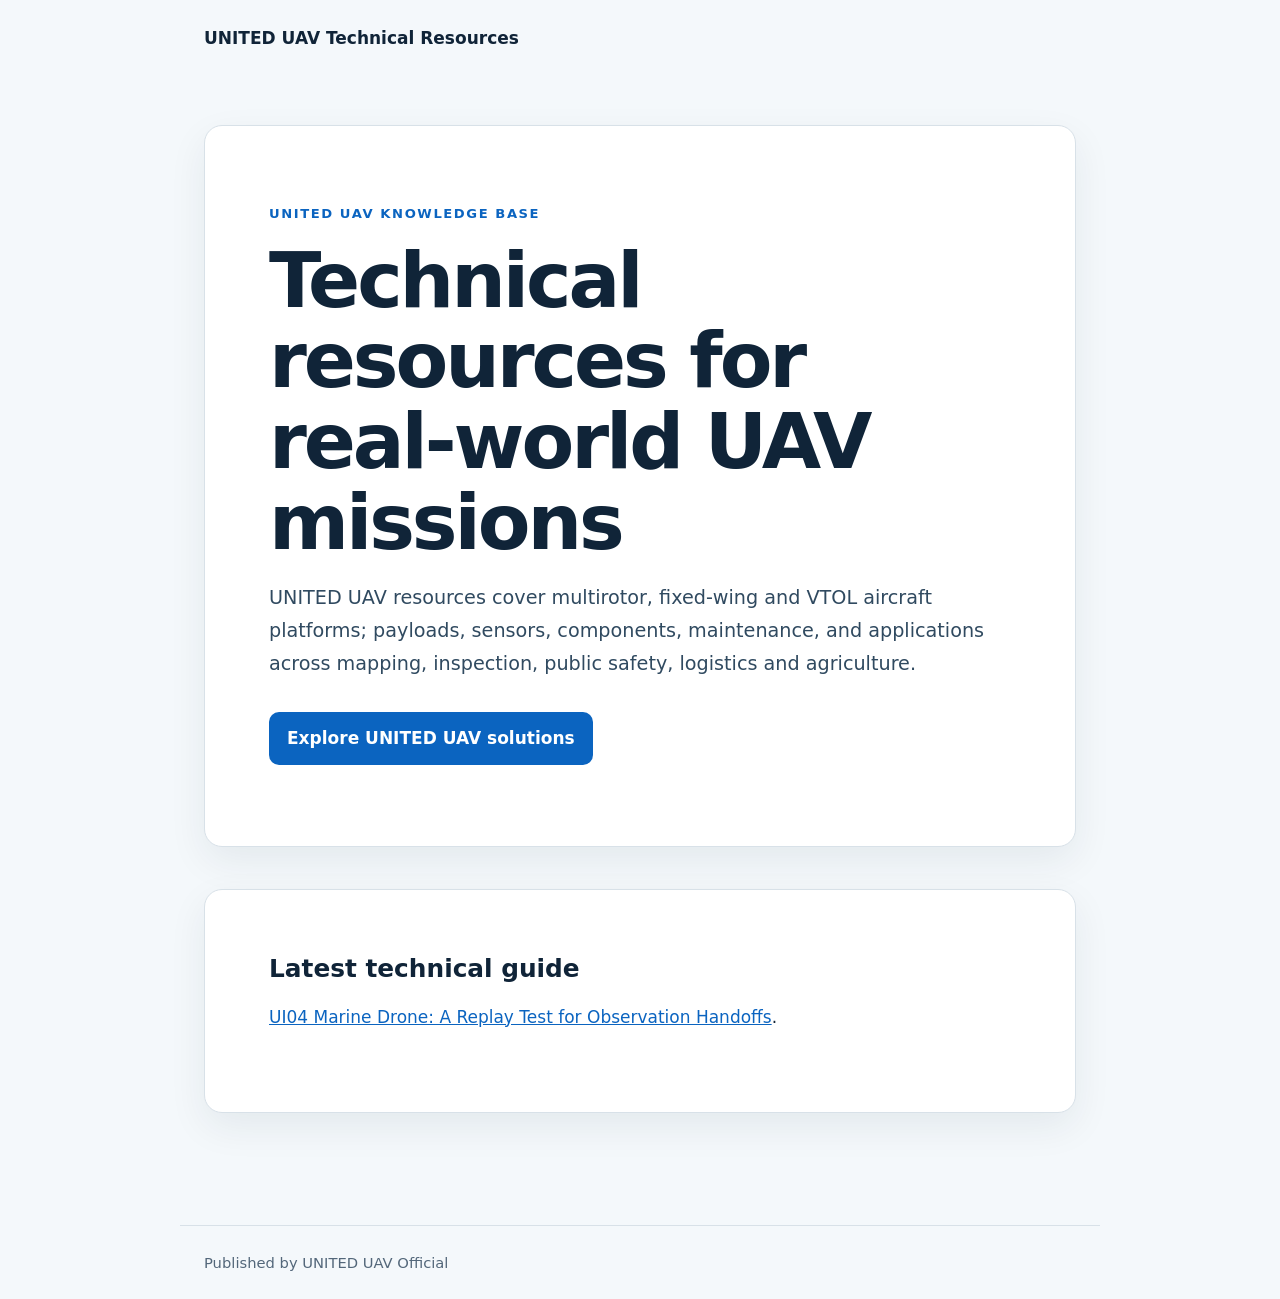
<file: index.html>
<!doctype html>
<html lang="en">
<head>
  <meta charset="utf-8">
  <meta name="viewport" content="width=device-width, initial-scale=1">
  <title>UNITED UAV Technical Resources, Product Guides &amp; Integration Notes</title>
  <meta name="description" content="Technical resources for UAV platforms, payloads, sensors, components, applications, operation, integration and maintenance from UNITED UAV.">
  <meta name="robots" content="index,follow">
  <link rel="canonical" href="https://united-uav.github.io/">
  <link rel="stylesheet" href="assets/styles.css">
</head>
<body>
  <header class="site-header"><a href="./">UNITED UAV Technical Resources</a></header>
  <main>
    <section class="hero">
      <p class="eyebrow">UNITED UAV knowledge base</p>
      <h1>Technical resources for real-world UAV missions</h1>
      <p class="lede">UNITED UAV resources cover multirotor, fixed-wing and VTOL aircraft platforms; payloads, sensors, components, maintenance, and applications across mapping, inspection, public safety, logistics and agriculture.</p>
      <p class="cta"><a href="https://store.uniteduav.com/">Explore UNITED UAV solutions</a></p>
    </section>
    <section>
      <h2>Latest technical guide</h2>
      <p><a href="https://united-uav.github.io/guides/ui04-marine-drone-observation-handoff-replay/">UI04 Marine Drone: A Replay Test for Observation Handoffs</a>.</p>
    </section>
  </main>
  <footer>Published by UNITED UAV Official</footer>
</body>
</html>
</file>
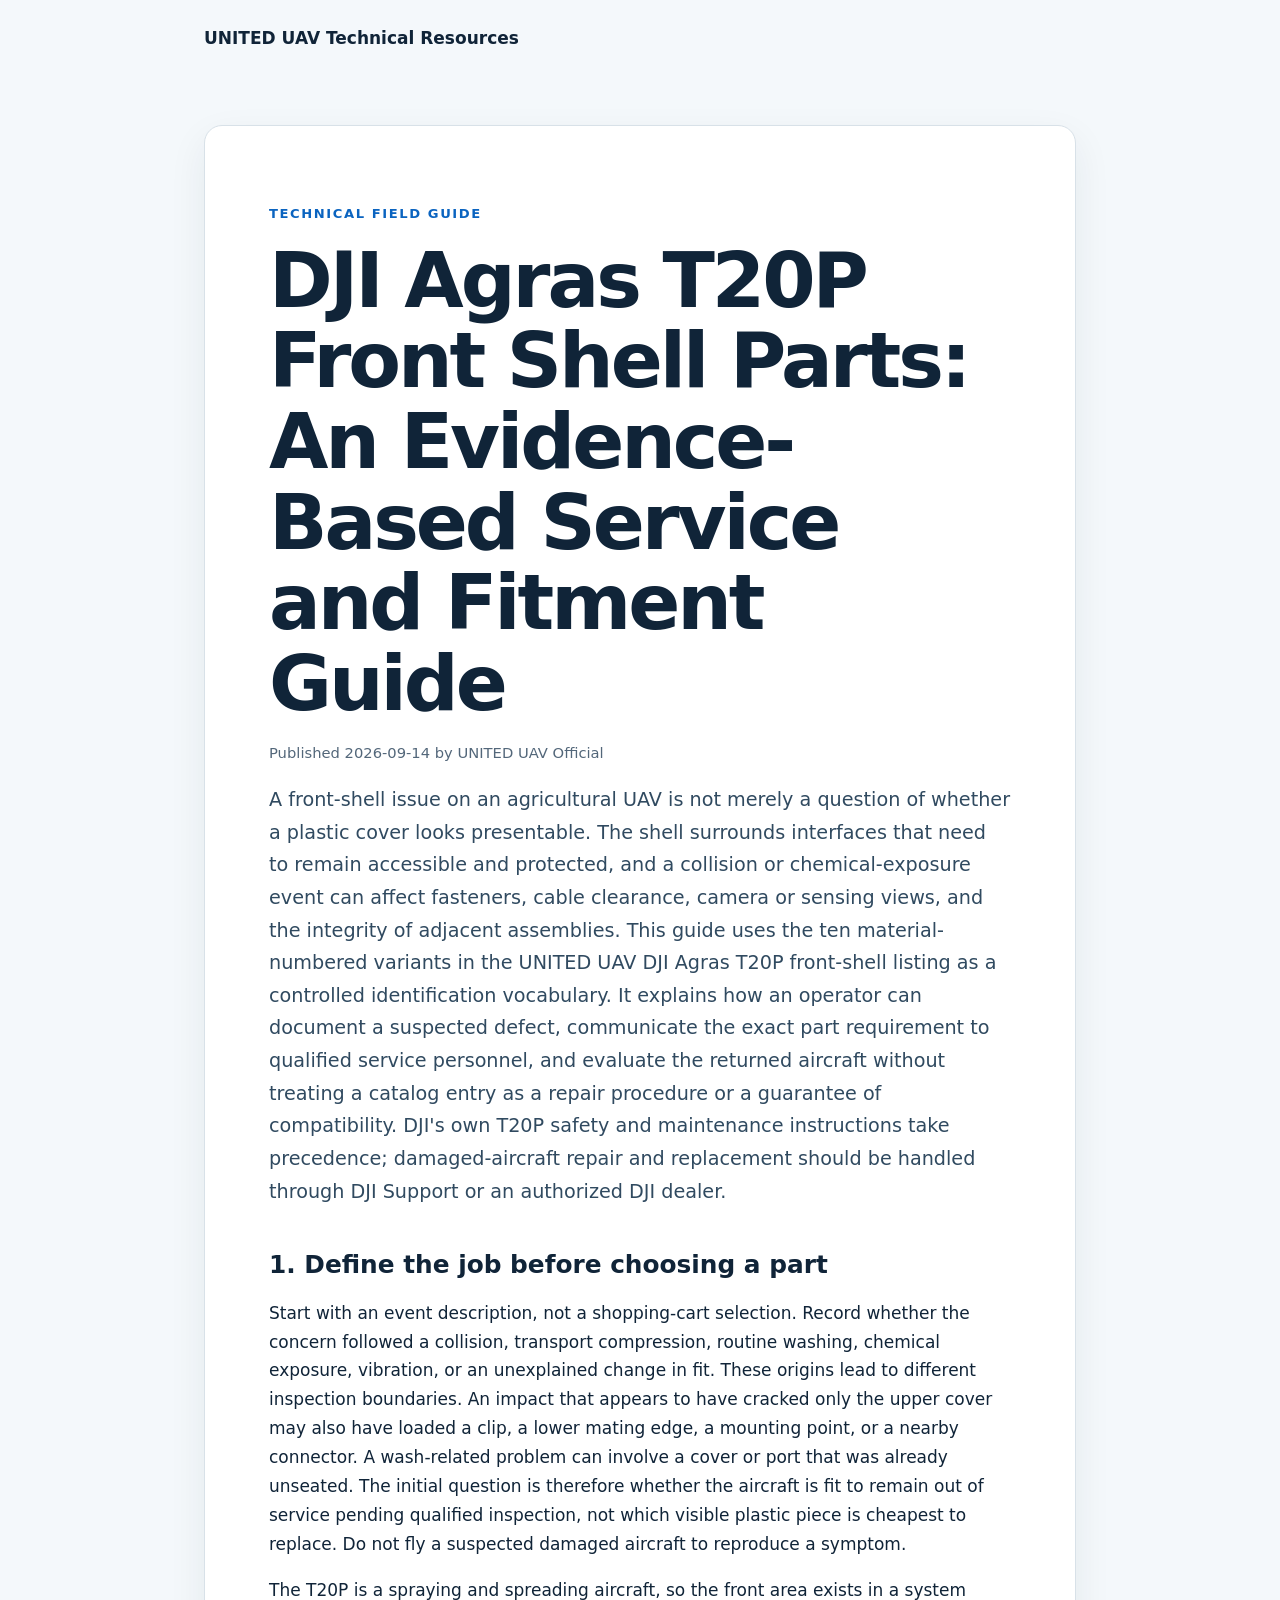
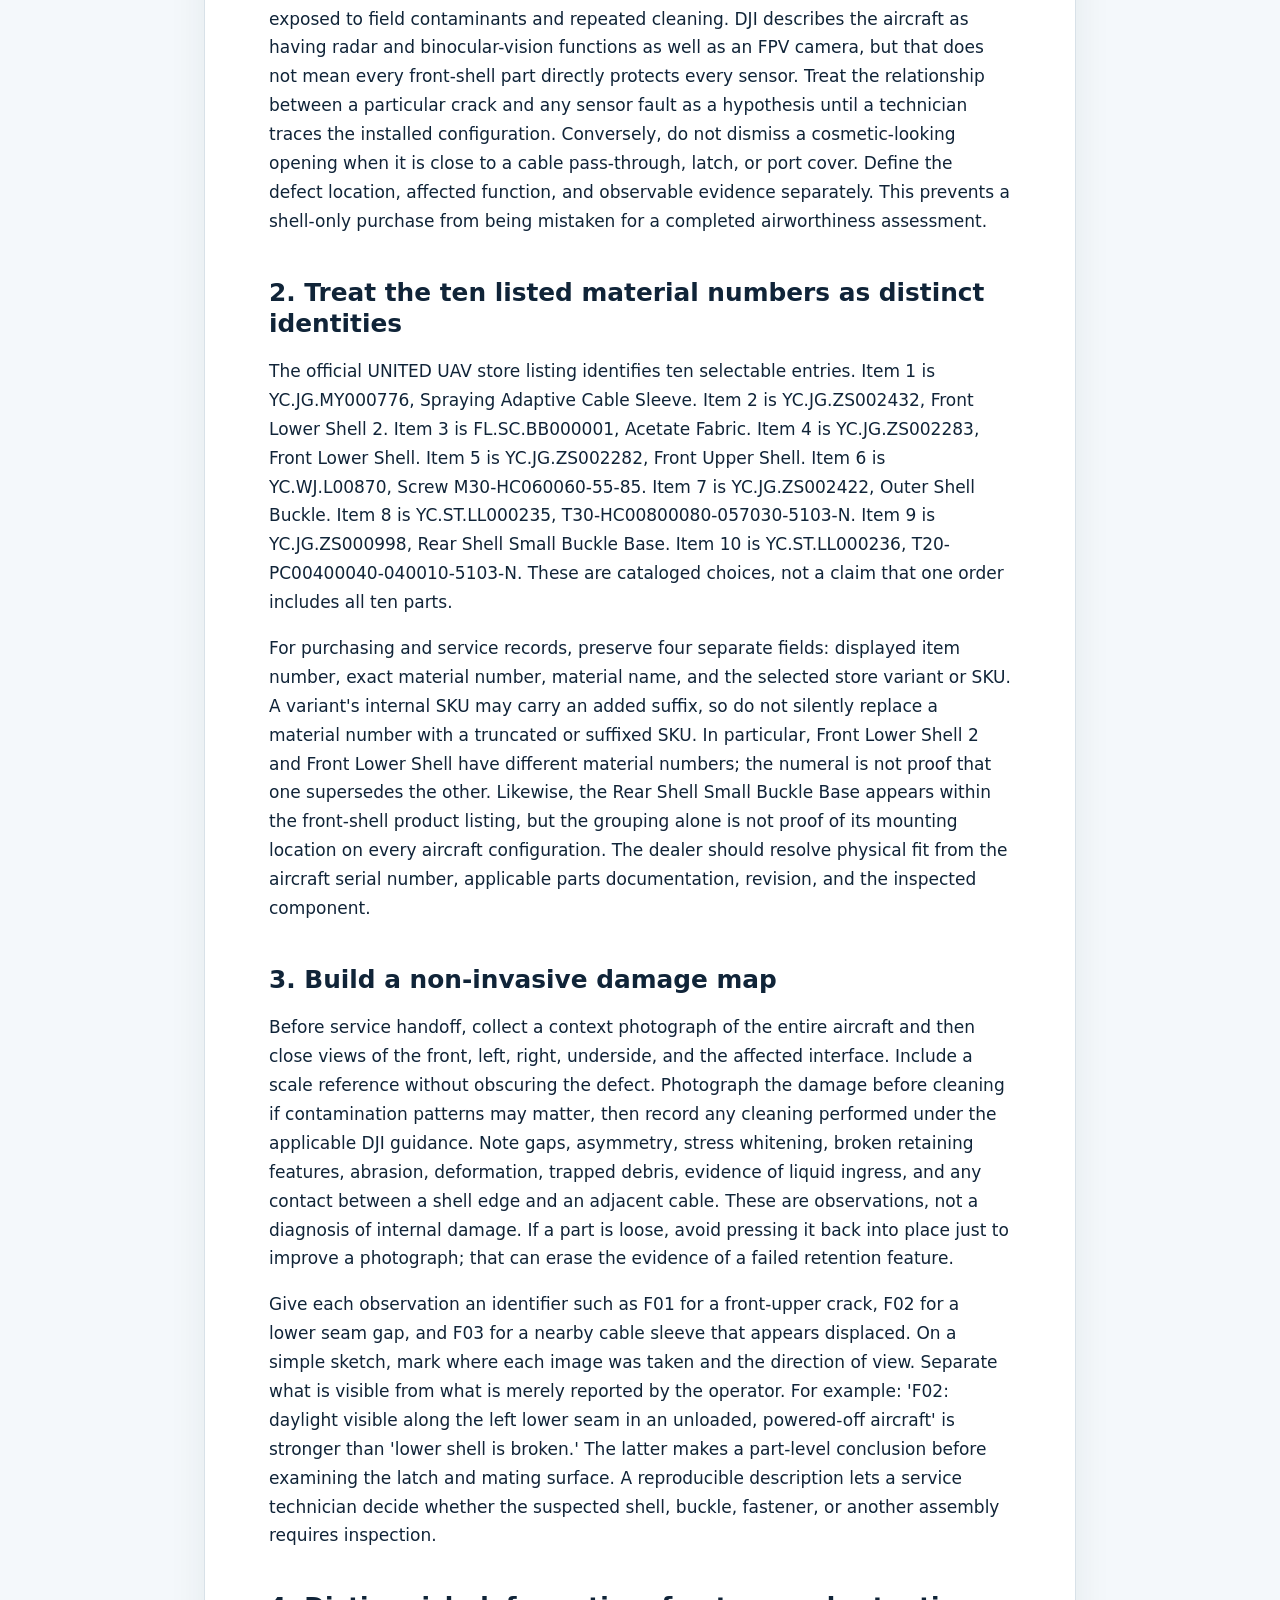
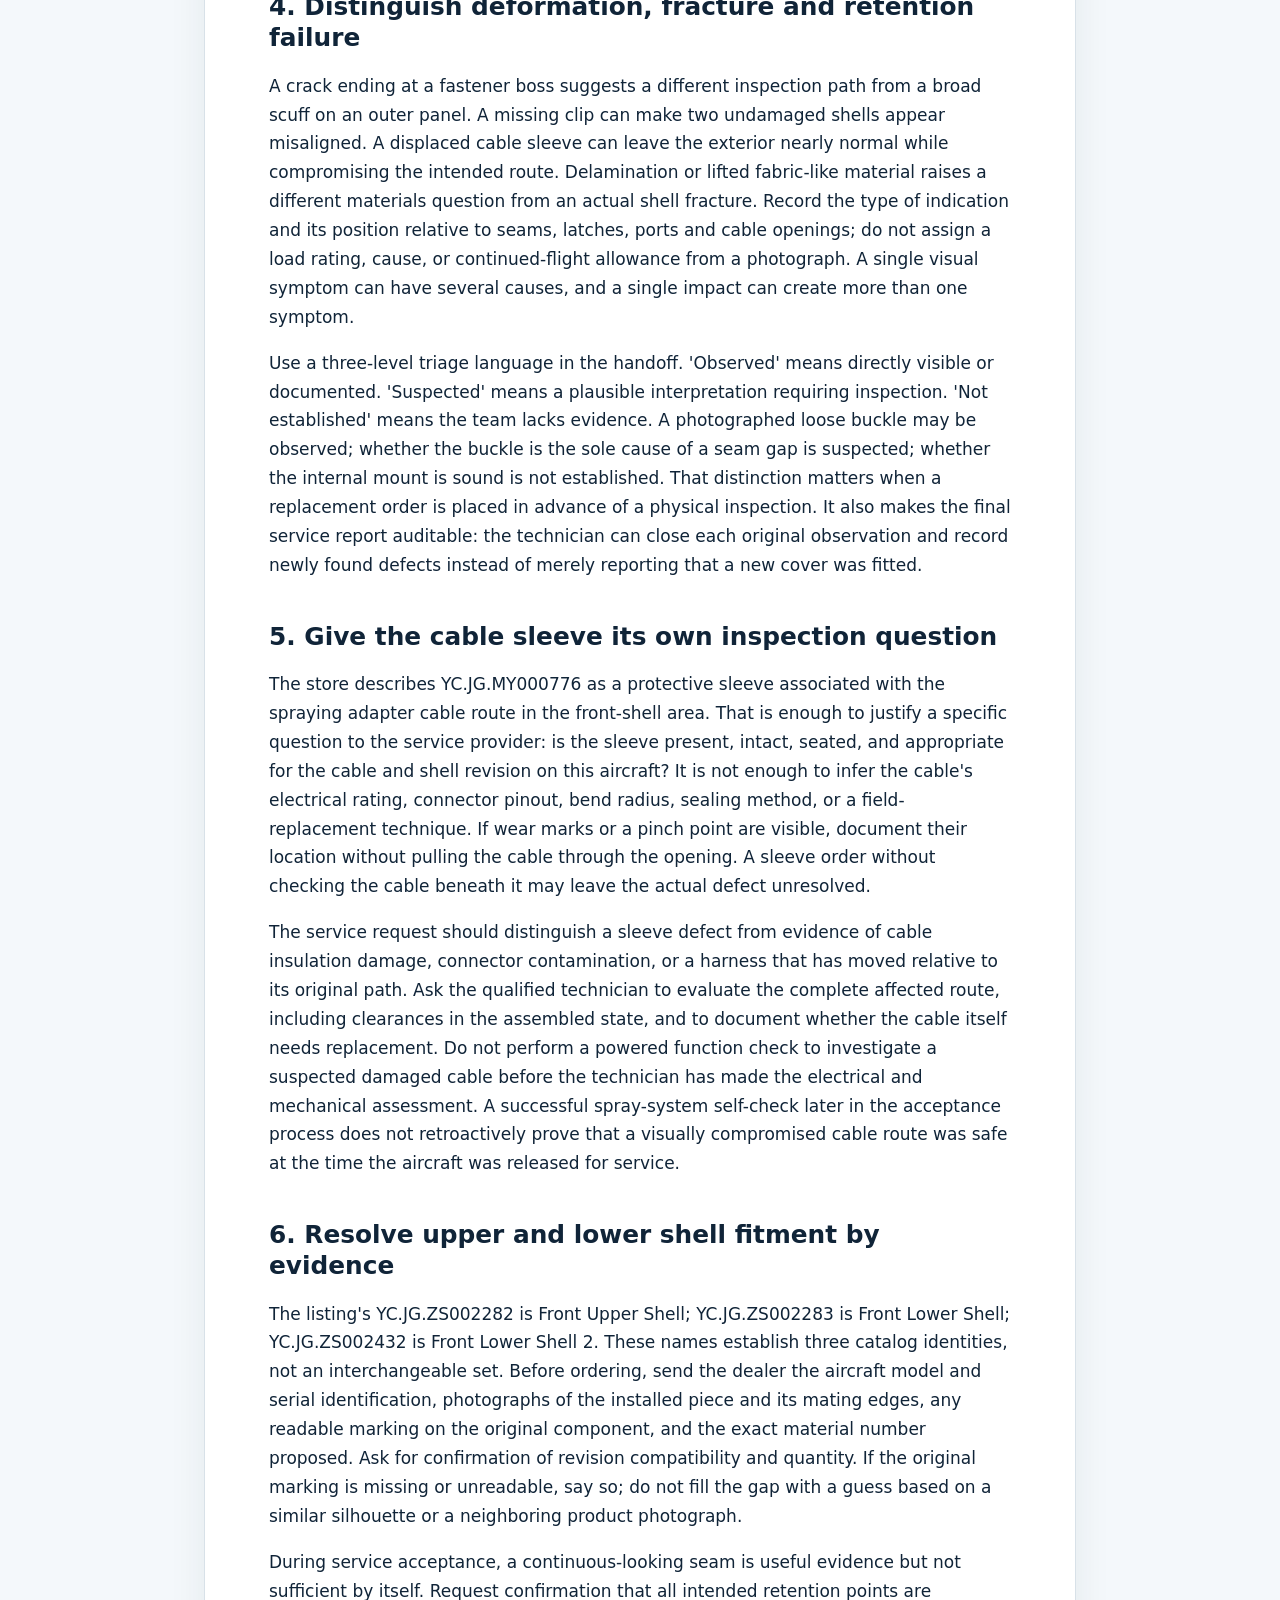
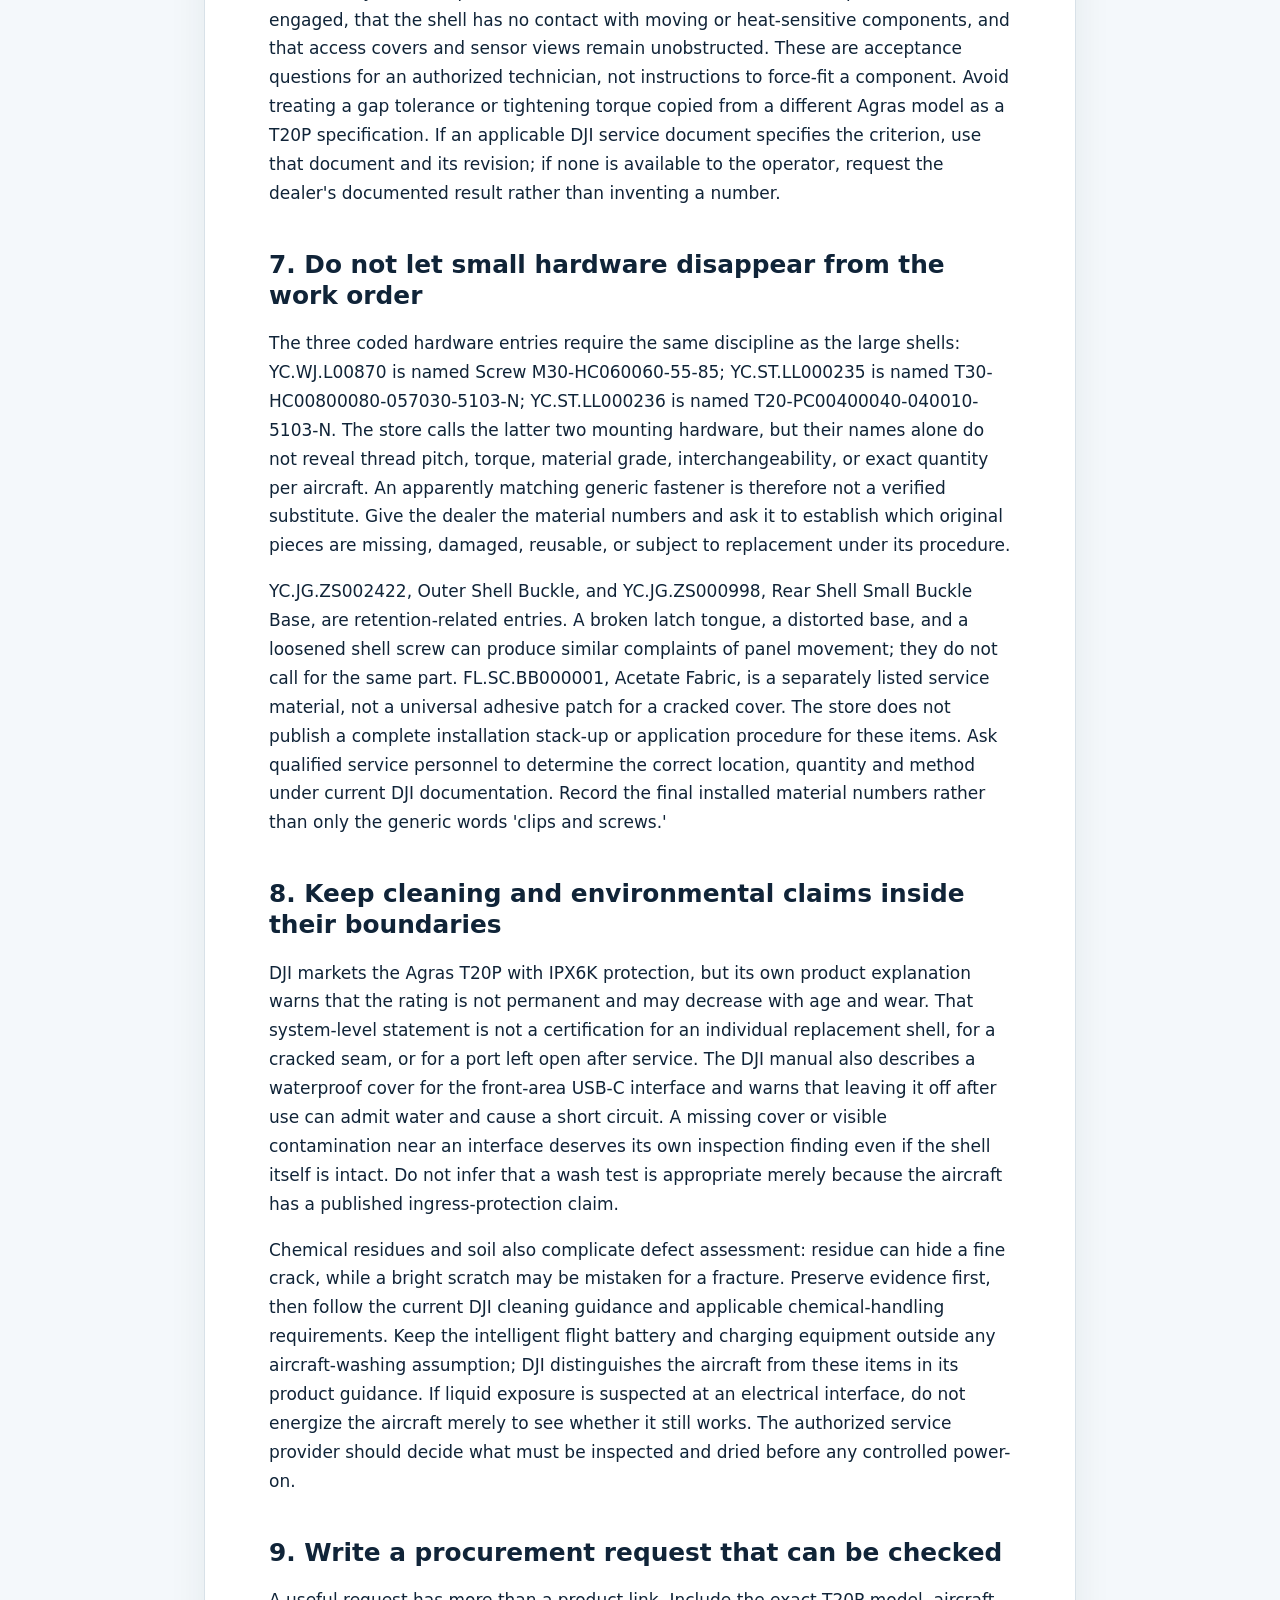
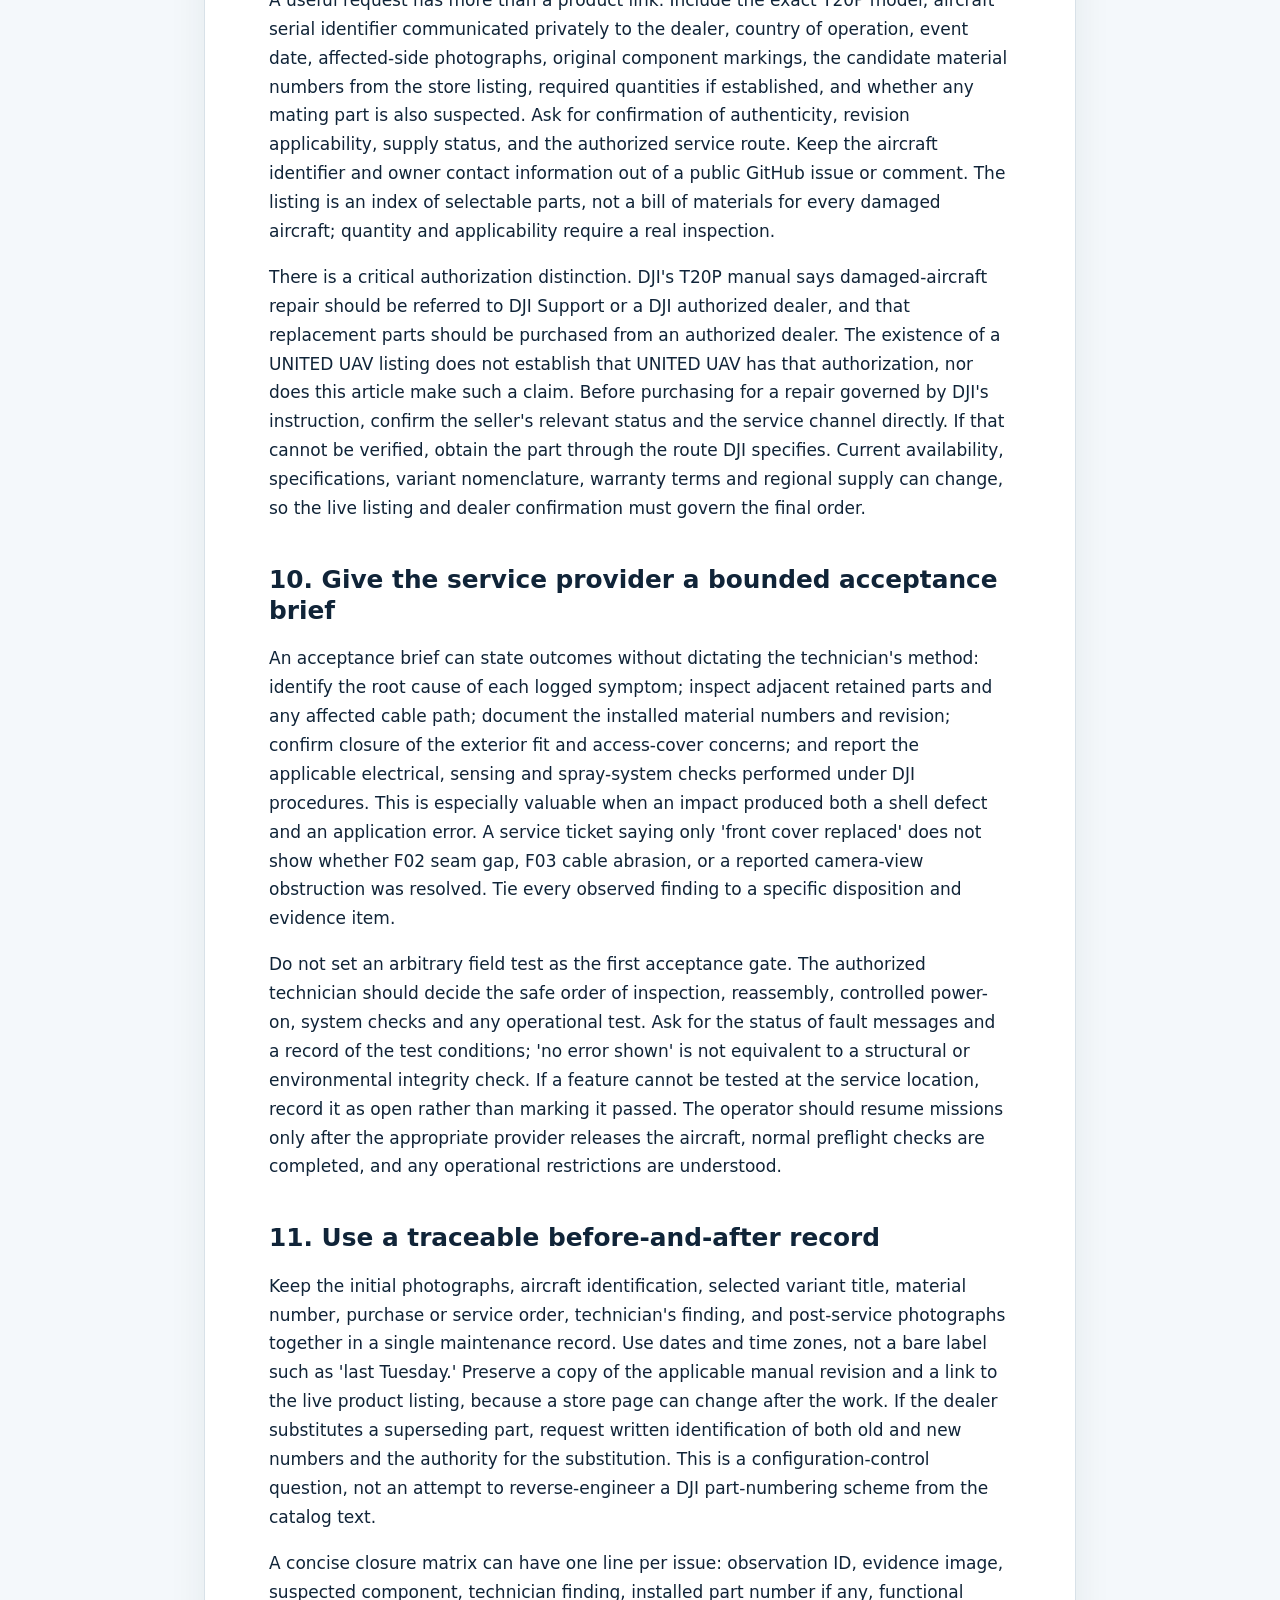
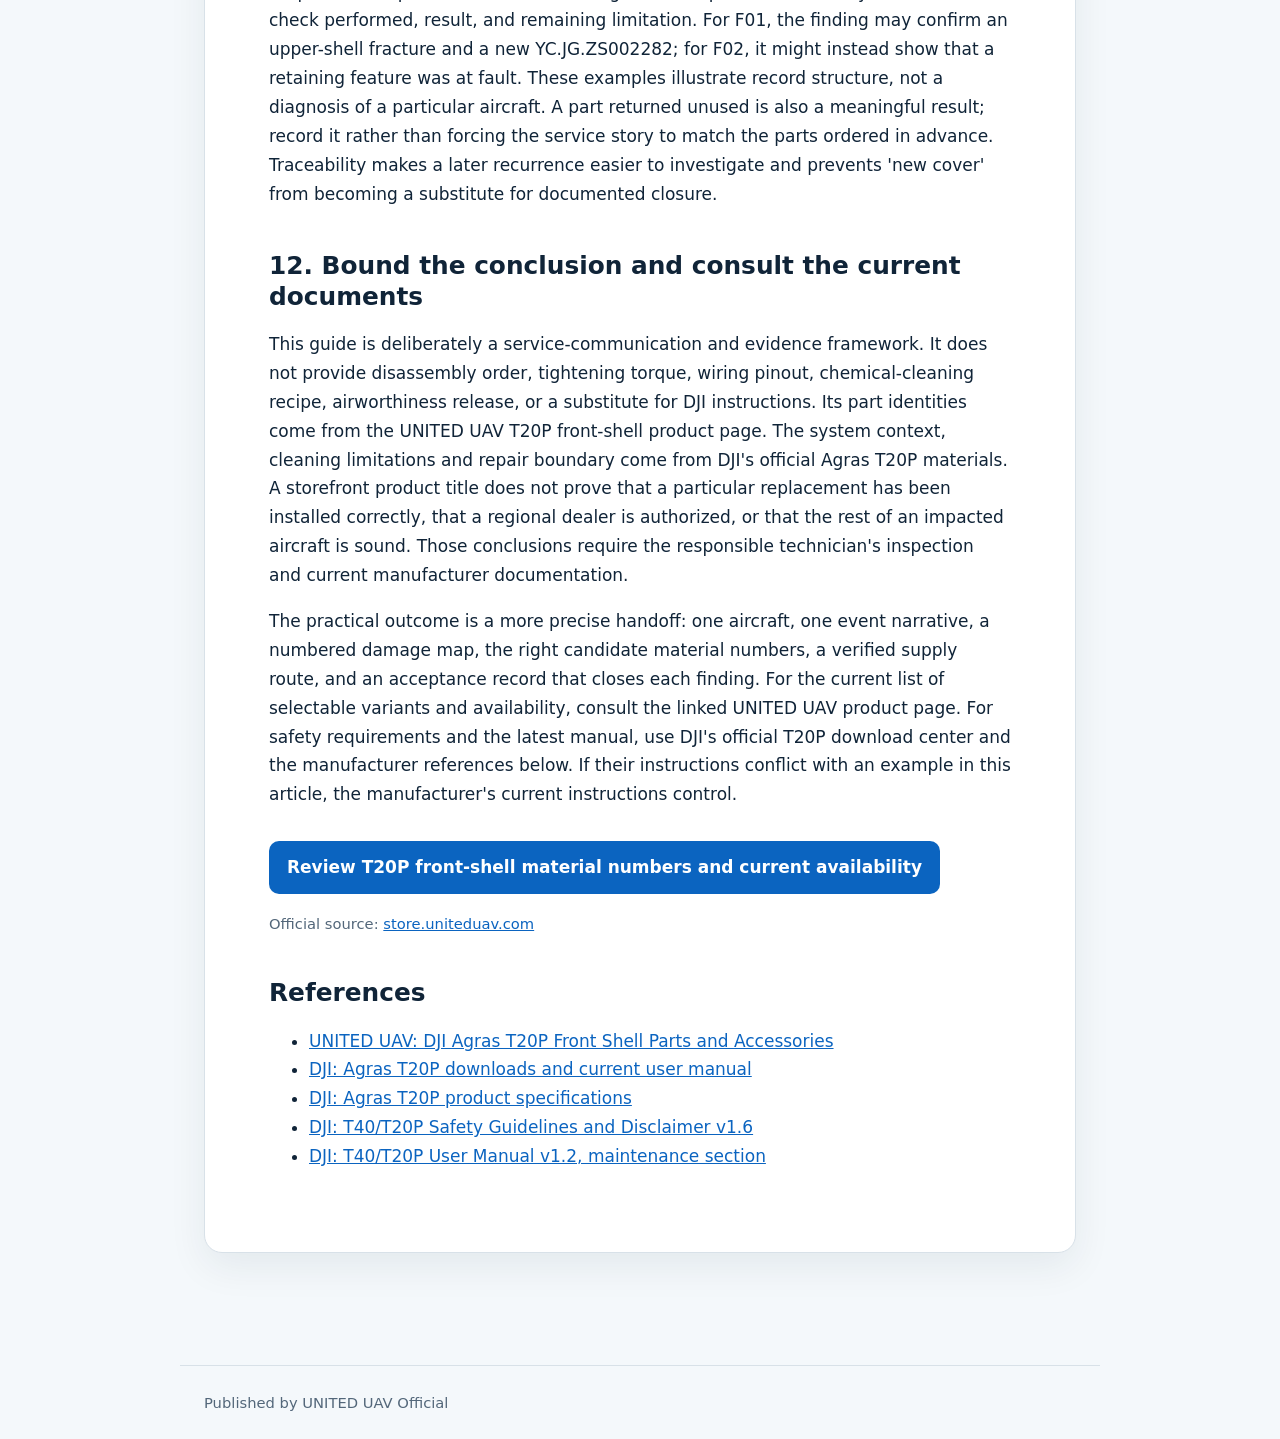
<file: guides/dji-agras-t20p-front-shell-parts-service-fitment-guide/index.html>
<!doctype html>
<html lang="en">
<head>
  <meta charset="utf-8">
  <meta name="viewport" content="width=device-width, initial-scale=1">
  <title>DJI Agras T20P Front Shell Parts: An Evidence-Based Service and Fitment Guide | UNITED UAV</title>
  <meta name="description" content="A technical guide to identifying T20P front-shell material numbers, documenting damage, specifying replacement parts and accepting authorized service.">
  <meta name="robots" content="index,follow">
  <link rel="canonical" href="https://united-uav.github.io/guides/dji-agras-t20p-front-shell-parts-service-fitment-guide/">
  <link rel="stylesheet" href="../../assets/styles.css">
</head>
<body data-publication-digest="faa5cc0addc13b29fe219cdc91f055c0b6278e42b7134b18e975e3f4e4eeba06">
  <header class="site-header"><a href="../../">UNITED UAV Technical Resources</a></header>
  <main>
    <article>
      <p class="eyebrow">Technical field guide</p>
      <h1>DJI Agras T20P Front Shell Parts: An Evidence-Based Service and Fitment Guide</h1>
      <p class="meta">Published 2026-09-14 by UNITED UAV Official</p>
      <p class="lede">A front-shell issue on an agricultural UAV is not merely a question of whether a plastic cover looks presentable. The shell surrounds interfaces that need to remain accessible and protected, and a collision or chemical-exposure event can affect fasteners, cable clearance, camera or sensing views, and the integrity of adjacent assemblies. This guide uses the ten material-numbered variants in the UNITED UAV DJI Agras T20P front-shell listing as a controlled identification vocabulary. It explains how an operator can document a suspected defect, communicate the exact part requirement to qualified service personnel, and evaluate the returned aircraft without treating a catalog entry as a repair procedure or a guarantee of compatibility. DJI&#39;s own T20P safety and maintenance instructions take precedence; damaged-aircraft repair and replacement should be handled through DJI Support or an authorized DJI dealer.</p>
      <section>
        <h2>1. Define the job before choosing a part</h2>
        <p>Start with an event description, not a shopping-cart selection. Record whether the concern followed a collision, transport compression, routine washing, chemical exposure, vibration, or an unexplained change in fit. These origins lead to different inspection boundaries. An impact that appears to have cracked only the upper cover may also have loaded a clip, a lower mating edge, a mounting point, or a nearby connector. A wash-related problem can involve a cover or port that was already unseated. The initial question is therefore whether the aircraft is fit to remain out of service pending qualified inspection, not which visible plastic piece is cheapest to replace. Do not fly a suspected damaged aircraft to reproduce a symptom.</p>
        <p>The T20P is a spraying and spreading aircraft, so the front area exists in a system exposed to field contaminants and repeated cleaning. DJI describes the aircraft as having radar and binocular-vision functions as well as an FPV camera, but that does not mean every front-shell part directly protects every sensor. Treat the relationship between a particular crack and any sensor fault as a hypothesis until a technician traces the installed configuration. Conversely, do not dismiss a cosmetic-looking opening when it is close to a cable pass-through, latch, or port cover. Define the defect location, affected function, and observable evidence separately. This prevents a shell-only purchase from being mistaken for a completed airworthiness assessment.</p>
      </section>
      <section>
        <h2>2. Treat the ten listed material numbers as distinct identities</h2>
        <p>The official UNITED UAV store listing identifies ten selectable entries. Item 1 is YC.JG.MY000776, Spraying Adaptive Cable Sleeve. Item 2 is YC.JG.ZS002432, Front Lower Shell 2. Item 3 is FL.SC.BB000001, Acetate Fabric. Item 4 is YC.JG.ZS002283, Front Lower Shell. Item 5 is YC.JG.ZS002282, Front Upper Shell. Item 6 is YC.WJ.L00870, Screw M30-HC060060-55-85. Item 7 is YC.JG.ZS002422, Outer Shell Buckle. Item 8 is YC.ST.LL000235, T30-HC00800080-057030-5103-N. Item 9 is YC.JG.ZS000998, Rear Shell Small Buckle Base. Item 10 is YC.ST.LL000236, T20-PC00400040-040010-5103-N. These are cataloged choices, not a claim that one order includes all ten parts.</p>
        <p>For purchasing and service records, preserve four separate fields: displayed item number, exact material number, material name, and the selected store variant or SKU. A variant&#39;s internal SKU may carry an added suffix, so do not silently replace a material number with a truncated or suffixed SKU. In particular, Front Lower Shell 2 and Front Lower Shell have different material numbers; the numeral is not proof that one supersedes the other. Likewise, the Rear Shell Small Buckle Base appears within the front-shell product listing, but the grouping alone is not proof of its mounting location on every aircraft configuration. The dealer should resolve physical fit from the aircraft serial number, applicable parts documentation, revision, and the inspected component.</p>
      </section>
      <section>
        <h2>3. Build a non-invasive damage map</h2>
        <p>Before service handoff, collect a context photograph of the entire aircraft and then close views of the front, left, right, underside, and the affected interface. Include a scale reference without obscuring the defect. Photograph the damage before cleaning if contamination patterns may matter, then record any cleaning performed under the applicable DJI guidance. Note gaps, asymmetry, stress whitening, broken retaining features, abrasion, deformation, trapped debris, evidence of liquid ingress, and any contact between a shell edge and an adjacent cable. These are observations, not a diagnosis of internal damage. If a part is loose, avoid pressing it back into place just to improve a photograph; that can erase the evidence of a failed retention feature.</p>
        <p>Give each observation an identifier such as F01 for a front-upper crack, F02 for a lower seam gap, and F03 for a nearby cable sleeve that appears displaced. On a simple sketch, mark where each image was taken and the direction of view. Separate what is visible from what is merely reported by the operator. For example: &#39;F02: daylight visible along the left lower seam in an unloaded, powered-off aircraft&#39; is stronger than &#39;lower shell is broken.&#39; The latter makes a part-level conclusion before examining the latch and mating surface. A reproducible description lets a service technician decide whether the suspected shell, buckle, fastener, or another assembly requires inspection.</p>
      </section>
      <section>
        <h2>4. Distinguish deformation, fracture and retention failure</h2>
        <p>A crack ending at a fastener boss suggests a different inspection path from a broad scuff on an outer panel. A missing clip can make two undamaged shells appear misaligned. A displaced cable sleeve can leave the exterior nearly normal while compromising the intended route. Delamination or lifted fabric-like material raises a different materials question from an actual shell fracture. Record the type of indication and its position relative to seams, latches, ports and cable openings; do not assign a load rating, cause, or continued-flight allowance from a photograph. A single visual symptom can have several causes, and a single impact can create more than one symptom.</p>
        <p>Use a three-level triage language in the handoff. &#39;Observed&#39; means directly visible or documented. &#39;Suspected&#39; means a plausible interpretation requiring inspection. &#39;Not established&#39; means the team lacks evidence. A photographed loose buckle may be observed; whether the buckle is the sole cause of a seam gap is suspected; whether the internal mount is sound is not established. That distinction matters when a replacement order is placed in advance of a physical inspection. It also makes the final service report auditable: the technician can close each original observation and record newly found defects instead of merely reporting that a new cover was fitted.</p>
      </section>
      <section>
        <h2>5. Give the cable sleeve its own inspection question</h2>
        <p>The store describes YC.JG.MY000776 as a protective sleeve associated with the spraying adapter cable route in the front-shell area. That is enough to justify a specific question to the service provider: is the sleeve present, intact, seated, and appropriate for the cable and shell revision on this aircraft? It is not enough to infer the cable&#39;s electrical rating, connector pinout, bend radius, sealing method, or a field-replacement technique. If wear marks or a pinch point are visible, document their location without pulling the cable through the opening. A sleeve order without checking the cable beneath it may leave the actual defect unresolved.</p>
        <p>The service request should distinguish a sleeve defect from evidence of cable insulation damage, connector contamination, or a harness that has moved relative to its original path. Ask the qualified technician to evaluate the complete affected route, including clearances in the assembled state, and to document whether the cable itself needs replacement. Do not perform a powered function check to investigate a suspected damaged cable before the technician has made the electrical and mechanical assessment. A successful spray-system self-check later in the acceptance process does not retroactively prove that a visually compromised cable route was safe at the time the aircraft was released for service.</p>
      </section>
      <section>
        <h2>6. Resolve upper and lower shell fitment by evidence</h2>
        <p>The listing&#39;s YC.JG.ZS002282 is Front Upper Shell; YC.JG.ZS002283 is Front Lower Shell; YC.JG.ZS002432 is Front Lower Shell 2. These names establish three catalog identities, not an interchangeable set. Before ordering, send the dealer the aircraft model and serial identification, photographs of the installed piece and its mating edges, any readable marking on the original component, and the exact material number proposed. Ask for confirmation of revision compatibility and quantity. If the original marking is missing or unreadable, say so; do not fill the gap with a guess based on a similar silhouette or a neighboring product photograph.</p>
        <p>During service acceptance, a continuous-looking seam is useful evidence but not sufficient by itself. Request confirmation that all intended retention points are engaged, that the shell has no contact with moving or heat-sensitive components, and that access covers and sensor views remain unobstructed. These are acceptance questions for an authorized technician, not instructions to force-fit a component. Avoid treating a gap tolerance or tightening torque copied from a different Agras model as a T20P specification. If an applicable DJI service document specifies the criterion, use that document and its revision; if none is available to the operator, request the dealer&#39;s documented result rather than inventing a number.</p>
      </section>
      <section>
        <h2>7. Do not let small hardware disappear from the work order</h2>
        <p>The three coded hardware entries require the same discipline as the large shells: YC.WJ.L00870 is named Screw M30-HC060060-55-85; YC.ST.LL000235 is named T30-HC00800080-057030-5103-N; YC.ST.LL000236 is named T20-PC00400040-040010-5103-N. The store calls the latter two mounting hardware, but their names alone do not reveal thread pitch, torque, material grade, interchangeability, or exact quantity per aircraft. An apparently matching generic fastener is therefore not a verified substitute. Give the dealer the material numbers and ask it to establish which original pieces are missing, damaged, reusable, or subject to replacement under its procedure.</p>
        <p>YC.JG.ZS002422, Outer Shell Buckle, and YC.JG.ZS000998, Rear Shell Small Buckle Base, are retention-related entries. A broken latch tongue, a distorted base, and a loosened shell screw can produce similar complaints of panel movement; they do not call for the same part. FL.SC.BB000001, Acetate Fabric, is a separately listed service material, not a universal adhesive patch for a cracked cover. The store does not publish a complete installation stack-up or application procedure for these items. Ask qualified service personnel to determine the correct location, quantity and method under current DJI documentation. Record the final installed material numbers rather than only the generic words &#39;clips and screws.&#39;</p>
      </section>
      <section>
        <h2>8. Keep cleaning and environmental claims inside their boundaries</h2>
        <p>DJI markets the Agras T20P with IPX6K protection, but its own product explanation warns that the rating is not permanent and may decrease with age and wear. That system-level statement is not a certification for an individual replacement shell, for a cracked seam, or for a port left open after service. The DJI manual also describes a waterproof cover for the front-area USB-C interface and warns that leaving it off after use can admit water and cause a short circuit. A missing cover or visible contamination near an interface deserves its own inspection finding even if the shell itself is intact. Do not infer that a wash test is appropriate merely because the aircraft has a published ingress-protection claim.</p>
        <p>Chemical residues and soil also complicate defect assessment: residue can hide a fine crack, while a bright scratch may be mistaken for a fracture. Preserve evidence first, then follow the current DJI cleaning guidance and applicable chemical-handling requirements. Keep the intelligent flight battery and charging equipment outside any aircraft-washing assumption; DJI distinguishes the aircraft from these items in its product guidance. If liquid exposure is suspected at an electrical interface, do not energize the aircraft merely to see whether it still works. The authorized service provider should decide what must be inspected and dried before any controlled power-on.</p>
      </section>
      <section>
        <h2>9. Write a procurement request that can be checked</h2>
        <p>A useful request has more than a product link. Include the exact T20P model, aircraft serial identifier communicated privately to the dealer, country of operation, event date, affected-side photographs, original component markings, the candidate material numbers from the store listing, required quantities if established, and whether any mating part is also suspected. Ask for confirmation of authenticity, revision applicability, supply status, and the authorized service route. Keep the aircraft identifier and owner contact information out of a public GitHub issue or comment. The listing is an index of selectable parts, not a bill of materials for every damaged aircraft; quantity and applicability require a real inspection.</p>
        <p>There is a critical authorization distinction. DJI&#39;s T20P manual says damaged-aircraft repair should be referred to DJI Support or a DJI authorized dealer, and that replacement parts should be purchased from an authorized dealer. The existence of a UNITED UAV listing does not establish that UNITED UAV has that authorization, nor does this article make such a claim. Before purchasing for a repair governed by DJI&#39;s instruction, confirm the seller&#39;s relevant status and the service channel directly. If that cannot be verified, obtain the part through the route DJI specifies. Current availability, specifications, variant nomenclature, warranty terms and regional supply can change, so the live listing and dealer confirmation must govern the final order.</p>
      </section>
      <section>
        <h2>10. Give the service provider a bounded acceptance brief</h2>
        <p>An acceptance brief can state outcomes without dictating the technician&#39;s method: identify the root cause of each logged symptom; inspect adjacent retained parts and any affected cable path; document the installed material numbers and revision; confirm closure of the exterior fit and access-cover concerns; and report the applicable electrical, sensing and spray-system checks performed under DJI procedures. This is especially valuable when an impact produced both a shell defect and an application error. A service ticket saying only &#39;front cover replaced&#39; does not show whether F02 seam gap, F03 cable abrasion, or a reported camera-view obstruction was resolved. Tie every observed finding to a specific disposition and evidence item.</p>
        <p>Do not set an arbitrary field test as the first acceptance gate. The authorized technician should decide the safe order of inspection, reassembly, controlled power-on, system checks and any operational test. Ask for the status of fault messages and a record of the test conditions; &#39;no error shown&#39; is not equivalent to a structural or environmental integrity check. If a feature cannot be tested at the service location, record it as open rather than marking it passed. The operator should resume missions only after the appropriate provider releases the aircraft, normal preflight checks are completed, and any operational restrictions are understood.</p>
      </section>
      <section>
        <h2>11. Use a traceable before-and-after record</h2>
        <p>Keep the initial photographs, aircraft identification, selected variant title, material number, purchase or service order, technician&#39;s finding, and post-service photographs together in a single maintenance record. Use dates and time zones, not a bare label such as &#39;last Tuesday.&#39; Preserve a copy of the applicable manual revision and a link to the live product listing, because a store page can change after the work. If the dealer substitutes a superseding part, request written identification of both old and new numbers and the authority for the substitution. This is a configuration-control question, not an attempt to reverse-engineer a DJI part-numbering scheme from the catalog text.</p>
        <p>A concise closure matrix can have one line per issue: observation ID, evidence image, suspected component, technician finding, installed part number if any, functional check performed, result, and remaining limitation. For F01, the finding may confirm an upper-shell fracture and a new YC.JG.ZS002282; for F02, it might instead show that a retaining feature was at fault. These examples illustrate record structure, not a diagnosis of a particular aircraft. A part returned unused is also a meaningful result; record it rather than forcing the service story to match the parts ordered in advance. Traceability makes a later recurrence easier to investigate and prevents &#39;new cover&#39; from becoming a substitute for documented closure.</p>
      </section>
      <section>
        <h2>12. Bound the conclusion and consult the current documents</h2>
        <p>This guide is deliberately a service-communication and evidence framework. It does not provide disassembly order, tightening torque, wiring pinout, chemical-cleaning recipe, airworthiness release, or a substitute for DJI instructions. Its part identities come from the UNITED UAV T20P front-shell product page. The system context, cleaning limitations and repair boundary come from DJI&#39;s official Agras T20P materials. A storefront product title does not prove that a particular replacement has been installed correctly, that a regional dealer is authorized, or that the rest of an impacted aircraft is sound. Those conclusions require the responsible technician&#39;s inspection and current manufacturer documentation.</p>
        <p>The practical outcome is a more precise handoff: one aircraft, one event narrative, a numbered damage map, the right candidate material numbers, a verified supply route, and an acceptance record that closes each finding. For the current list of selectable variants and availability, consult the linked UNITED UAV product page. For safety requirements and the latest manual, use DJI&#39;s official T20P download center and the manufacturer references below. If their instructions conflict with an example in this article, the manufacturer&#39;s current instructions control.</p>
      </section>
      <p class="cta"><a href="https://store.uniteduav.com/products/dji-agras-t20p-front-shell-parts-accessories?utm_source=github&amp;utm_medium=referral&amp;utm_campaign=t20p_front_shell_service_guide">Review T20P front-shell material numbers and current availability</a></p>
      <p class="source">Official source: <a href="https://store.uniteduav.com/products/dji-agras-t20p-front-shell-parts-accessories">store.uniteduav.com</a></p>
      <section><h2>References</h2><ul><li><a href="https://store.uniteduav.com/products/dji-agras-t20p-front-shell-parts-accessories">UNITED UAV: DJI Agras T20P Front Shell Parts and Accessories</a></li><li><a href="https://www.dji.com/downloads/products/t20p">DJI: Agras T20P downloads and current user manual</a></li><li><a href="https://www.dji.com/t20p/specs">DJI: Agras T20P product specifications</a></li><li><a href="https://dl.djicdn.com/downloads/t40_t20p/20221021multi/T40_T20P_Disclaimer_and_Safety_Guidelines_v1.6_multi-.pdf">DJI: T40/T20P Safety Guidelines and Disclaimer v1.6</a></li><li><a href="https://dl.djicdn.com/downloads/t40_t20p/20221212/T40_T20P_User_Manual_v1.2_EN.pdf">DJI: T40/T20P User Manual v1.2, maintenance section</a></li></ul></section>
    </article>
  </main>
  <footer>Published by UNITED UAV Official</footer>
</body>
</html>
</file>
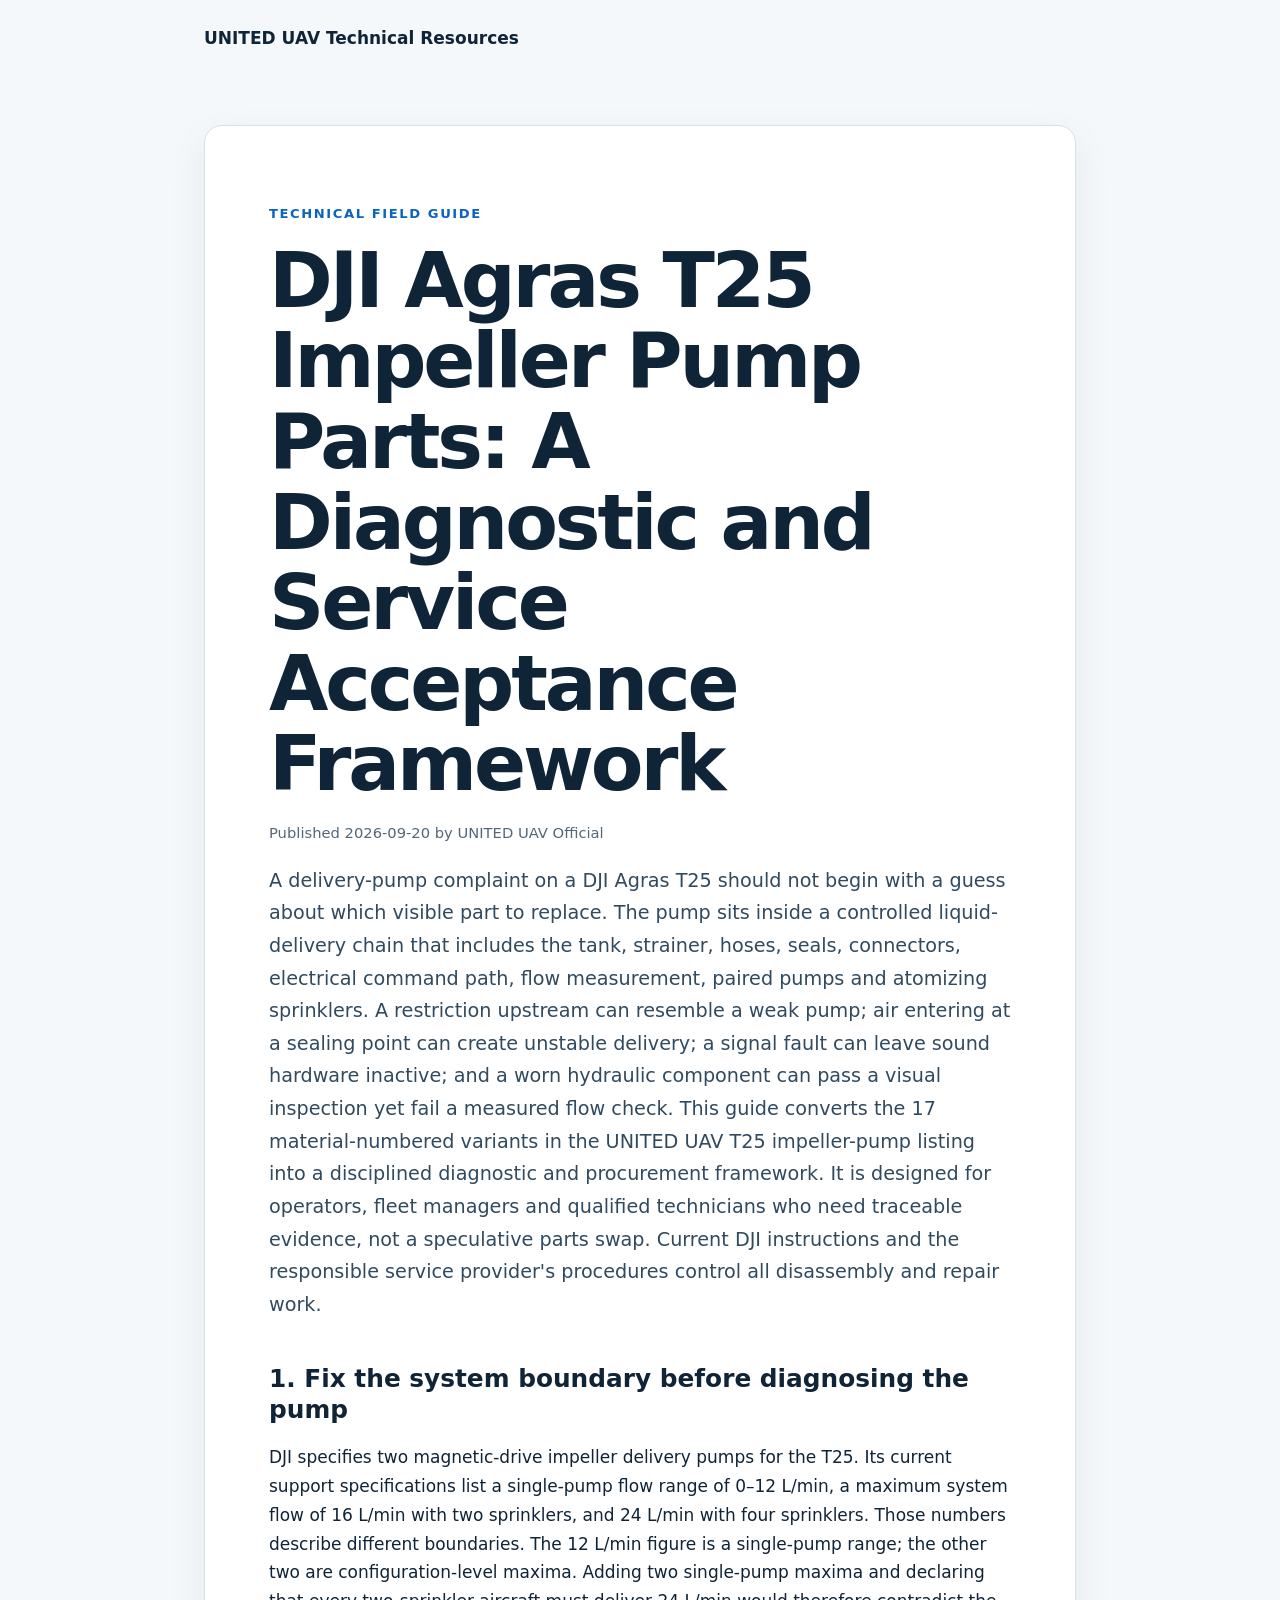
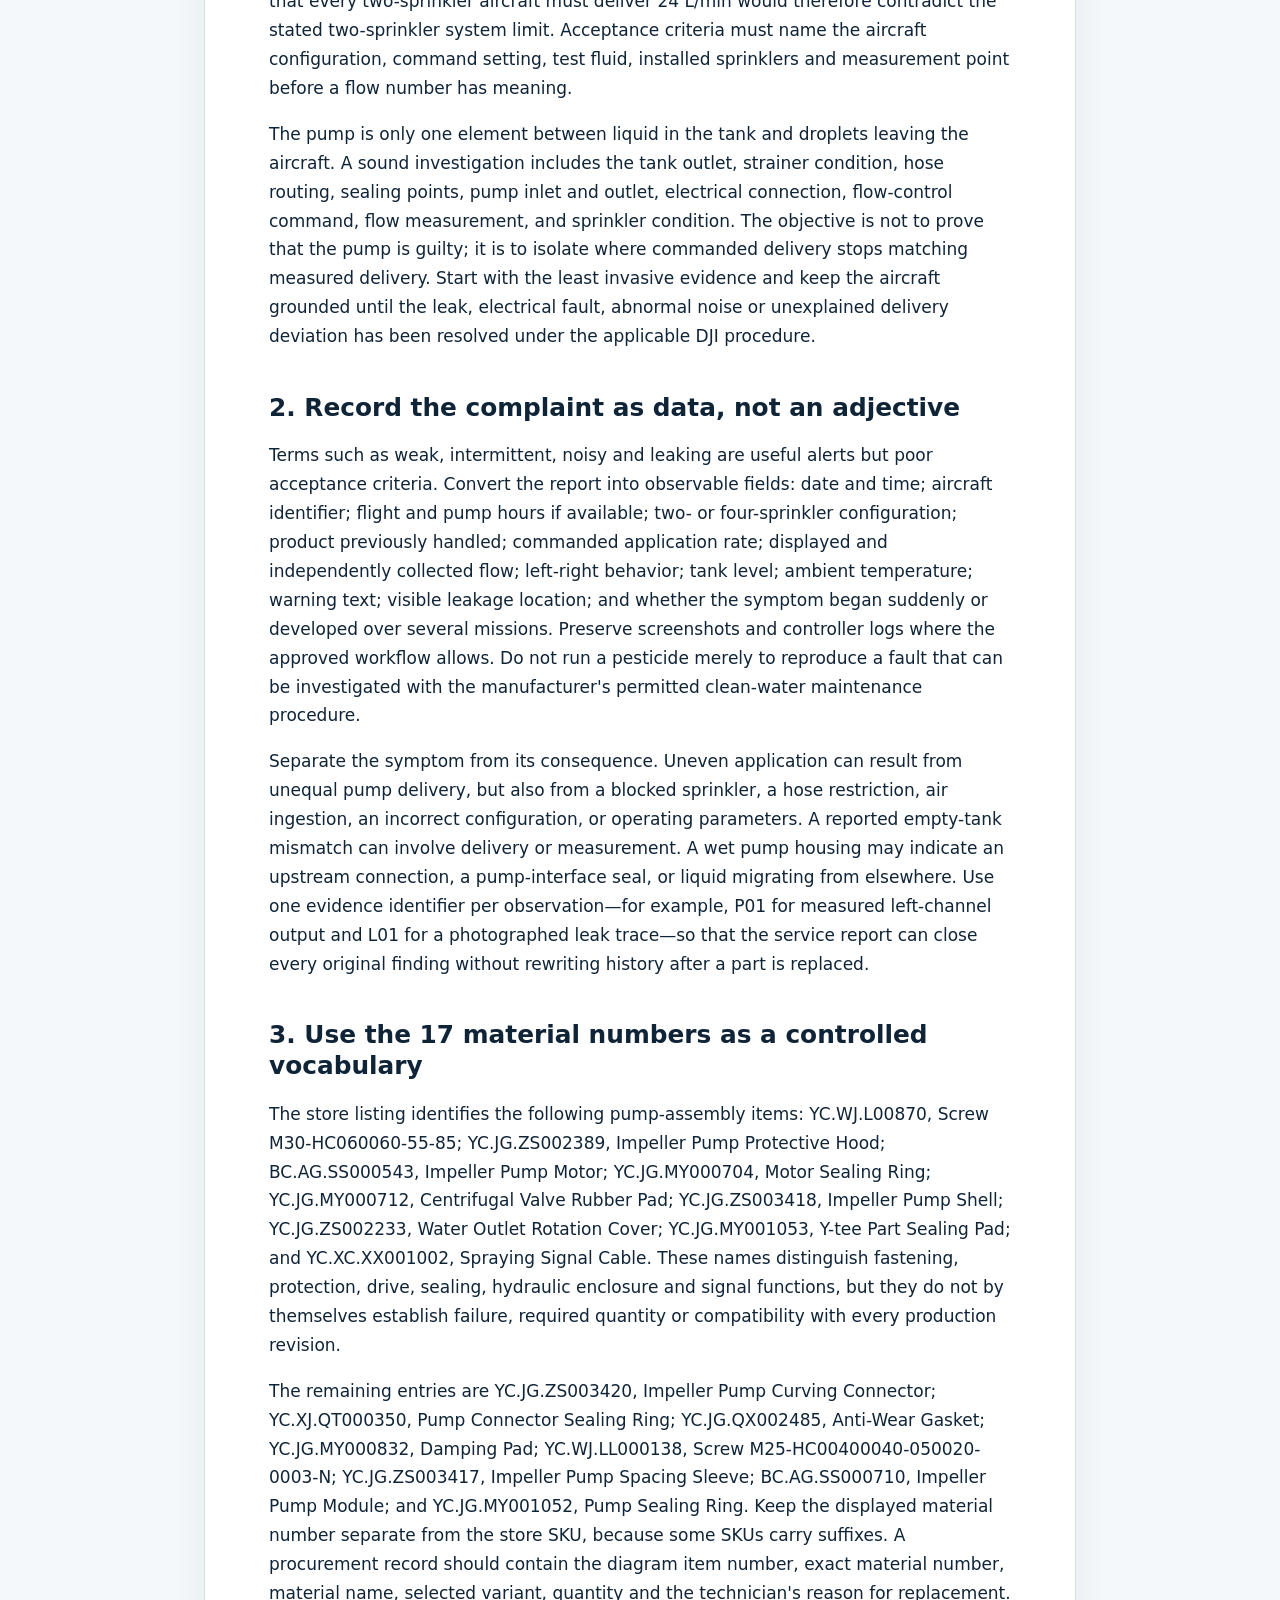
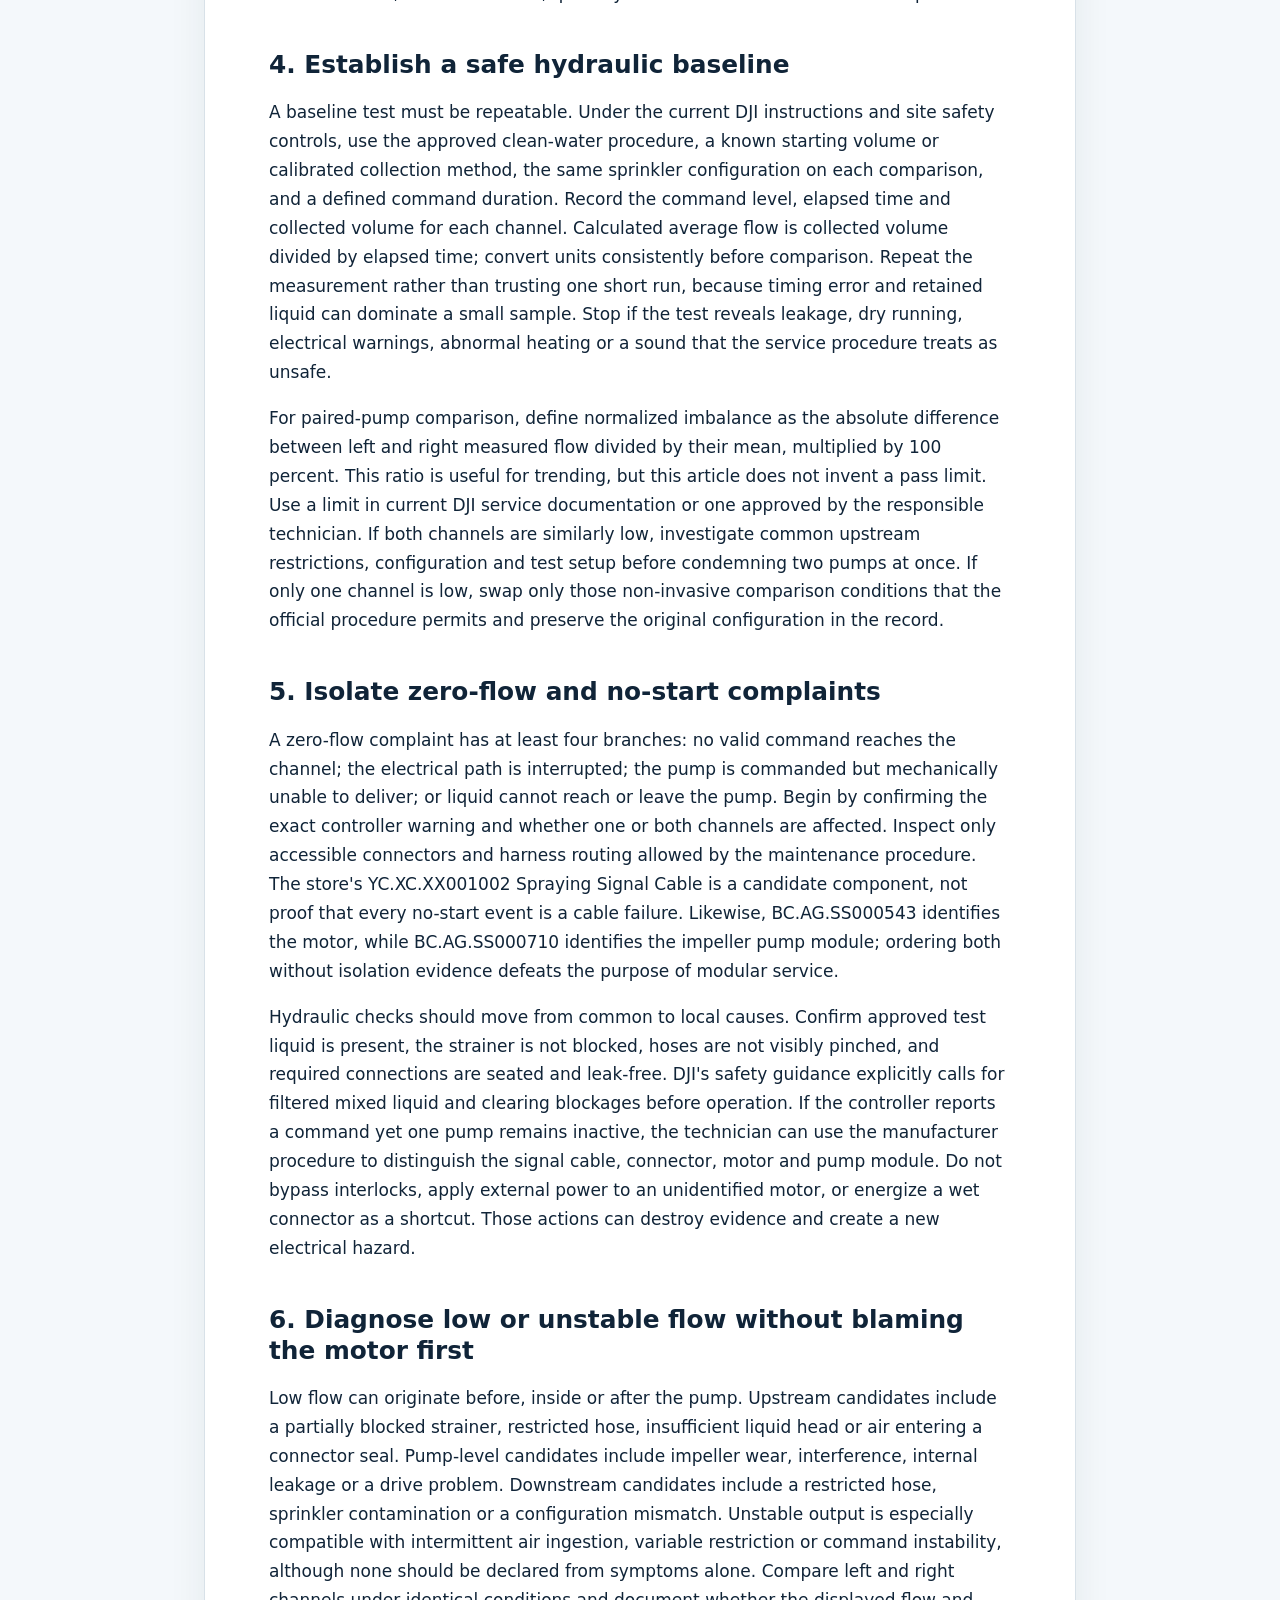
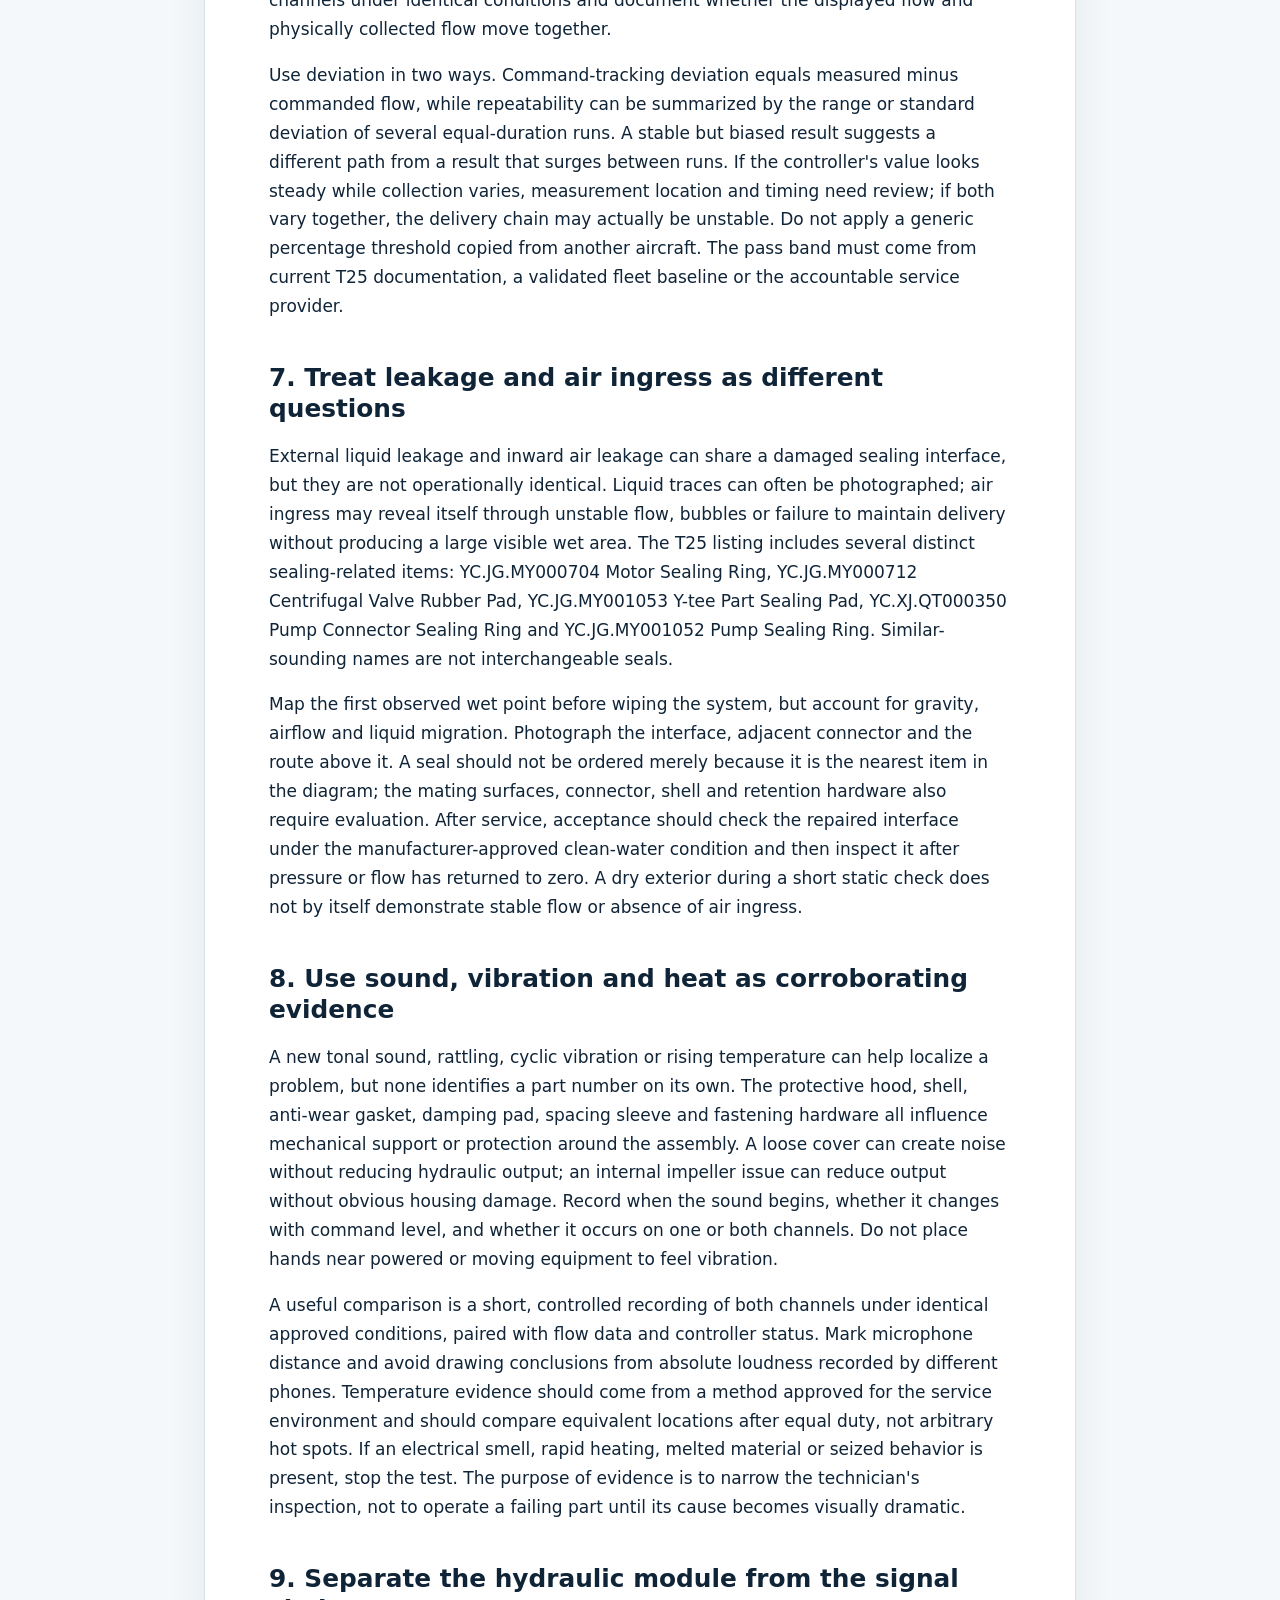
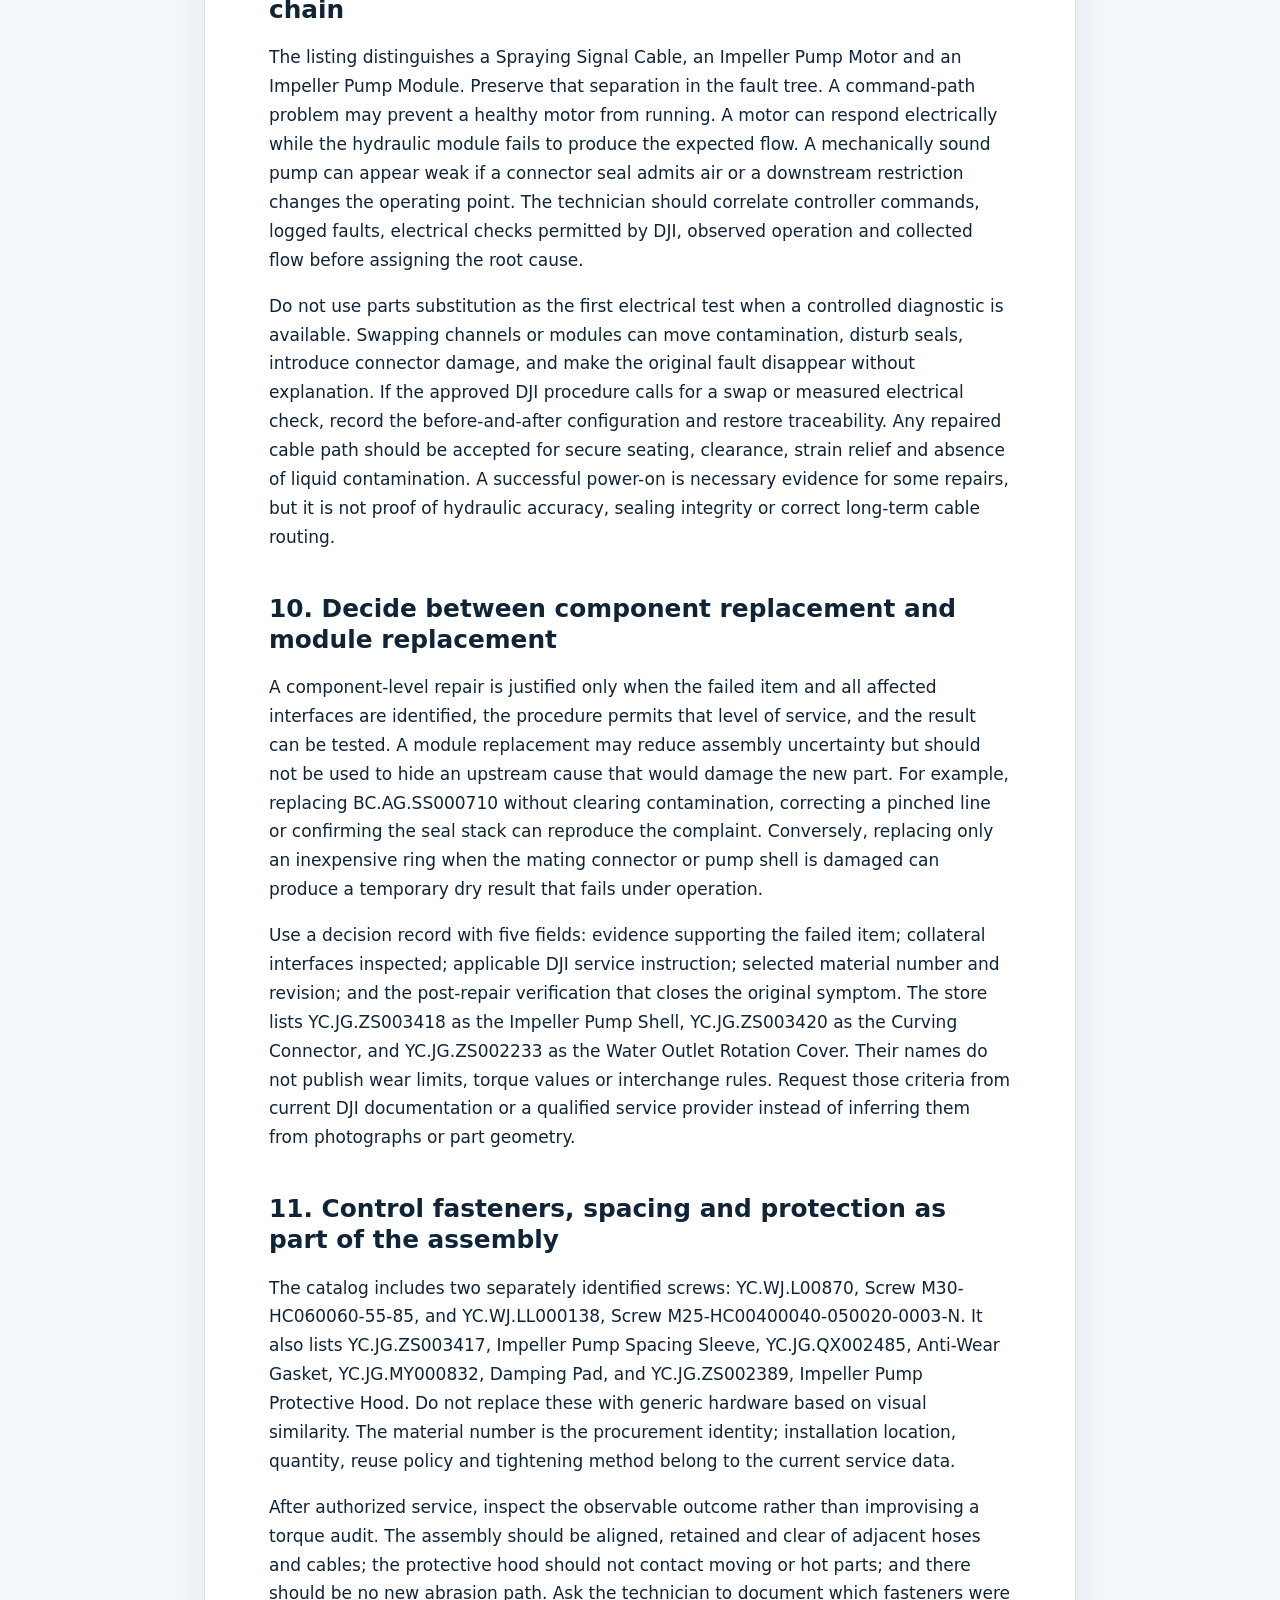
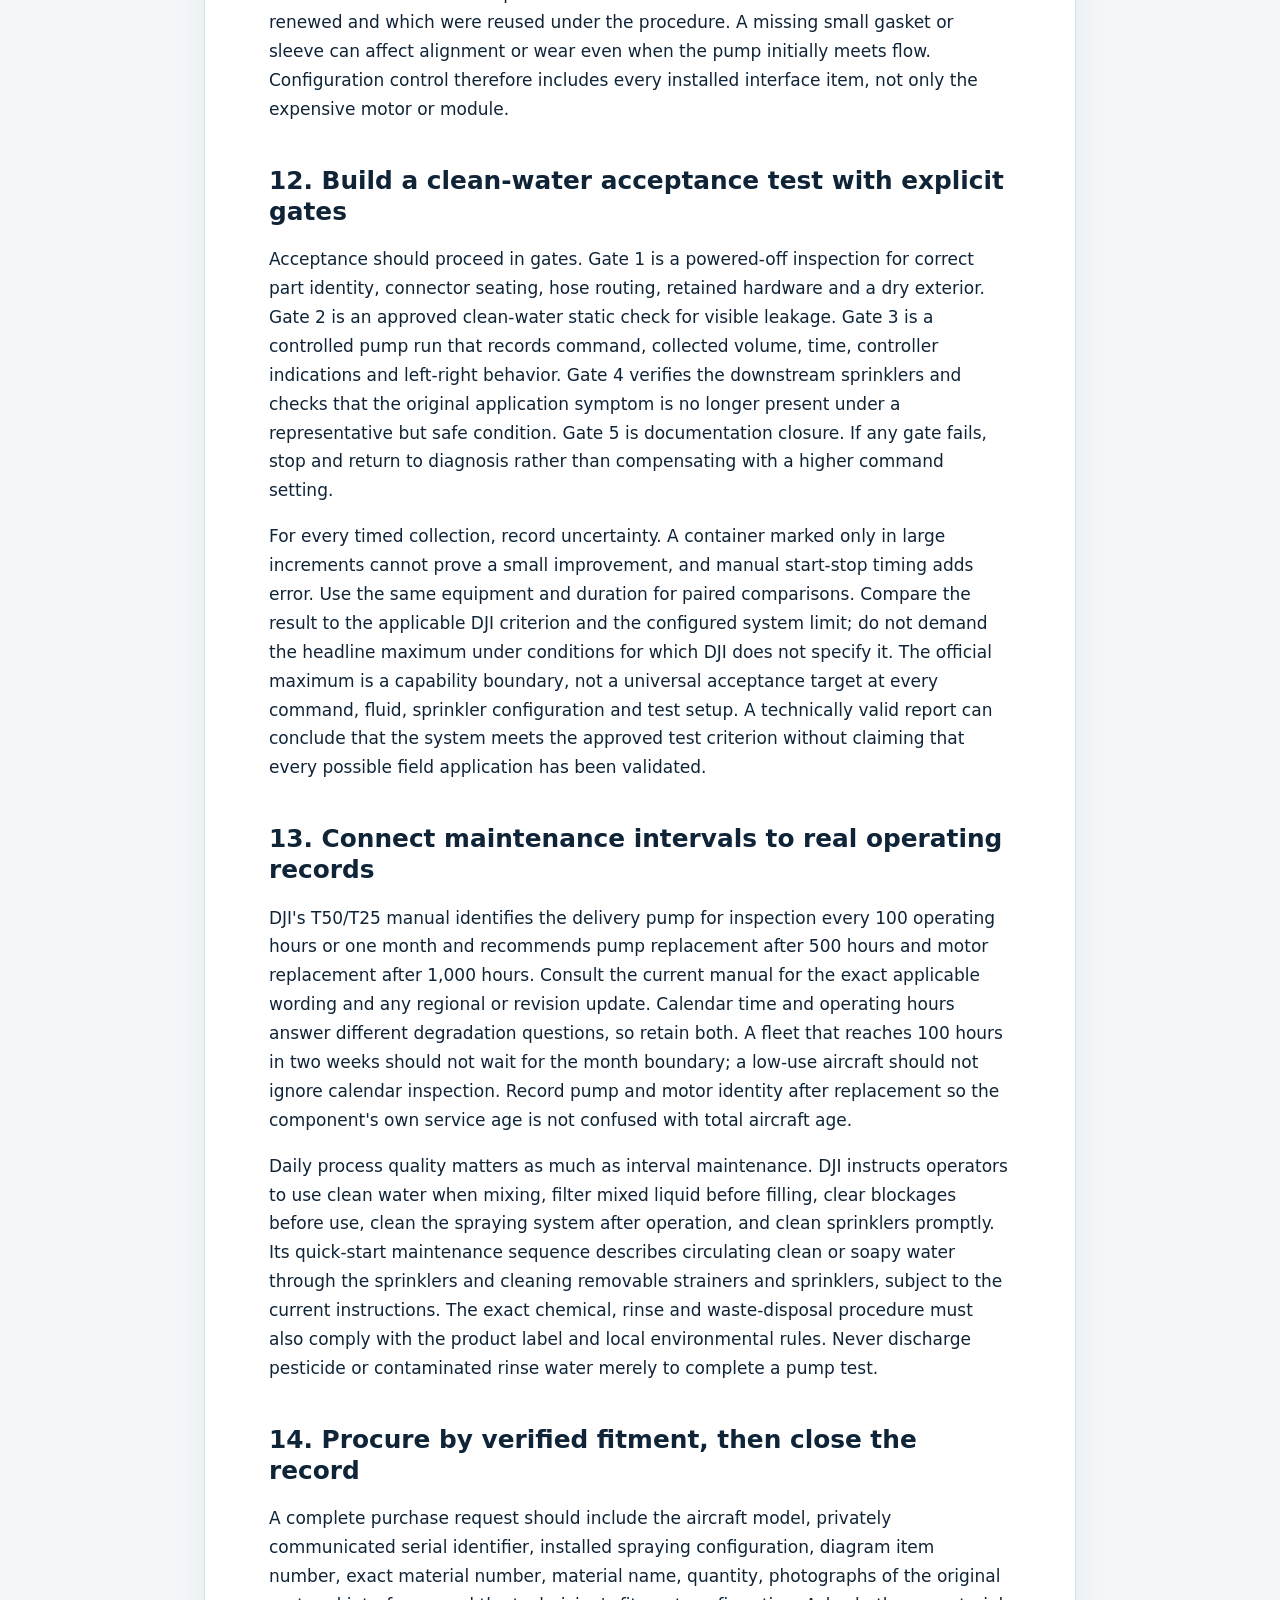
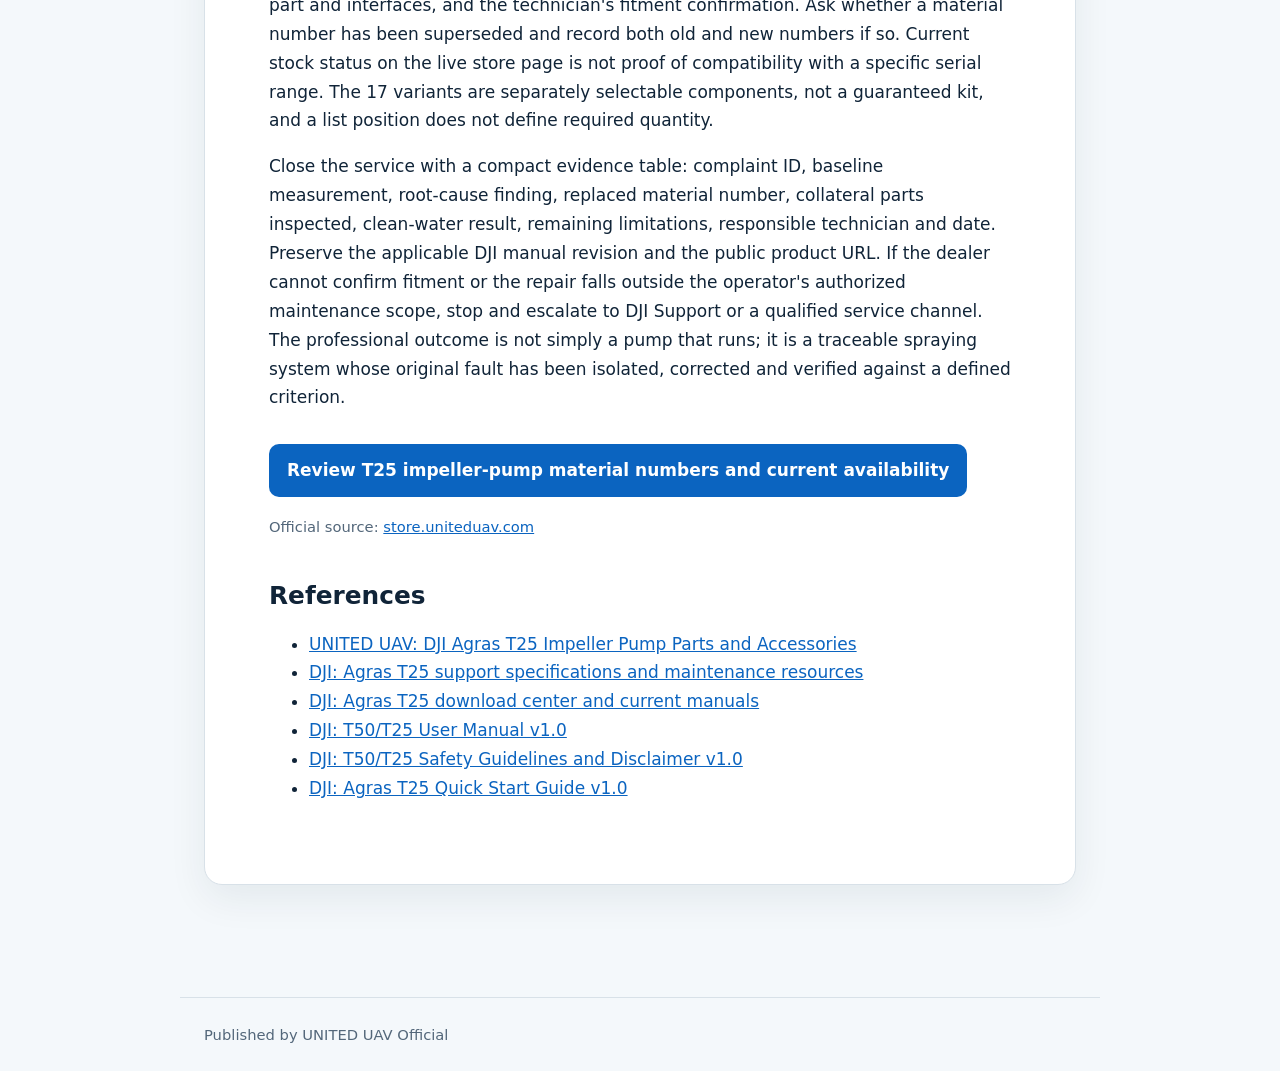
<file: guides/dji-agras-t25-impeller-pump-diagnostic-service-guide/index.html>
<!doctype html>
<html lang="en">
<head>
  <meta charset="utf-8">
  <meta name="viewport" content="width=device-width, initial-scale=1">
  <title>DJI Agras T25 Impeller Pump Parts: A Diagnostic and Service Acceptance Framework | UNITED UAV</title>
  <meta name="description" content="A measurement-led framework for diagnosing T25 delivery-pump faults, matching 17 material numbers, and accepting spraying-system service.">
  <meta name="robots" content="index,follow">
  <link rel="canonical" href="https://united-uav.github.io/guides/dji-agras-t25-impeller-pump-diagnostic-service-guide/">
  <link rel="stylesheet" href="../../assets/styles.css">
</head>
<body data-publication-digest="61817520406d6d8a40aec241c7eed24ba8440a2b4718e222ee8422b41336bba3">
  <header class="site-header"><a href="../../">UNITED UAV Technical Resources</a></header>
  <main>
    <article>
      <p class="eyebrow">Technical field guide</p>
      <h1>DJI Agras T25 Impeller Pump Parts: A Diagnostic and Service Acceptance Framework</h1>
      <p class="meta">Published 2026-09-20 by UNITED UAV Official</p>
      <p class="lede">A delivery-pump complaint on a DJI Agras T25 should not begin with a guess about which visible part to replace. The pump sits inside a controlled liquid-delivery chain that includes the tank, strainer, hoses, seals, connectors, electrical command path, flow measurement, paired pumps and atomizing sprinklers. A restriction upstream can resemble a weak pump; air entering at a sealing point can create unstable delivery; a signal fault can leave sound hardware inactive; and a worn hydraulic component can pass a visual inspection yet fail a measured flow check. This guide converts the 17 material-numbered variants in the UNITED UAV T25 impeller-pump listing into a disciplined diagnostic and procurement framework. It is designed for operators, fleet managers and qualified technicians who need traceable evidence, not a speculative parts swap. Current DJI instructions and the responsible service provider&#39;s procedures control all disassembly and repair work.</p>
      <section>
        <h2>1. Fix the system boundary before diagnosing the pump</h2>
        <p>DJI specifies two magnetic-drive impeller delivery pumps for the T25. Its current support specifications list a single-pump flow range of 0–12 L/min, a maximum system flow of 16 L/min with two sprinklers, and 24 L/min with four sprinklers. Those numbers describe different boundaries. The 12 L/min figure is a single-pump range; the other two are configuration-level maxima. Adding two single-pump maxima and declaring that every two-sprinkler aircraft must deliver 24 L/min would therefore contradict the stated two-sprinkler system limit. Acceptance criteria must name the aircraft configuration, command setting, test fluid, installed sprinklers and measurement point before a flow number has meaning.</p>
        <p>The pump is only one element between liquid in the tank and droplets leaving the aircraft. A sound investigation includes the tank outlet, strainer condition, hose routing, sealing points, pump inlet and outlet, electrical connection, flow-control command, flow measurement, and sprinkler condition. The objective is not to prove that the pump is guilty; it is to isolate where commanded delivery stops matching measured delivery. Start with the least invasive evidence and keep the aircraft grounded until the leak, electrical fault, abnormal noise or unexplained delivery deviation has been resolved under the applicable DJI procedure.</p>
      </section>
      <section>
        <h2>2. Record the complaint as data, not an adjective</h2>
        <p>Terms such as weak, intermittent, noisy and leaking are useful alerts but poor acceptance criteria. Convert the report into observable fields: date and time; aircraft identifier; flight and pump hours if available; two- or four-sprinkler configuration; product previously handled; commanded application rate; displayed and independently collected flow; left-right behavior; tank level; ambient temperature; warning text; visible leakage location; and whether the symptom began suddenly or developed over several missions. Preserve screenshots and controller logs where the approved workflow allows. Do not run a pesticide merely to reproduce a fault that can be investigated with the manufacturer&#39;s permitted clean-water maintenance procedure.</p>
        <p>Separate the symptom from its consequence. Uneven application can result from unequal pump delivery, but also from a blocked sprinkler, a hose restriction, air ingestion, an incorrect configuration, or operating parameters. A reported empty-tank mismatch can involve delivery or measurement. A wet pump housing may indicate an upstream connection, a pump-interface seal, or liquid migrating from elsewhere. Use one evidence identifier per observation—for example, P01 for measured left-channel output and L01 for a photographed leak trace—so that the service report can close every original finding without rewriting history after a part is replaced.</p>
      </section>
      <section>
        <h2>3. Use the 17 material numbers as a controlled vocabulary</h2>
        <p>The store listing identifies the following pump-assembly items: YC.WJ.L00870, Screw M30-HC060060-55-85; YC.JG.ZS002389, Impeller Pump Protective Hood; BC.AG.SS000543, Impeller Pump Motor; YC.JG.MY000704, Motor Sealing Ring; YC.JG.MY000712, Centrifugal Valve Rubber Pad; YC.JG.ZS003418, Impeller Pump Shell; YC.JG.ZS002233, Water Outlet Rotation Cover; YC.JG.MY001053, Y-tee Part Sealing Pad; and YC.XC.XX001002, Spraying Signal Cable. These names distinguish fastening, protection, drive, sealing, hydraulic enclosure and signal functions, but they do not by themselves establish failure, required quantity or compatibility with every production revision.</p>
        <p>The remaining entries are YC.JG.ZS003420, Impeller Pump Curving Connector; YC.XJ.QT000350, Pump Connector Sealing Ring; YC.JG.QX002485, Anti-Wear Gasket; YC.JG.MY000832, Damping Pad; YC.WJ.LL000138, Screw M25-HC00400040-050020-0003-N; YC.JG.ZS003417, Impeller Pump Spacing Sleeve; BC.AG.SS000710, Impeller Pump Module; and YC.JG.MY001052, Pump Sealing Ring. Keep the displayed material number separate from the store SKU, because some SKUs carry suffixes. A procurement record should contain the diagram item number, exact material number, material name, selected variant, quantity and the technician&#39;s reason for replacement.</p>
      </section>
      <section>
        <h2>4. Establish a safe hydraulic baseline</h2>
        <p>A baseline test must be repeatable. Under the current DJI instructions and site safety controls, use the approved clean-water procedure, a known starting volume or calibrated collection method, the same sprinkler configuration on each comparison, and a defined command duration. Record the command level, elapsed time and collected volume for each channel. Calculated average flow is collected volume divided by elapsed time; convert units consistently before comparison. Repeat the measurement rather than trusting one short run, because timing error and retained liquid can dominate a small sample. Stop if the test reveals leakage, dry running, electrical warnings, abnormal heating or a sound that the service procedure treats as unsafe.</p>
        <p>For paired-pump comparison, define normalized imbalance as the absolute difference between left and right measured flow divided by their mean, multiplied by 100 percent. This ratio is useful for trending, but this article does not invent a pass limit. Use a limit in current DJI service documentation or one approved by the responsible technician. If both channels are similarly low, investigate common upstream restrictions, configuration and test setup before condemning two pumps at once. If only one channel is low, swap only those non-invasive comparison conditions that the official procedure permits and preserve the original configuration in the record.</p>
      </section>
      <section>
        <h2>5. Isolate zero-flow and no-start complaints</h2>
        <p>A zero-flow complaint has at least four branches: no valid command reaches the channel; the electrical path is interrupted; the pump is commanded but mechanically unable to deliver; or liquid cannot reach or leave the pump. Begin by confirming the exact controller warning and whether one or both channels are affected. Inspect only accessible connectors and harness routing allowed by the maintenance procedure. The store&#39;s YC.XC.XX001002 Spraying Signal Cable is a candidate component, not proof that every no-start event is a cable failure. Likewise, BC.AG.SS000543 identifies the motor, while BC.AG.SS000710 identifies the impeller pump module; ordering both without isolation evidence defeats the purpose of modular service.</p>
        <p>Hydraulic checks should move from common to local causes. Confirm approved test liquid is present, the strainer is not blocked, hoses are not visibly pinched, and required connections are seated and leak-free. DJI&#39;s safety guidance explicitly calls for filtered mixed liquid and clearing blockages before operation. If the controller reports a command yet one pump remains inactive, the technician can use the manufacturer procedure to distinguish the signal cable, connector, motor and pump module. Do not bypass interlocks, apply external power to an unidentified motor, or energize a wet connector as a shortcut. Those actions can destroy evidence and create a new electrical hazard.</p>
      </section>
      <section>
        <h2>6. Diagnose low or unstable flow without blaming the motor first</h2>
        <p>Low flow can originate before, inside or after the pump. Upstream candidates include a partially blocked strainer, restricted hose, insufficient liquid head or air entering a connector seal. Pump-level candidates include impeller wear, interference, internal leakage or a drive problem. Downstream candidates include a restricted hose, sprinkler contamination or a configuration mismatch. Unstable output is especially compatible with intermittent air ingestion, variable restriction or command instability, although none should be declared from symptoms alone. Compare left and right channels under identical conditions and document whether the displayed flow and physically collected flow move together.</p>
        <p>Use deviation in two ways. Command-tracking deviation equals measured minus commanded flow, while repeatability can be summarized by the range or standard deviation of several equal-duration runs. A stable but biased result suggests a different path from a result that surges between runs. If the controller&#39;s value looks steady while collection varies, measurement location and timing need review; if both vary together, the delivery chain may actually be unstable. Do not apply a generic percentage threshold copied from another aircraft. The pass band must come from current T25 documentation, a validated fleet baseline or the accountable service provider.</p>
      </section>
      <section>
        <h2>7. Treat leakage and air ingress as different questions</h2>
        <p>External liquid leakage and inward air leakage can share a damaged sealing interface, but they are not operationally identical. Liquid traces can often be photographed; air ingress may reveal itself through unstable flow, bubbles or failure to maintain delivery without producing a large visible wet area. The T25 listing includes several distinct sealing-related items: YC.JG.MY000704 Motor Sealing Ring, YC.JG.MY000712 Centrifugal Valve Rubber Pad, YC.JG.MY001053 Y-tee Part Sealing Pad, YC.XJ.QT000350 Pump Connector Sealing Ring and YC.JG.MY001052 Pump Sealing Ring. Similar-sounding names are not interchangeable seals.</p>
        <p>Map the first observed wet point before wiping the system, but account for gravity, airflow and liquid migration. Photograph the interface, adjacent connector and the route above it. A seal should not be ordered merely because it is the nearest item in the diagram; the mating surfaces, connector, shell and retention hardware also require evaluation. After service, acceptance should check the repaired interface under the manufacturer-approved clean-water condition and then inspect it after pressure or flow has returned to zero. A dry exterior during a short static check does not by itself demonstrate stable flow or absence of air ingress.</p>
      </section>
      <section>
        <h2>8. Use sound, vibration and heat as corroborating evidence</h2>
        <p>A new tonal sound, rattling, cyclic vibration or rising temperature can help localize a problem, but none identifies a part number on its own. The protective hood, shell, anti-wear gasket, damping pad, spacing sleeve and fastening hardware all influence mechanical support or protection around the assembly. A loose cover can create noise without reducing hydraulic output; an internal impeller issue can reduce output without obvious housing damage. Record when the sound begins, whether it changes with command level, and whether it occurs on one or both channels. Do not place hands near powered or moving equipment to feel vibration.</p>
        <p>A useful comparison is a short, controlled recording of both channels under identical approved conditions, paired with flow data and controller status. Mark microphone distance and avoid drawing conclusions from absolute loudness recorded by different phones. Temperature evidence should come from a method approved for the service environment and should compare equivalent locations after equal duty, not arbitrary hot spots. If an electrical smell, rapid heating, melted material or seized behavior is present, stop the test. The purpose of evidence is to narrow the technician&#39;s inspection, not to operate a failing part until its cause becomes visually dramatic.</p>
      </section>
      <section>
        <h2>9. Separate the hydraulic module from the signal chain</h2>
        <p>The listing distinguishes a Spraying Signal Cable, an Impeller Pump Motor and an Impeller Pump Module. Preserve that separation in the fault tree. A command-path problem may prevent a healthy motor from running. A motor can respond electrically while the hydraulic module fails to produce the expected flow. A mechanically sound pump can appear weak if a connector seal admits air or a downstream restriction changes the operating point. The technician should correlate controller commands, logged faults, electrical checks permitted by DJI, observed operation and collected flow before assigning the root cause.</p>
        <p>Do not use parts substitution as the first electrical test when a controlled diagnostic is available. Swapping channels or modules can move contamination, disturb seals, introduce connector damage, and make the original fault disappear without explanation. If the approved DJI procedure calls for a swap or measured electrical check, record the before-and-after configuration and restore traceability. Any repaired cable path should be accepted for secure seating, clearance, strain relief and absence of liquid contamination. A successful power-on is necessary evidence for some repairs, but it is not proof of hydraulic accuracy, sealing integrity or correct long-term cable routing.</p>
      </section>
      <section>
        <h2>10. Decide between component replacement and module replacement</h2>
        <p>A component-level repair is justified only when the failed item and all affected interfaces are identified, the procedure permits that level of service, and the result can be tested. A module replacement may reduce assembly uncertainty but should not be used to hide an upstream cause that would damage the new part. For example, replacing BC.AG.SS000710 without clearing contamination, correcting a pinched line or confirming the seal stack can reproduce the complaint. Conversely, replacing only an inexpensive ring when the mating connector or pump shell is damaged can produce a temporary dry result that fails under operation.</p>
        <p>Use a decision record with five fields: evidence supporting the failed item; collateral interfaces inspected; applicable DJI service instruction; selected material number and revision; and the post-repair verification that closes the original symptom. The store lists YC.JG.ZS003418 as the Impeller Pump Shell, YC.JG.ZS003420 as the Curving Connector, and YC.JG.ZS002233 as the Water Outlet Rotation Cover. Their names do not publish wear limits, torque values or interchange rules. Request those criteria from current DJI documentation or a qualified service provider instead of inferring them from photographs or part geometry.</p>
      </section>
      <section>
        <h2>11. Control fasteners, spacing and protection as part of the assembly</h2>
        <p>The catalog includes two separately identified screws: YC.WJ.L00870, Screw M30-HC060060-55-85, and YC.WJ.LL000138, Screw M25-HC00400040-050020-0003-N. It also lists YC.JG.ZS003417, Impeller Pump Spacing Sleeve, YC.JG.QX002485, Anti-Wear Gasket, YC.JG.MY000832, Damping Pad, and YC.JG.ZS002389, Impeller Pump Protective Hood. Do not replace these with generic hardware based on visual similarity. The material number is the procurement identity; installation location, quantity, reuse policy and tightening method belong to the current service data.</p>
        <p>After authorized service, inspect the observable outcome rather than improvising a torque audit. The assembly should be aligned, retained and clear of adjacent hoses and cables; the protective hood should not contact moving or hot parts; and there should be no new abrasion path. Ask the technician to document which fasteners were renewed and which were reused under the procedure. A missing small gasket or sleeve can affect alignment or wear even when the pump initially meets flow. Configuration control therefore includes every installed interface item, not only the expensive motor or module.</p>
      </section>
      <section>
        <h2>12. Build a clean-water acceptance test with explicit gates</h2>
        <p>Acceptance should proceed in gates. Gate 1 is a powered-off inspection for correct part identity, connector seating, hose routing, retained hardware and a dry exterior. Gate 2 is an approved clean-water static check for visible leakage. Gate 3 is a controlled pump run that records command, collected volume, time, controller indications and left-right behavior. Gate 4 verifies the downstream sprinklers and checks that the original application symptom is no longer present under a representative but safe condition. Gate 5 is documentation closure. If any gate fails, stop and return to diagnosis rather than compensating with a higher command setting.</p>
        <p>For every timed collection, record uncertainty. A container marked only in large increments cannot prove a small improvement, and manual start-stop timing adds error. Use the same equipment and duration for paired comparisons. Compare the result to the applicable DJI criterion and the configured system limit; do not demand the headline maximum under conditions for which DJI does not specify it. The official maximum is a capability boundary, not a universal acceptance target at every command, fluid, sprinkler configuration and test setup. A technically valid report can conclude that the system meets the approved test criterion without claiming that every possible field application has been validated.</p>
      </section>
      <section>
        <h2>13. Connect maintenance intervals to real operating records</h2>
        <p>DJI&#39;s T50/T25 manual identifies the delivery pump for inspection every 100 operating hours or one month and recommends pump replacement after 500 hours and motor replacement after 1,000 hours. Consult the current manual for the exact applicable wording and any regional or revision update. Calendar time and operating hours answer different degradation questions, so retain both. A fleet that reaches 100 hours in two weeks should not wait for the month boundary; a low-use aircraft should not ignore calendar inspection. Record pump and motor identity after replacement so the component&#39;s own service age is not confused with total aircraft age.</p>
        <p>Daily process quality matters as much as interval maintenance. DJI instructs operators to use clean water when mixing, filter mixed liquid before filling, clear blockages before use, clean the spraying system after operation, and clean sprinklers promptly. Its quick-start maintenance sequence describes circulating clean or soapy water through the sprinklers and cleaning removable strainers and sprinklers, subject to the current instructions. The exact chemical, rinse and waste-disposal procedure must also comply with the product label and local environmental rules. Never discharge pesticide or contaminated rinse water merely to complete a pump test.</p>
      </section>
      <section>
        <h2>14. Procure by verified fitment, then close the record</h2>
        <p>A complete purchase request should include the aircraft model, privately communicated serial identifier, installed spraying configuration, diagram item number, exact material number, material name, quantity, photographs of the original part and interfaces, and the technician&#39;s fitment confirmation. Ask whether a material number has been superseded and record both old and new numbers if so. Current stock status on the live store page is not proof of compatibility with a specific serial range. The 17 variants are separately selectable components, not a guaranteed kit, and a list position does not define required quantity.</p>
        <p>Close the service with a compact evidence table: complaint ID, baseline measurement, root-cause finding, replaced material number, collateral parts inspected, clean-water result, remaining limitations, responsible technician and date. Preserve the applicable DJI manual revision and the public product URL. If the dealer cannot confirm fitment or the repair falls outside the operator&#39;s authorized maintenance scope, stop and escalate to DJI Support or a qualified service channel. The professional outcome is not simply a pump that runs; it is a traceable spraying system whose original fault has been isolated, corrected and verified against a defined criterion.</p>
      </section>
      <p class="cta"><a href="https://store.uniteduav.com/products/dji-agras-t25-impeller-pump-parts-accessories?utm_source=github&amp;utm_medium=referral&amp;utm_campaign=t25_impeller_pump_diagnostic_guide">Review T25 impeller-pump material numbers and current availability</a></p>
      <p class="source">Official source: <a href="https://store.uniteduav.com/products/dji-agras-t25-impeller-pump-parts-accessories">store.uniteduav.com</a></p>
      <section><h2>References</h2><ul><li><a href="https://store.uniteduav.com/products/dji-agras-t25-impeller-pump-parts-accessories">UNITED UAV: DJI Agras T25 Impeller Pump Parts and Accessories</a></li><li><a href="https://www.dji.com/support/product/t25">DJI: Agras T25 support specifications and maintenance resources</a></li><li><a href="https://www.dji.com/downloads/products/t25">DJI: Agras T25 download center and current manuals</a></li><li><a href="https://dl.djicdn.com/downloads/t50_t25/20250109/T50_T25_User_Manual_v1.0_EN.pdf">DJI: T50/T25 User Manual v1.0</a></li><li><a href="https://dl.djicdn.com/downloads/t50_t25/20240425/T50_T25_Disclaimer_and_Safety_Guidelines_v1.0_multi.pdf">DJI: T50/T25 Safety Guidelines and Disclaimer v1.0</a></li><li><a href="https://dl.djicdn.com/downloads/t50_t25/20240425/T25_Quick_Start_Guide_multi.pdf">DJI: Agras T25 Quick Start Guide v1.0</a></li></ul></section>
    </article>
  </main>
  <footer>Published by UNITED UAV Official</footer>
</body>
</html>
</file>
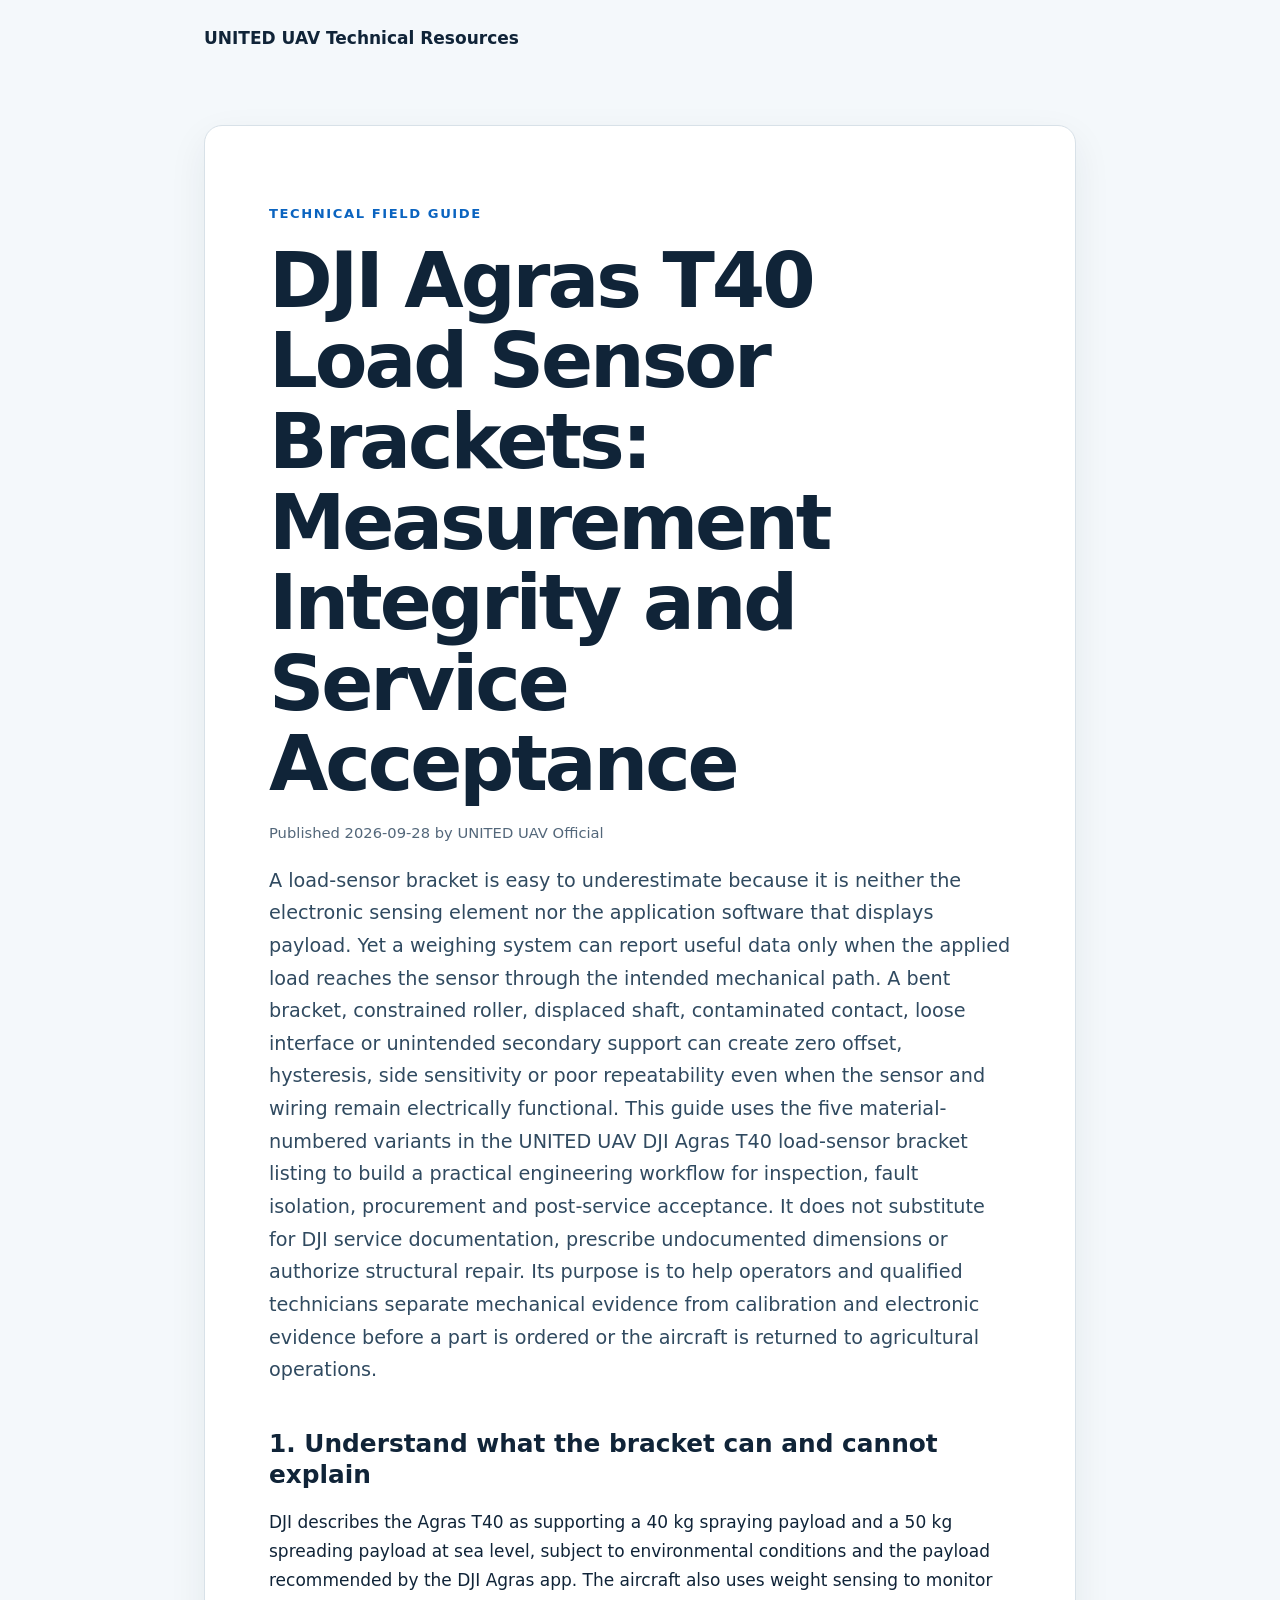
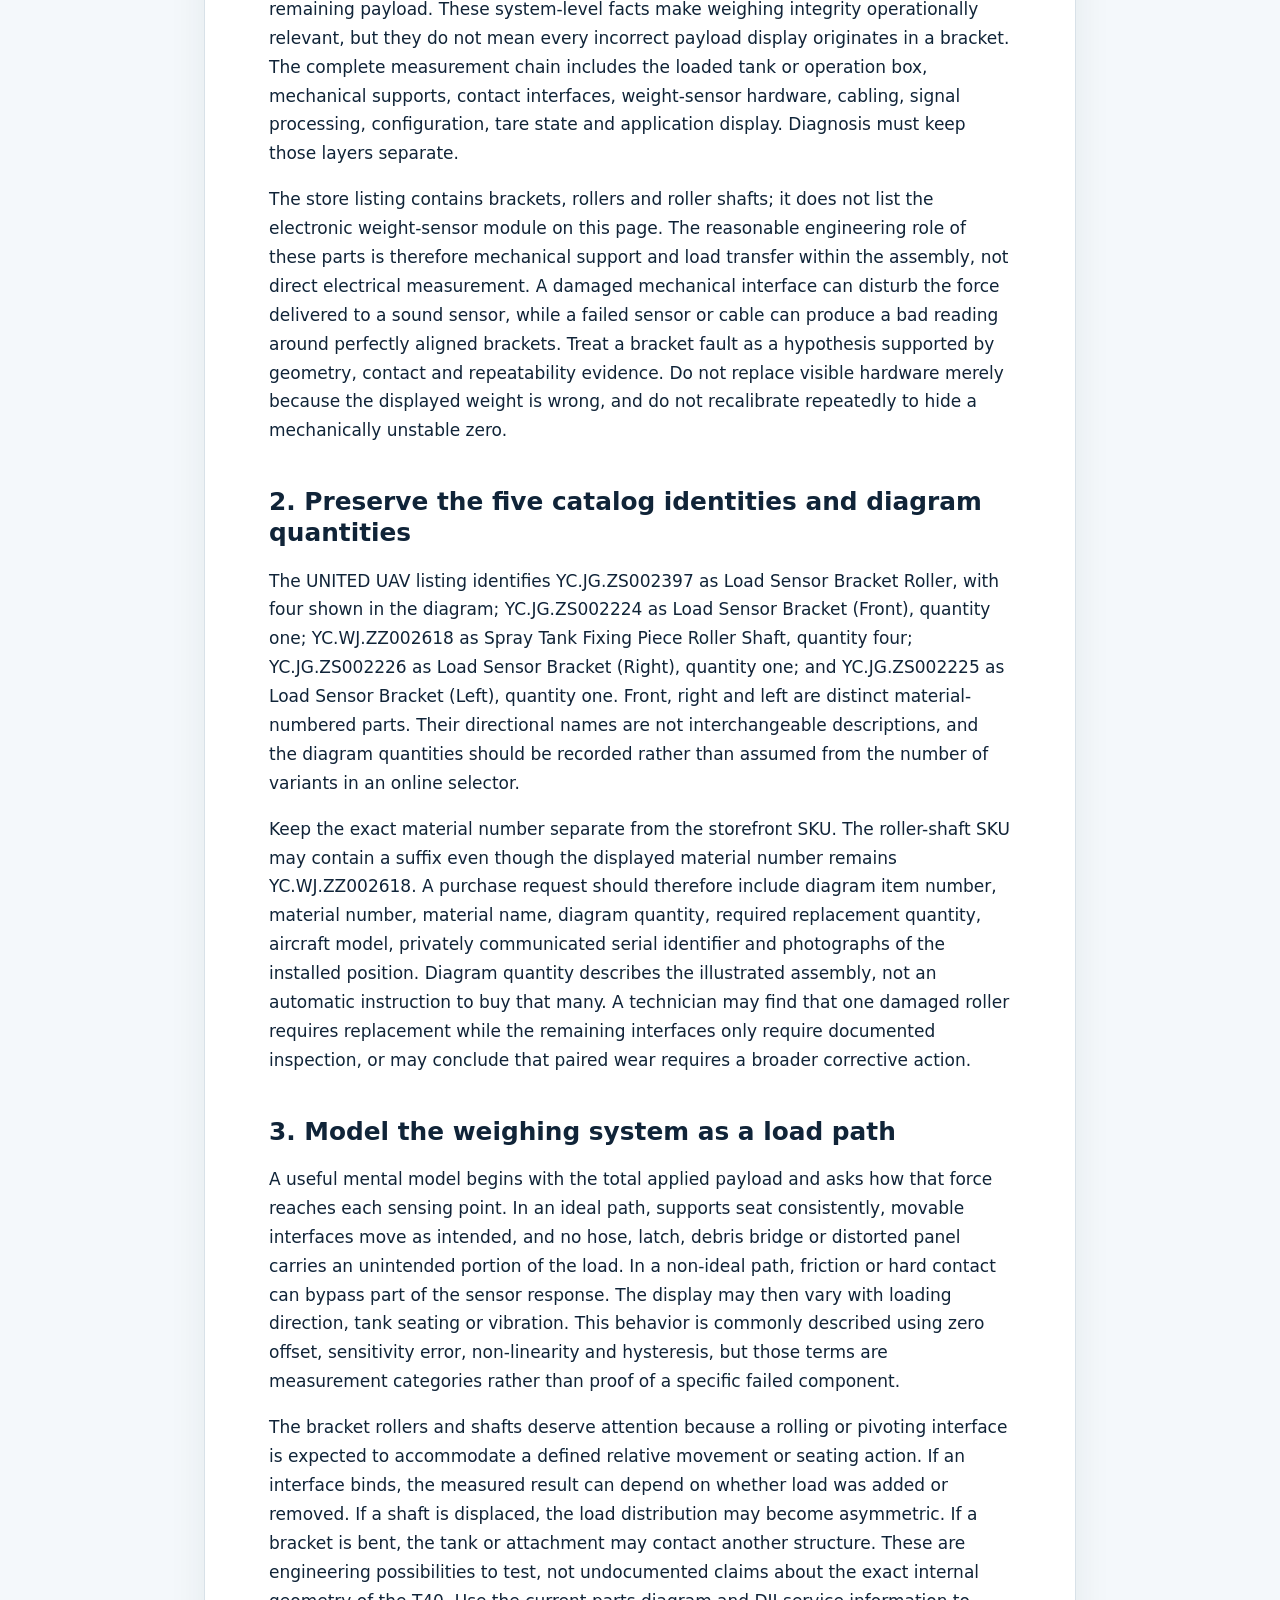
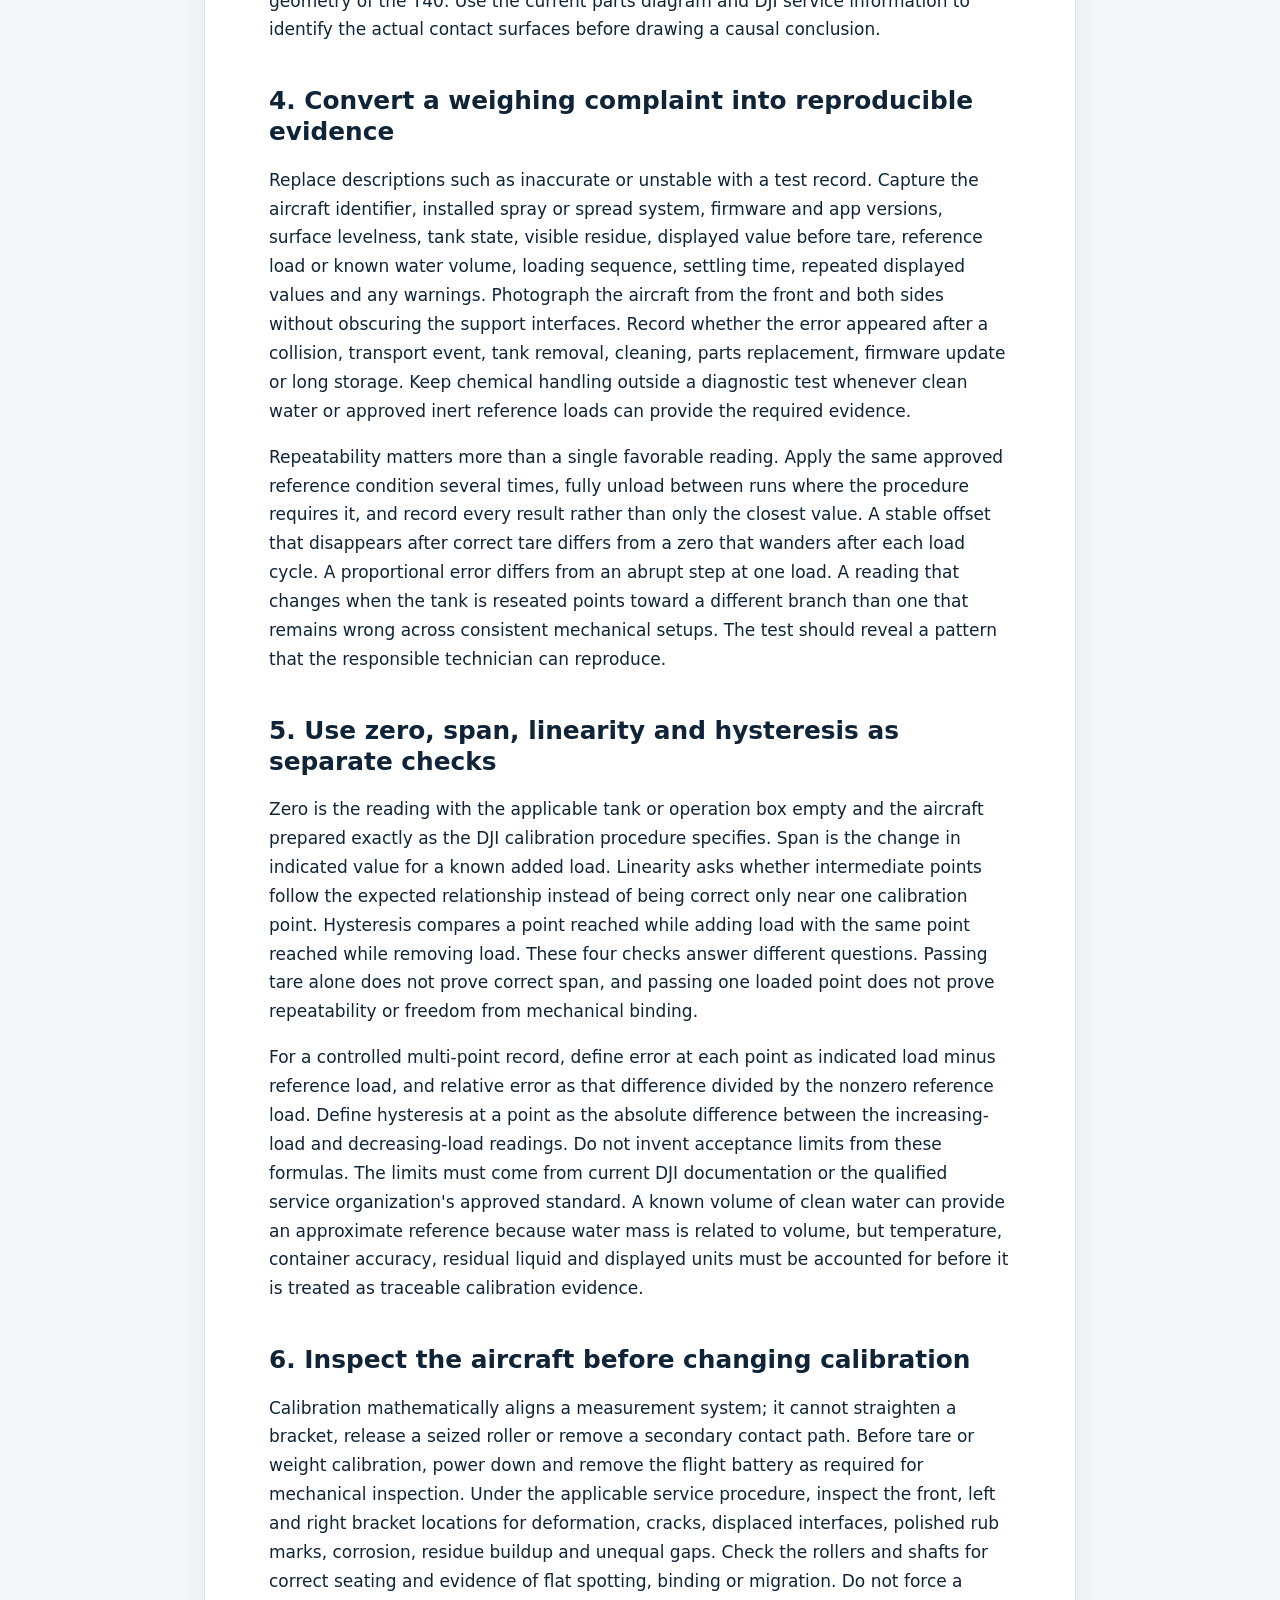
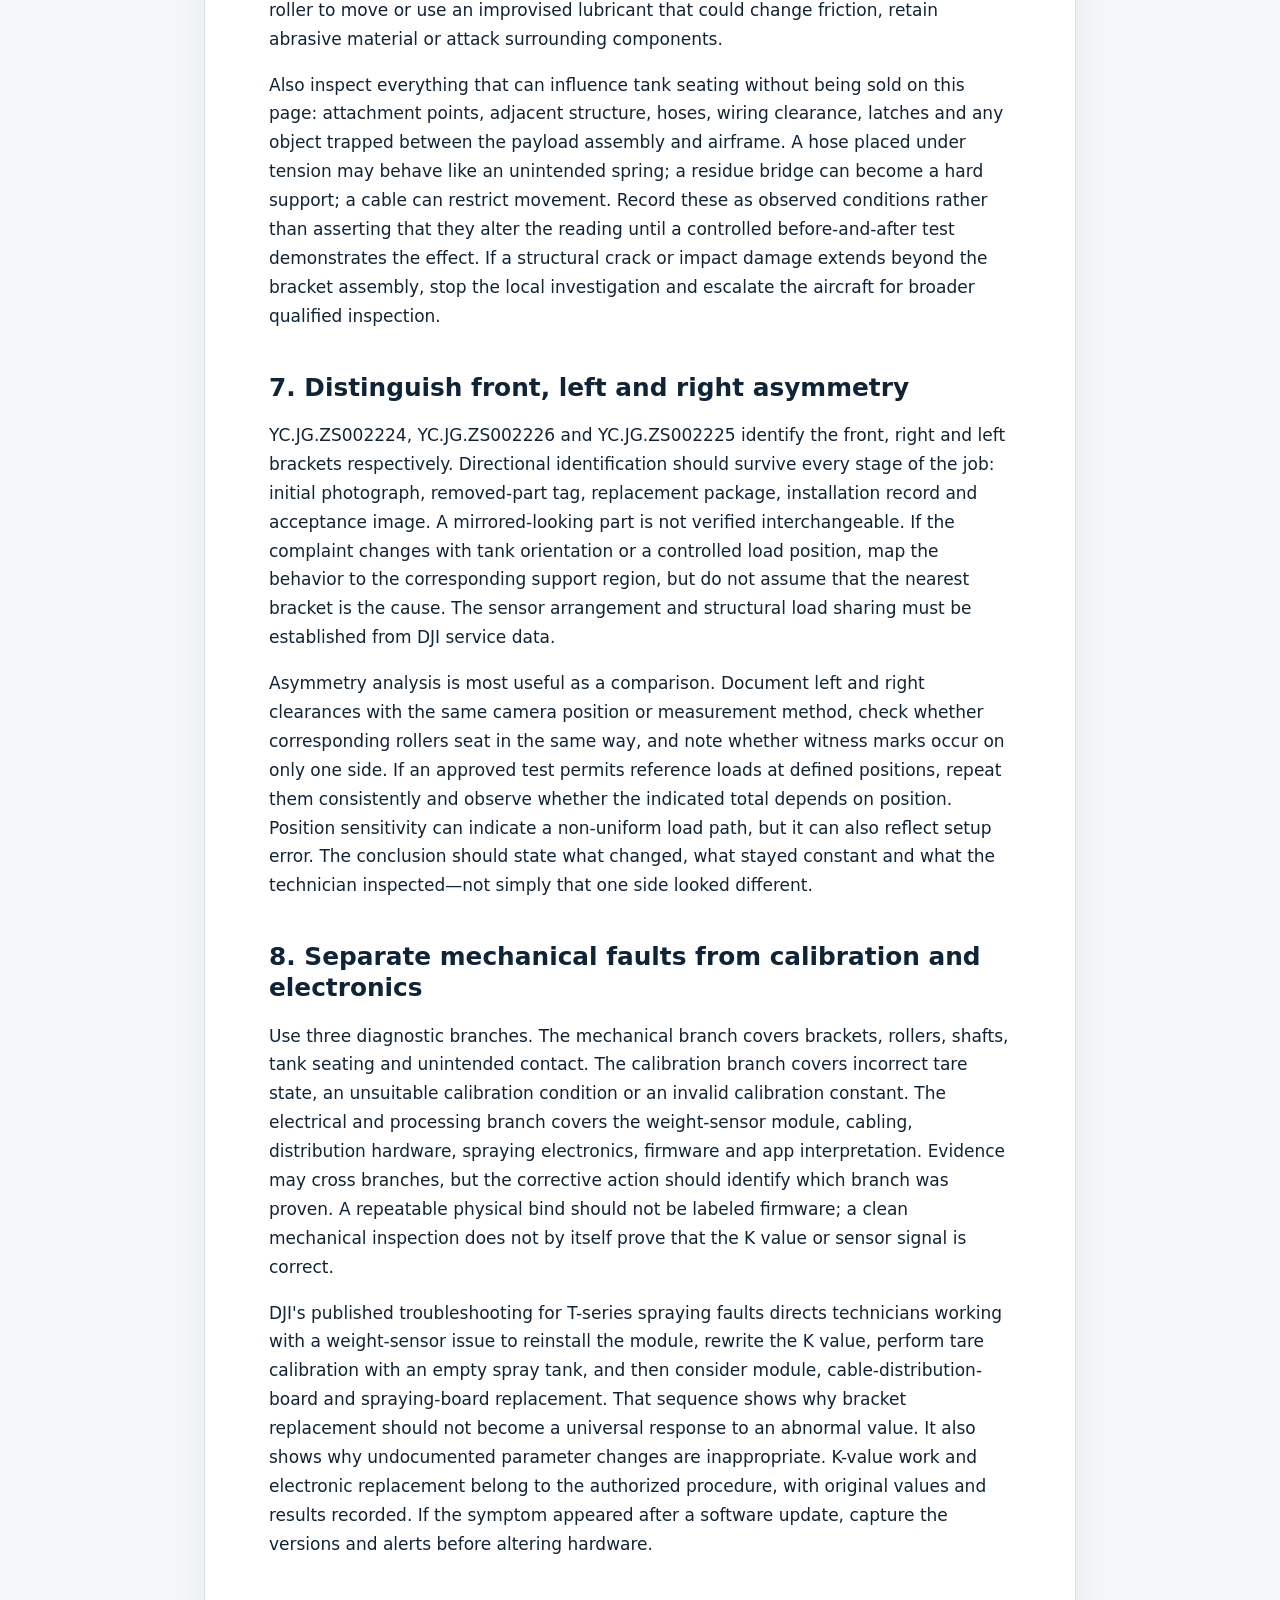
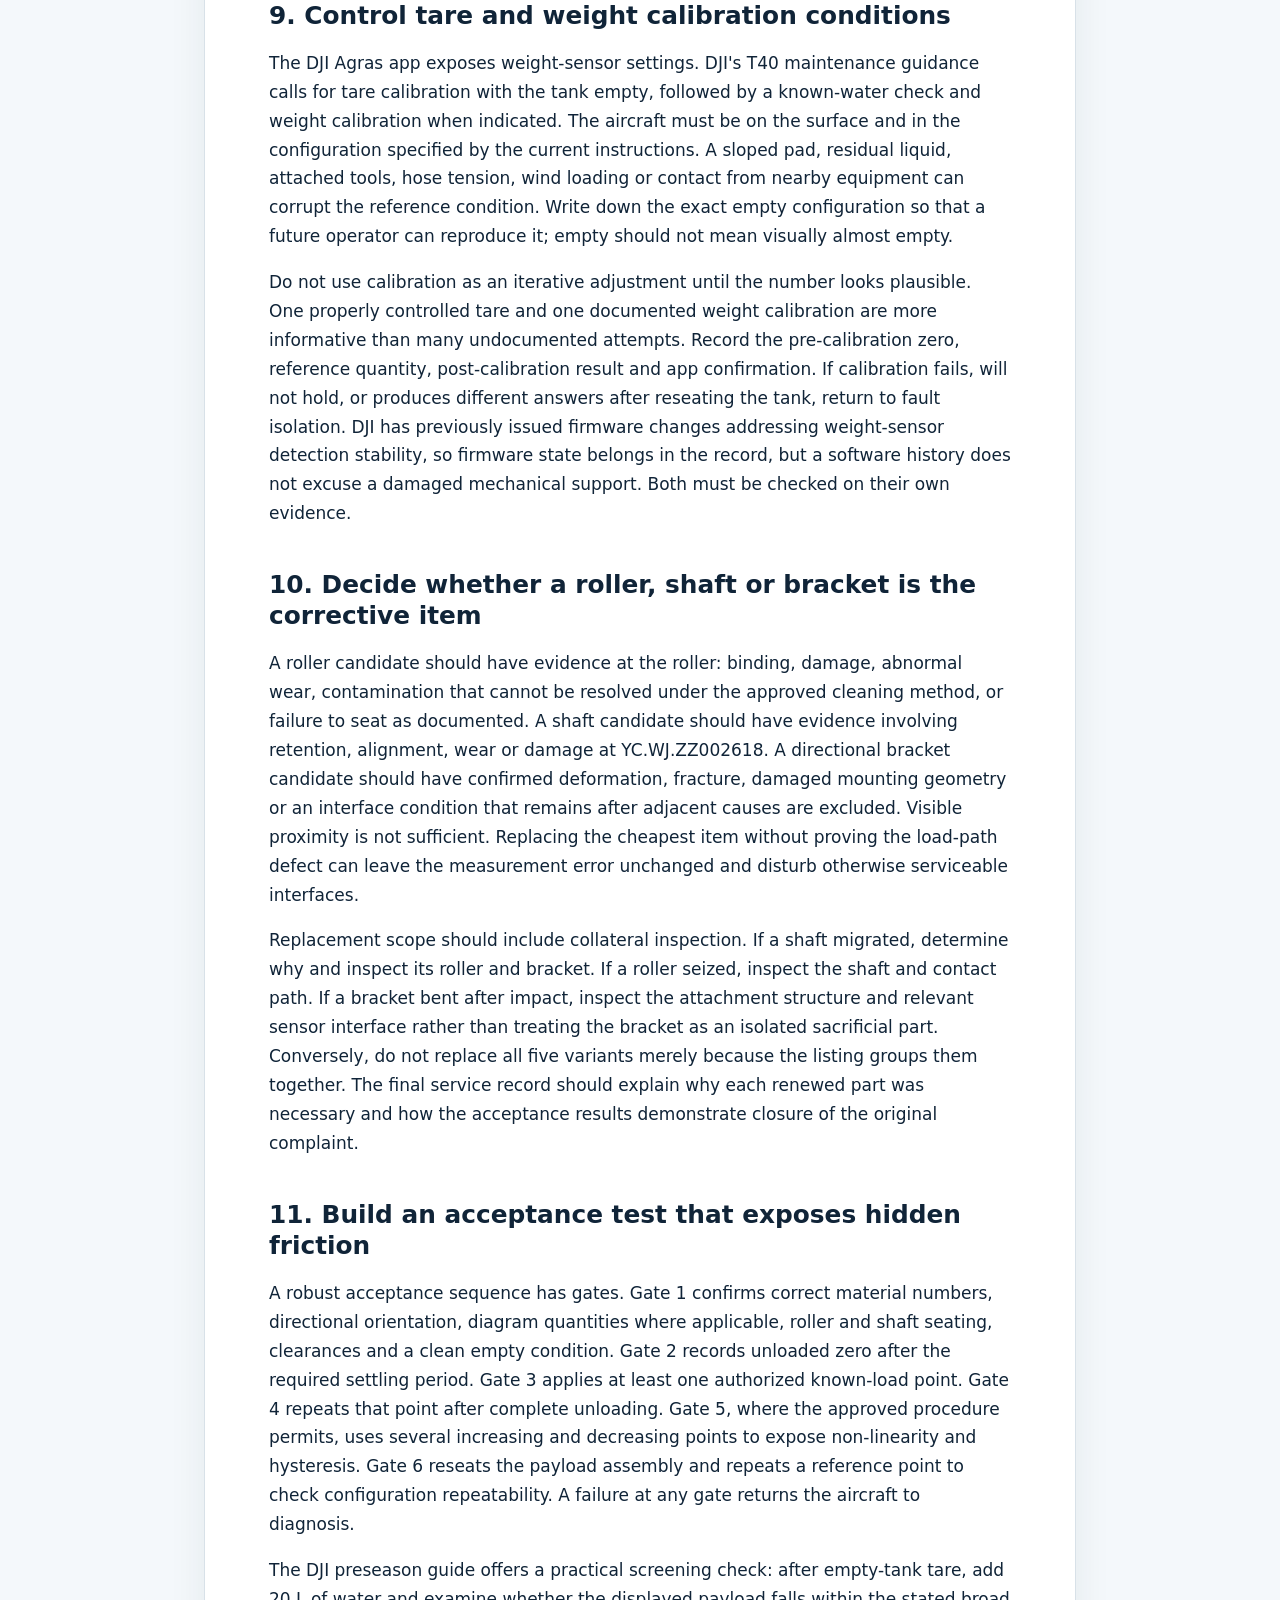
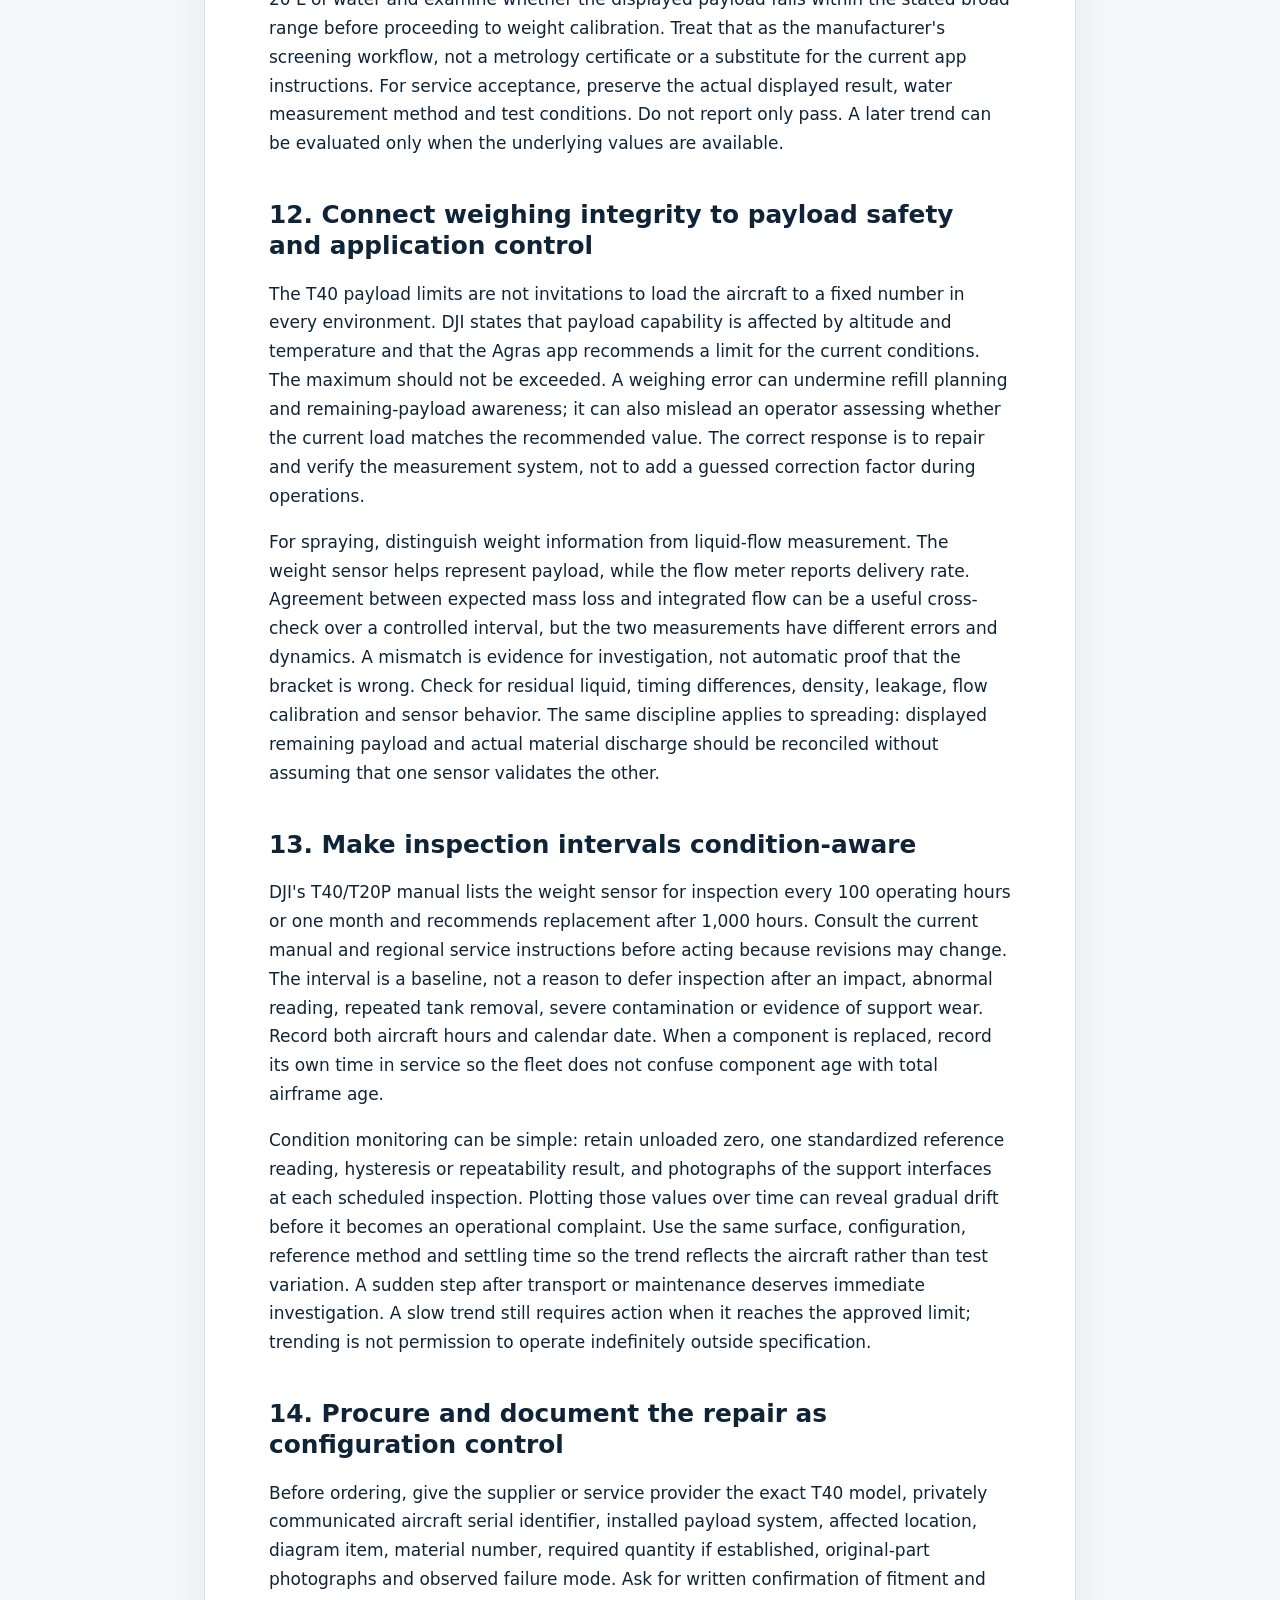
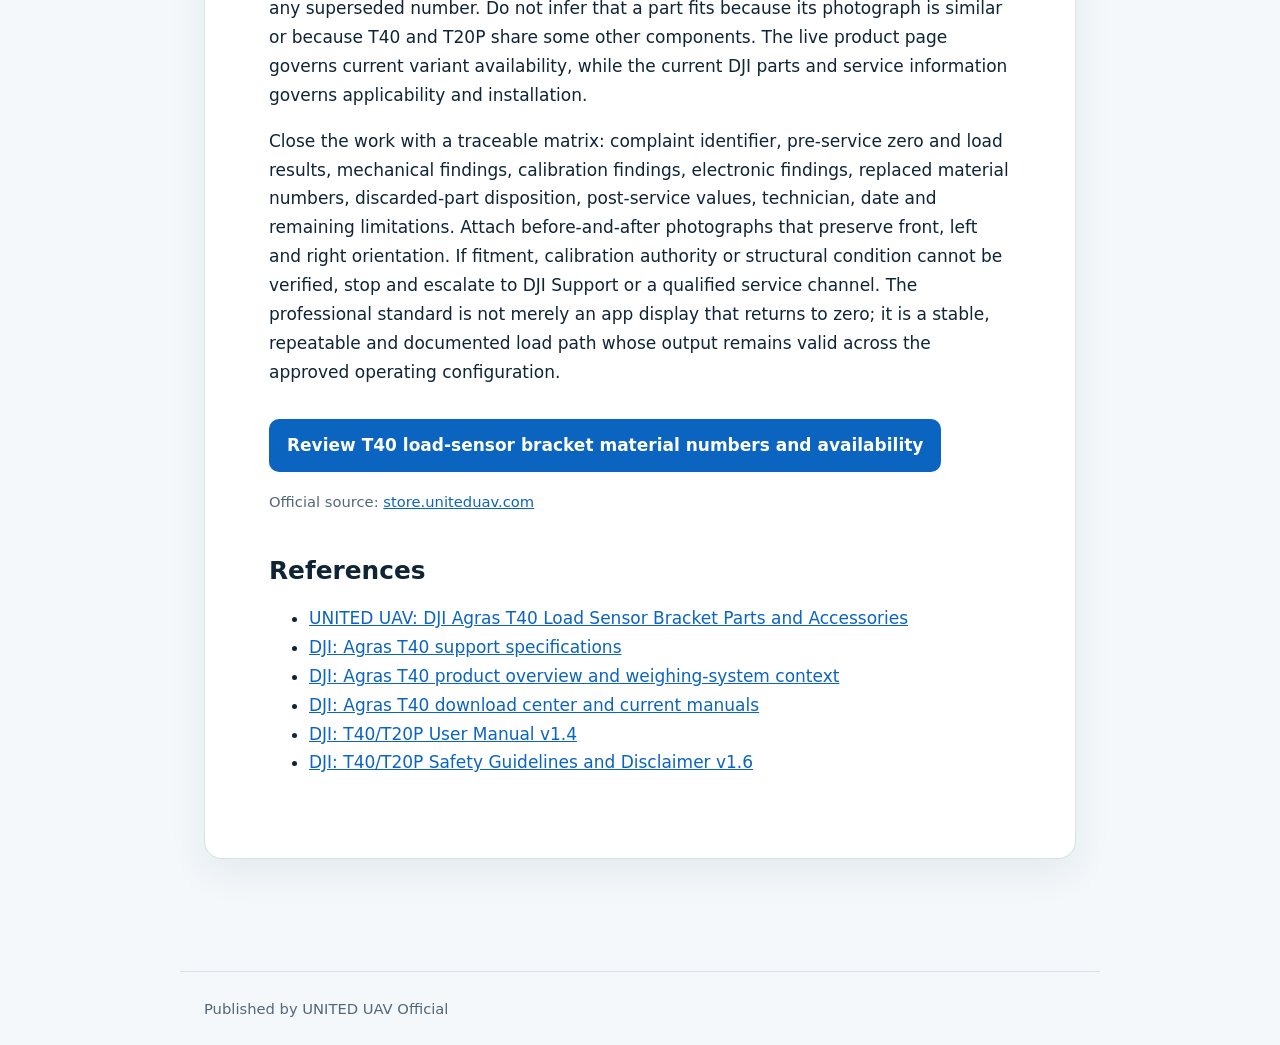
<file: guides/dji-agras-t40-load-sensor-bracket-measurement-service-guide/index.html>
<!doctype html>
<html lang="en">
<head>
  <meta charset="utf-8">
  <meta name="viewport" content="width=device-width, initial-scale=1">
  <title>DJI Agras T40 Load Sensor Brackets: Measurement Integrity and Service Acceptance | UNITED UAV</title>
  <meta name="description" content="A technical framework for diagnosing T40 weighing errors, identifying five bracket parts, controlling calibration and accepting service.">
  <meta name="robots" content="index,follow">
  <link rel="canonical" href="https://united-uav.github.io/guides/dji-agras-t40-load-sensor-bracket-measurement-service-guide/">
  <link rel="stylesheet" href="../../assets/styles.css">
</head>
<body data-publication-digest="ed5d2a2b6f3dd7a4365c79ed77ceb8b1cb664e5138a58e09fdba51a54794a9fb">
  <header class="site-header"><a href="../../">UNITED UAV Technical Resources</a></header>
  <main>
    <article>
      <p class="eyebrow">Technical field guide</p>
      <h1>DJI Agras T40 Load Sensor Brackets: Measurement Integrity and Service Acceptance</h1>
      <p class="meta">Published 2026-09-28 by UNITED UAV Official</p>
      <p class="lede">A load-sensor bracket is easy to underestimate because it is neither the electronic sensing element nor the application software that displays payload. Yet a weighing system can report useful data only when the applied load reaches the sensor through the intended mechanical path. A bent bracket, constrained roller, displaced shaft, contaminated contact, loose interface or unintended secondary support can create zero offset, hysteresis, side sensitivity or poor repeatability even when the sensor and wiring remain electrically functional. This guide uses the five material-numbered variants in the UNITED UAV DJI Agras T40 load-sensor bracket listing to build a practical engineering workflow for inspection, fault isolation, procurement and post-service acceptance. It does not substitute for DJI service documentation, prescribe undocumented dimensions or authorize structural repair. Its purpose is to help operators and qualified technicians separate mechanical evidence from calibration and electronic evidence before a part is ordered or the aircraft is returned to agricultural operations.</p>
      <section>
        <h2>1. Understand what the bracket can and cannot explain</h2>
        <p>DJI describes the Agras T40 as supporting a 40 kg spraying payload and a 50 kg spreading payload at sea level, subject to environmental conditions and the payload recommended by the DJI Agras app. The aircraft also uses weight sensing to monitor remaining payload. These system-level facts make weighing integrity operationally relevant, but they do not mean every incorrect payload display originates in a bracket. The complete measurement chain includes the loaded tank or operation box, mechanical supports, contact interfaces, weight-sensor hardware, cabling, signal processing, configuration, tare state and application display. Diagnosis must keep those layers separate.</p>
        <p>The store listing contains brackets, rollers and roller shafts; it does not list the electronic weight-sensor module on this page. The reasonable engineering role of these parts is therefore mechanical support and load transfer within the assembly, not direct electrical measurement. A damaged mechanical interface can disturb the force delivered to a sound sensor, while a failed sensor or cable can produce a bad reading around perfectly aligned brackets. Treat a bracket fault as a hypothesis supported by geometry, contact and repeatability evidence. Do not replace visible hardware merely because the displayed weight is wrong, and do not recalibrate repeatedly to hide a mechanically unstable zero.</p>
      </section>
      <section>
        <h2>2. Preserve the five catalog identities and diagram quantities</h2>
        <p>The UNITED UAV listing identifies YC.JG.ZS002397 as Load Sensor Bracket Roller, with four shown in the diagram; YC.JG.ZS002224 as Load Sensor Bracket (Front), quantity one; YC.WJ.ZZ002618 as Spray Tank Fixing Piece Roller Shaft, quantity four; YC.JG.ZS002226 as Load Sensor Bracket (Right), quantity one; and YC.JG.ZS002225 as Load Sensor Bracket (Left), quantity one. Front, right and left are distinct material-numbered parts. Their directional names are not interchangeable descriptions, and the diagram quantities should be recorded rather than assumed from the number of variants in an online selector.</p>
        <p>Keep the exact material number separate from the storefront SKU. The roller-shaft SKU may contain a suffix even though the displayed material number remains YC.WJ.ZZ002618. A purchase request should therefore include diagram item number, material number, material name, diagram quantity, required replacement quantity, aircraft model, privately communicated serial identifier and photographs of the installed position. Diagram quantity describes the illustrated assembly, not an automatic instruction to buy that many. A technician may find that one damaged roller requires replacement while the remaining interfaces only require documented inspection, or may conclude that paired wear requires a broader corrective action.</p>
      </section>
      <section>
        <h2>3. Model the weighing system as a load path</h2>
        <p>A useful mental model begins with the total applied payload and asks how that force reaches each sensing point. In an ideal path, supports seat consistently, movable interfaces move as intended, and no hose, latch, debris bridge or distorted panel carries an unintended portion of the load. In a non-ideal path, friction or hard contact can bypass part of the sensor response. The display may then vary with loading direction, tank seating or vibration. This behavior is commonly described using zero offset, sensitivity error, non-linearity and hysteresis, but those terms are measurement categories rather than proof of a specific failed component.</p>
        <p>The bracket rollers and shafts deserve attention because a rolling or pivoting interface is expected to accommodate a defined relative movement or seating action. If an interface binds, the measured result can depend on whether load was added or removed. If a shaft is displaced, the load distribution may become asymmetric. If a bracket is bent, the tank or attachment may contact another structure. These are engineering possibilities to test, not undocumented claims about the exact internal geometry of the T40. Use the current parts diagram and DJI service information to identify the actual contact surfaces before drawing a causal conclusion.</p>
      </section>
      <section>
        <h2>4. Convert a weighing complaint into reproducible evidence</h2>
        <p>Replace descriptions such as inaccurate or unstable with a test record. Capture the aircraft identifier, installed spray or spread system, firmware and app versions, surface levelness, tank state, visible residue, displayed value before tare, reference load or known water volume, loading sequence, settling time, repeated displayed values and any warnings. Photograph the aircraft from the front and both sides without obscuring the support interfaces. Record whether the error appeared after a collision, transport event, tank removal, cleaning, parts replacement, firmware update or long storage. Keep chemical handling outside a diagnostic test whenever clean water or approved inert reference loads can provide the required evidence.</p>
        <p>Repeatability matters more than a single favorable reading. Apply the same approved reference condition several times, fully unload between runs where the procedure requires it, and record every result rather than only the closest value. A stable offset that disappears after correct tare differs from a zero that wanders after each load cycle. A proportional error differs from an abrupt step at one load. A reading that changes when the tank is reseated points toward a different branch than one that remains wrong across consistent mechanical setups. The test should reveal a pattern that the responsible technician can reproduce.</p>
      </section>
      <section>
        <h2>5. Use zero, span, linearity and hysteresis as separate checks</h2>
        <p>Zero is the reading with the applicable tank or operation box empty and the aircraft prepared exactly as the DJI calibration procedure specifies. Span is the change in indicated value for a known added load. Linearity asks whether intermediate points follow the expected relationship instead of being correct only near one calibration point. Hysteresis compares a point reached while adding load with the same point reached while removing load. These four checks answer different questions. Passing tare alone does not prove correct span, and passing one loaded point does not prove repeatability or freedom from mechanical binding.</p>
        <p>For a controlled multi-point record, define error at each point as indicated load minus reference load, and relative error as that difference divided by the nonzero reference load. Define hysteresis at a point as the absolute difference between the increasing-load and decreasing-load readings. Do not invent acceptance limits from these formulas. The limits must come from current DJI documentation or the qualified service organization&#39;s approved standard. A known volume of clean water can provide an approximate reference because water mass is related to volume, but temperature, container accuracy, residual liquid and displayed units must be accounted for before it is treated as traceable calibration evidence.</p>
      </section>
      <section>
        <h2>6. Inspect the aircraft before changing calibration</h2>
        <p>Calibration mathematically aligns a measurement system; it cannot straighten a bracket, release a seized roller or remove a secondary contact path. Before tare or weight calibration, power down and remove the flight battery as required for mechanical inspection. Under the applicable service procedure, inspect the front, left and right bracket locations for deformation, cracks, displaced interfaces, polished rub marks, corrosion, residue buildup and unequal gaps. Check the rollers and shafts for correct seating and evidence of flat spotting, binding or migration. Do not force a roller to move or use an improvised lubricant that could change friction, retain abrasive material or attack surrounding components.</p>
        <p>Also inspect everything that can influence tank seating without being sold on this page: attachment points, adjacent structure, hoses, wiring clearance, latches and any object trapped between the payload assembly and airframe. A hose placed under tension may behave like an unintended spring; a residue bridge can become a hard support; a cable can restrict movement. Record these as observed conditions rather than asserting that they alter the reading until a controlled before-and-after test demonstrates the effect. If a structural crack or impact damage extends beyond the bracket assembly, stop the local investigation and escalate the aircraft for broader qualified inspection.</p>
      </section>
      <section>
        <h2>7. Distinguish front, left and right asymmetry</h2>
        <p>YC.JG.ZS002224, YC.JG.ZS002226 and YC.JG.ZS002225 identify the front, right and left brackets respectively. Directional identification should survive every stage of the job: initial photograph, removed-part tag, replacement package, installation record and acceptance image. A mirrored-looking part is not verified interchangeable. If the complaint changes with tank orientation or a controlled load position, map the behavior to the corresponding support region, but do not assume that the nearest bracket is the cause. The sensor arrangement and structural load sharing must be established from DJI service data.</p>
        <p>Asymmetry analysis is most useful as a comparison. Document left and right clearances with the same camera position or measurement method, check whether corresponding rollers seat in the same way, and note whether witness marks occur on only one side. If an approved test permits reference loads at defined positions, repeat them consistently and observe whether the indicated total depends on position. Position sensitivity can indicate a non-uniform load path, but it can also reflect setup error. The conclusion should state what changed, what stayed constant and what the technician inspected—not simply that one side looked different.</p>
      </section>
      <section>
        <h2>8. Separate mechanical faults from calibration and electronics</h2>
        <p>Use three diagnostic branches. The mechanical branch covers brackets, rollers, shafts, tank seating and unintended contact. The calibration branch covers incorrect tare state, an unsuitable calibration condition or an invalid calibration constant. The electrical and processing branch covers the weight-sensor module, cabling, distribution hardware, spraying electronics, firmware and app interpretation. Evidence may cross branches, but the corrective action should identify which branch was proven. A repeatable physical bind should not be labeled firmware; a clean mechanical inspection does not by itself prove that the K value or sensor signal is correct.</p>
        <p>DJI&#39;s published troubleshooting for T-series spraying faults directs technicians working with a weight-sensor issue to reinstall the module, rewrite the K value, perform tare calibration with an empty spray tank, and then consider module, cable-distribution-board and spraying-board replacement. That sequence shows why bracket replacement should not become a universal response to an abnormal value. It also shows why undocumented parameter changes are inappropriate. K-value work and electronic replacement belong to the authorized procedure, with original values and results recorded. If the symptom appeared after a software update, capture the versions and alerts before altering hardware.</p>
      </section>
      <section>
        <h2>9. Control tare and weight calibration conditions</h2>
        <p>The DJI Agras app exposes weight-sensor settings. DJI&#39;s T40 maintenance guidance calls for tare calibration with the tank empty, followed by a known-water check and weight calibration when indicated. The aircraft must be on the surface and in the configuration specified by the current instructions. A sloped pad, residual liquid, attached tools, hose tension, wind loading or contact from nearby equipment can corrupt the reference condition. Write down the exact empty configuration so that a future operator can reproduce it; empty should not mean visually almost empty.</p>
        <p>Do not use calibration as an iterative adjustment until the number looks plausible. One properly controlled tare and one documented weight calibration are more informative than many undocumented attempts. Record the pre-calibration zero, reference quantity, post-calibration result and app confirmation. If calibration fails, will not hold, or produces different answers after reseating the tank, return to fault isolation. DJI has previously issued firmware changes addressing weight-sensor detection stability, so firmware state belongs in the record, but a software history does not excuse a damaged mechanical support. Both must be checked on their own evidence.</p>
      </section>
      <section>
        <h2>10. Decide whether a roller, shaft or bracket is the corrective item</h2>
        <p>A roller candidate should have evidence at the roller: binding, damage, abnormal wear, contamination that cannot be resolved under the approved cleaning method, or failure to seat as documented. A shaft candidate should have evidence involving retention, alignment, wear or damage at YC.WJ.ZZ002618. A directional bracket candidate should have confirmed deformation, fracture, damaged mounting geometry or an interface condition that remains after adjacent causes are excluded. Visible proximity is not sufficient. Replacing the cheapest item without proving the load-path defect can leave the measurement error unchanged and disturb otherwise serviceable interfaces.</p>
        <p>Replacement scope should include collateral inspection. If a shaft migrated, determine why and inspect its roller and bracket. If a roller seized, inspect the shaft and contact path. If a bracket bent after impact, inspect the attachment structure and relevant sensor interface rather than treating the bracket as an isolated sacrificial part. Conversely, do not replace all five variants merely because the listing groups them together. The final service record should explain why each renewed part was necessary and how the acceptance results demonstrate closure of the original complaint.</p>
      </section>
      <section>
        <h2>11. Build an acceptance test that exposes hidden friction</h2>
        <p>A robust acceptance sequence has gates. Gate 1 confirms correct material numbers, directional orientation, diagram quantities where applicable, roller and shaft seating, clearances and a clean empty condition. Gate 2 records unloaded zero after the required settling period. Gate 3 applies at least one authorized known-load point. Gate 4 repeats that point after complete unloading. Gate 5, where the approved procedure permits, uses several increasing and decreasing points to expose non-linearity and hysteresis. Gate 6 reseats the payload assembly and repeats a reference point to check configuration repeatability. A failure at any gate returns the aircraft to diagnosis.</p>
        <p>The DJI preseason guide offers a practical screening check: after empty-tank tare, add 20 L of water and examine whether the displayed payload falls within the stated broad range before proceeding to weight calibration. Treat that as the manufacturer&#39;s screening workflow, not a metrology certificate or a substitute for the current app instructions. For service acceptance, preserve the actual displayed result, water measurement method and test conditions. Do not report only pass. A later trend can be evaluated only when the underlying values are available.</p>
      </section>
      <section>
        <h2>12. Connect weighing integrity to payload safety and application control</h2>
        <p>The T40 payload limits are not invitations to load the aircraft to a fixed number in every environment. DJI states that payload capability is affected by altitude and temperature and that the Agras app recommends a limit for the current conditions. The maximum should not be exceeded. A weighing error can undermine refill planning and remaining-payload awareness; it can also mislead an operator assessing whether the current load matches the recommended value. The correct response is to repair and verify the measurement system, not to add a guessed correction factor during operations.</p>
        <p>For spraying, distinguish weight information from liquid-flow measurement. The weight sensor helps represent payload, while the flow meter reports delivery rate. Agreement between expected mass loss and integrated flow can be a useful cross-check over a controlled interval, but the two measurements have different errors and dynamics. A mismatch is evidence for investigation, not automatic proof that the bracket is wrong. Check for residual liquid, timing differences, density, leakage, flow calibration and sensor behavior. The same discipline applies to spreading: displayed remaining payload and actual material discharge should be reconciled without assuming that one sensor validates the other.</p>
      </section>
      <section>
        <h2>13. Make inspection intervals condition-aware</h2>
        <p>DJI&#39;s T40/T20P manual lists the weight sensor for inspection every 100 operating hours or one month and recommends replacement after 1,000 hours. Consult the current manual and regional service instructions before acting because revisions may change. The interval is a baseline, not a reason to defer inspection after an impact, abnormal reading, repeated tank removal, severe contamination or evidence of support wear. Record both aircraft hours and calendar date. When a component is replaced, record its own time in service so the fleet does not confuse component age with total airframe age.</p>
        <p>Condition monitoring can be simple: retain unloaded zero, one standardized reference reading, hysteresis or repeatability result, and photographs of the support interfaces at each scheduled inspection. Plotting those values over time can reveal gradual drift before it becomes an operational complaint. Use the same surface, configuration, reference method and settling time so the trend reflects the aircraft rather than test variation. A sudden step after transport or maintenance deserves immediate investigation. A slow trend still requires action when it reaches the approved limit; trending is not permission to operate indefinitely outside specification.</p>
      </section>
      <section>
        <h2>14. Procure and document the repair as configuration control</h2>
        <p>Before ordering, give the supplier or service provider the exact T40 model, privately communicated aircraft serial identifier, installed payload system, affected location, diagram item, material number, required quantity if established, original-part photographs and observed failure mode. Ask for written confirmation of fitment and any superseded number. Do not infer that a part fits because its photograph is similar or because T40 and T20P share some other components. The live product page governs current variant availability, while the current DJI parts and service information governs applicability and installation.</p>
        <p>Close the work with a traceable matrix: complaint identifier, pre-service zero and load results, mechanical findings, calibration findings, electronic findings, replaced material numbers, discarded-part disposition, post-service values, technician, date and remaining limitations. Attach before-and-after photographs that preserve front, left and right orientation. If fitment, calibration authority or structural condition cannot be verified, stop and escalate to DJI Support or a qualified service channel. The professional standard is not merely an app display that returns to zero; it is a stable, repeatable and documented load path whose output remains valid across the approved operating configuration.</p>
      </section>
      <p class="cta"><a href="https://store.uniteduav.com/products/dji-agras-t40-load-sensor-bracket-parts-accessories?utm_source=github&amp;utm_medium=referral&amp;utm_campaign=t40_load_sensor_bracket_guide">Review T40 load-sensor bracket material numbers and availability</a></p>
      <p class="source">Official source: <a href="https://store.uniteduav.com/products/dji-agras-t40-load-sensor-bracket-parts-accessories">store.uniteduav.com</a></p>
      <section><h2>References</h2><ul><li><a href="https://store.uniteduav.com/products/dji-agras-t40-load-sensor-bracket-parts-accessories">UNITED UAV: DJI Agras T40 Load Sensor Bracket Parts and Accessories</a></li><li><a href="https://www.dji.com/support/product/t40">DJI: Agras T40 support specifications</a></li><li><a href="https://www.dji.com/t40">DJI: Agras T40 product overview and weighing-system context</a></li><li><a href="https://www.dji.com/downloads/products/t40">DJI: Agras T40 download center and current manuals</a></li><li><a href="https://dl.djicdn.com/downloads/t40_t20p/20230720/T40_T20P_User_Manual_v1.4_EN.pdf">DJI: T40/T20P User Manual v1.4</a></li><li><a href="https://dl.djicdn.com/downloads/t40_t20p/20221021multi/T40_T20P_Disclaimer_and_Safety_Guidelines_v1.6_multi-.pdf">DJI: T40/T20P Safety Guidelines and Disclaimer v1.6</a></li></ul></section>
    </article>
  </main>
  <footer>Published by UNITED UAV Official</footer>
</body>
</html>
</file>
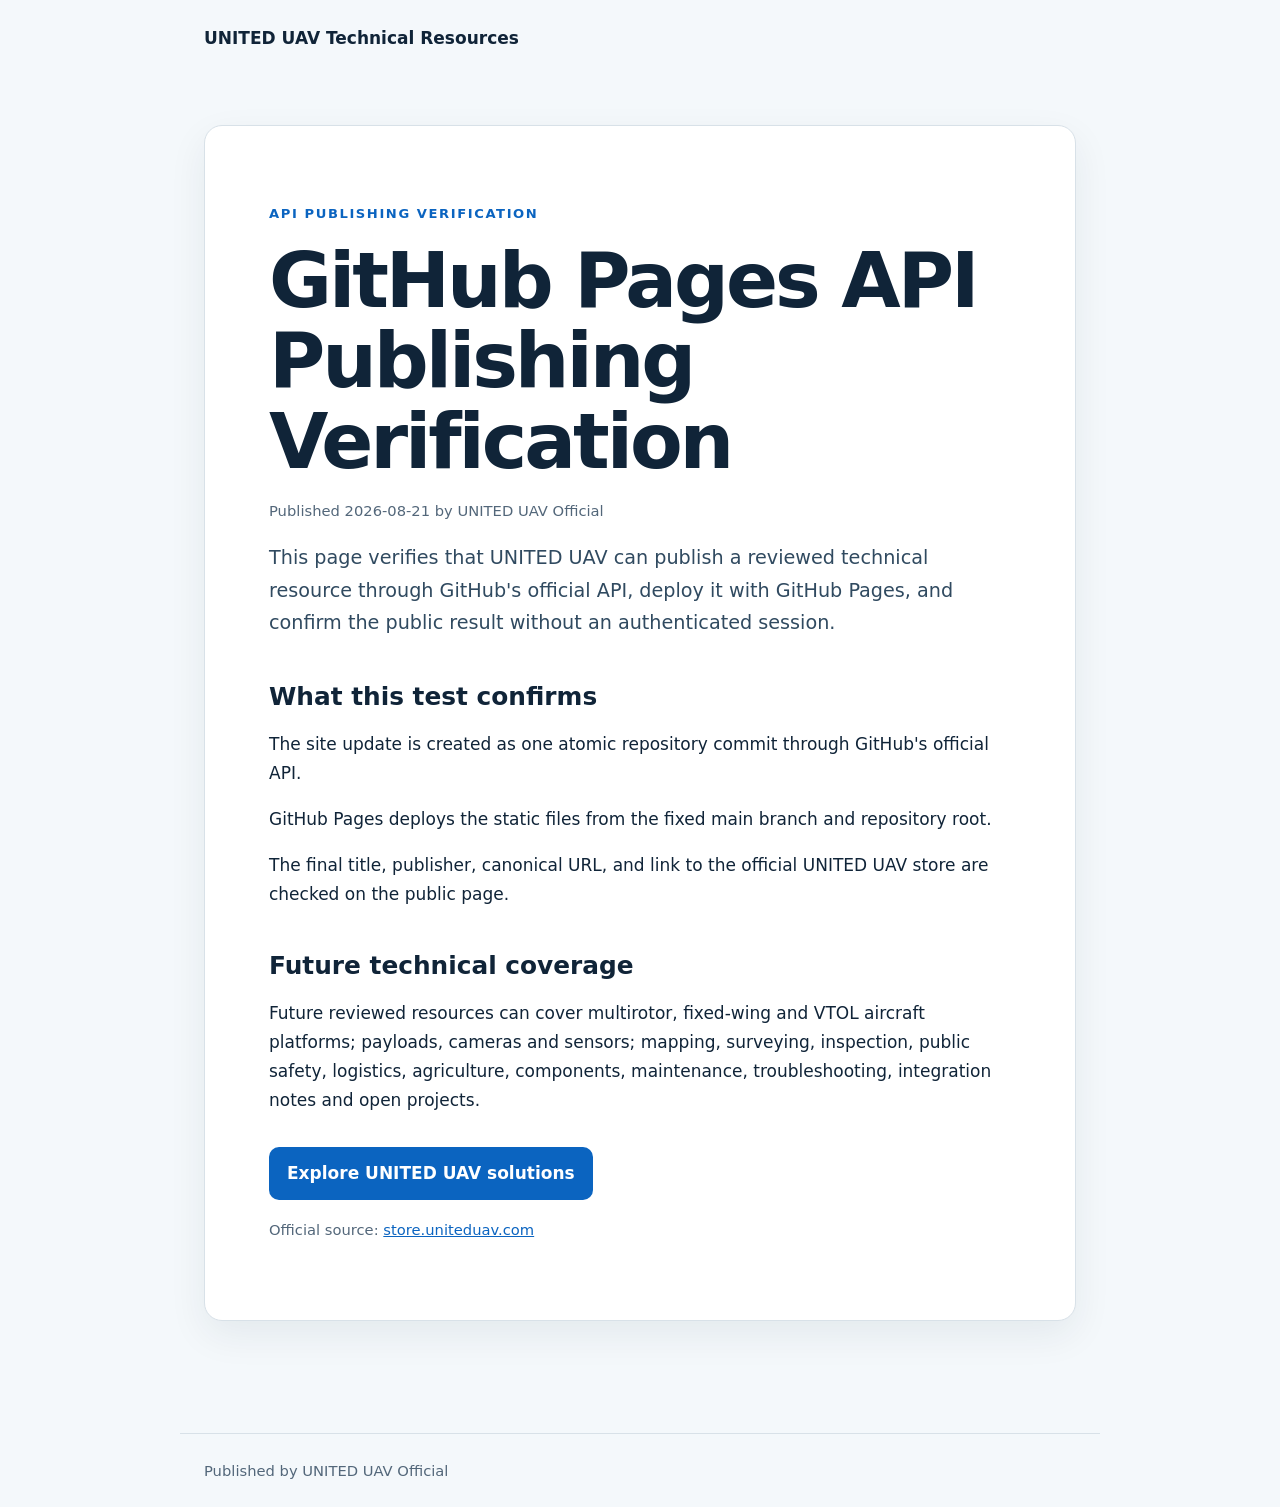
<file: guides/github-pages-api-publishing-verification/index.html>
<!doctype html>
<html lang="en">
<head>
  <meta charset="utf-8">
  <meta name="viewport" content="width=device-width, initial-scale=1">
  <title>GitHub Pages API Publishing Verification | UNITED UAV</title>
  <meta name="description" content="A public verification page for the UNITED UAV GitHub API and Pages deployment workflow.">
  <meta name="robots" content="noindex,follow">
  <link rel="canonical" href="https://united-uav.github.io/guides/github-pages-api-publishing-verification/">
  <link rel="stylesheet" href="../../assets/styles.css">
</head>
<body data-publication-digest="140360fdb0b6f47b7cbef575b335e8de0ff303b9896a288e32c5bff030567e25">
  <header class="site-header"><a href="../../">UNITED UAV Technical Resources</a></header>
  <main>
    <article>
      <p class="eyebrow">API publishing verification</p>
      <h1>GitHub Pages API Publishing Verification</h1>
      <p class="meta">Published 2026-08-21 by UNITED UAV Official</p>
      <p class="lede">This page verifies that UNITED UAV can publish a reviewed technical resource through GitHub&#39;s official API, deploy it with GitHub Pages, and confirm the public result without an authenticated session.</p>
      <section>
        <h2>What this test confirms</h2>
        <p>The site update is created as one atomic repository commit through GitHub&#39;s official API.</p>
        <p>GitHub Pages deploys the static files from the fixed main branch and repository root.</p>
        <p>The final title, publisher, canonical URL, and link to the official UNITED UAV store are checked on the public page.</p>
      </section>
      <section>
        <h2>Future technical coverage</h2>
        <p>Future reviewed resources can cover multirotor, fixed-wing and VTOL aircraft platforms; payloads, cameras and sensors; mapping, surveying, inspection, public safety, logistics, agriculture, components, maintenance, troubleshooting, integration notes and open projects.</p>
      </section>
      <p class="cta"><a href="https://store.uniteduav.com/?utm_source=github&amp;utm_medium=referral&amp;utm_campaign=github_pages_api_test">Explore UNITED UAV solutions</a></p>
      <p class="source">Official source: <a href="https://store.uniteduav.com/">store.uniteduav.com</a></p>
    </article>
  </main>
  <footer>Published by UNITED UAV Official</footer>
</body>
</html>
</file>
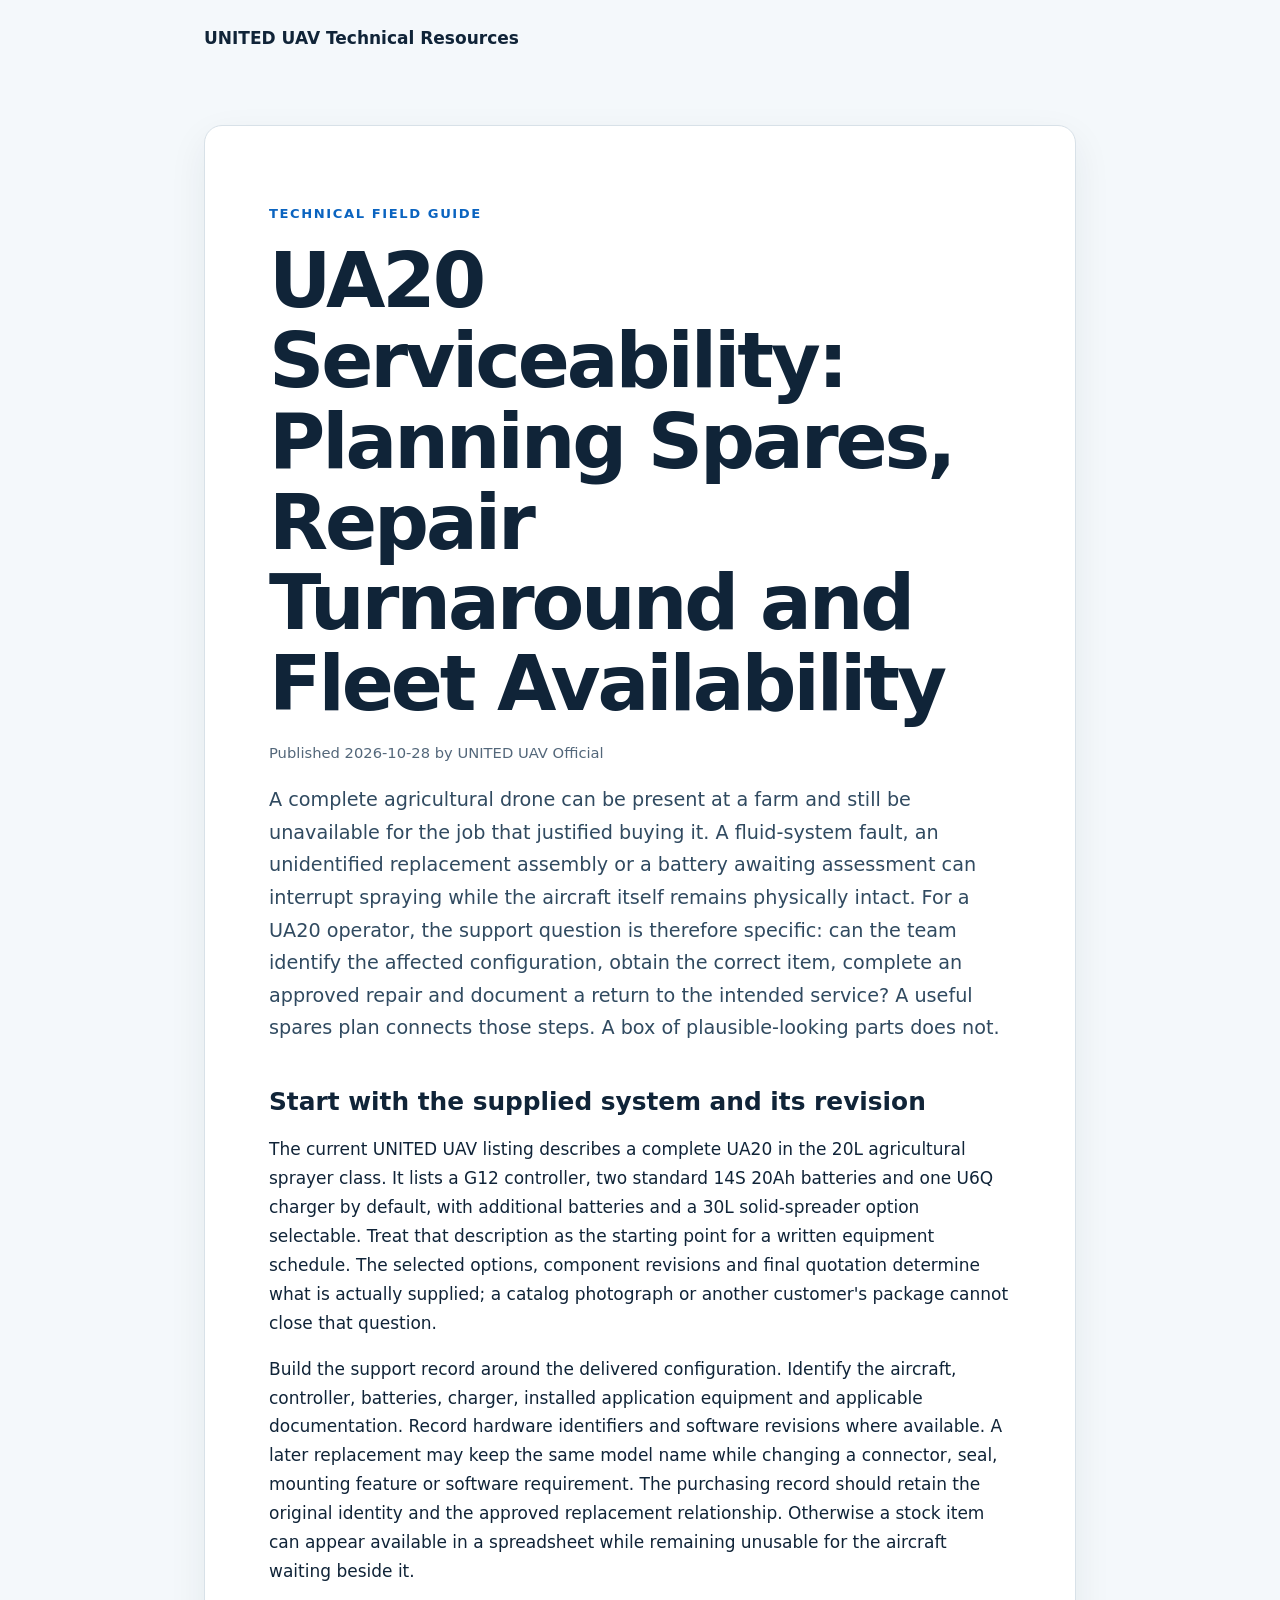
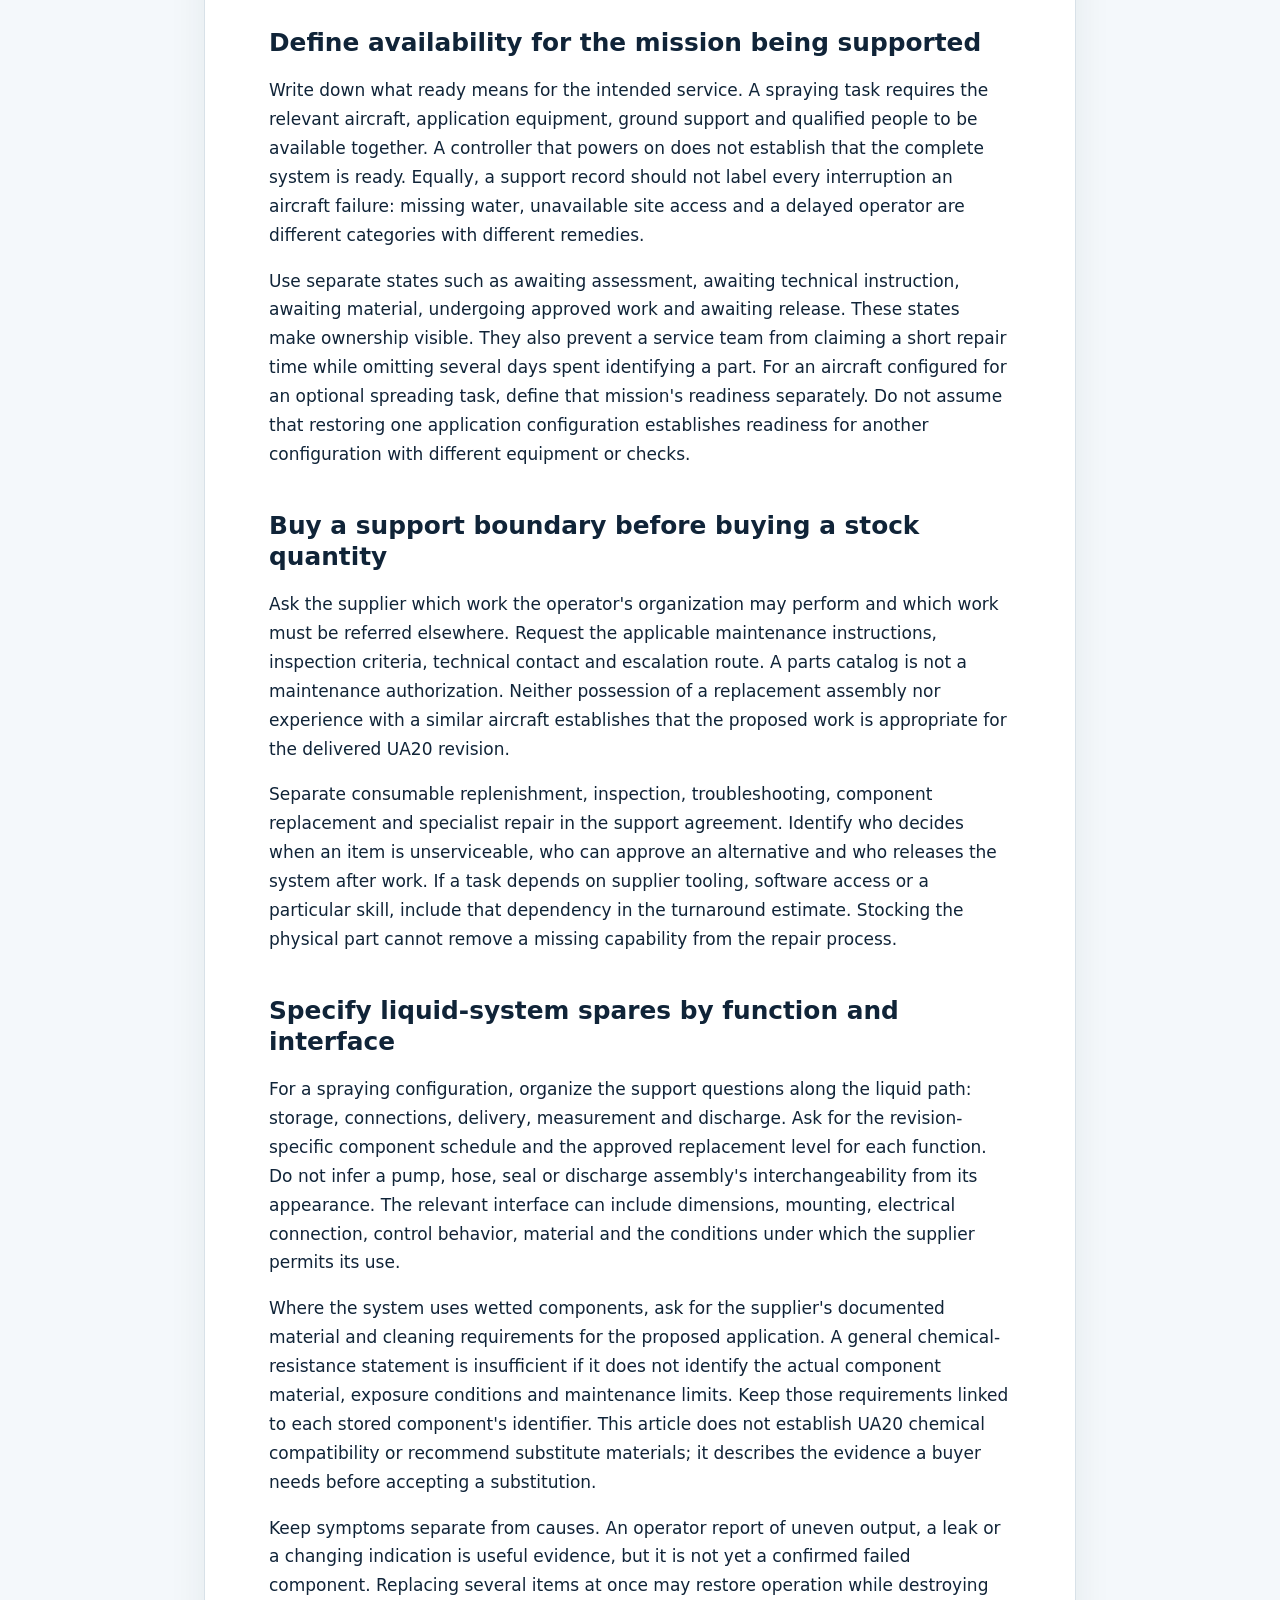
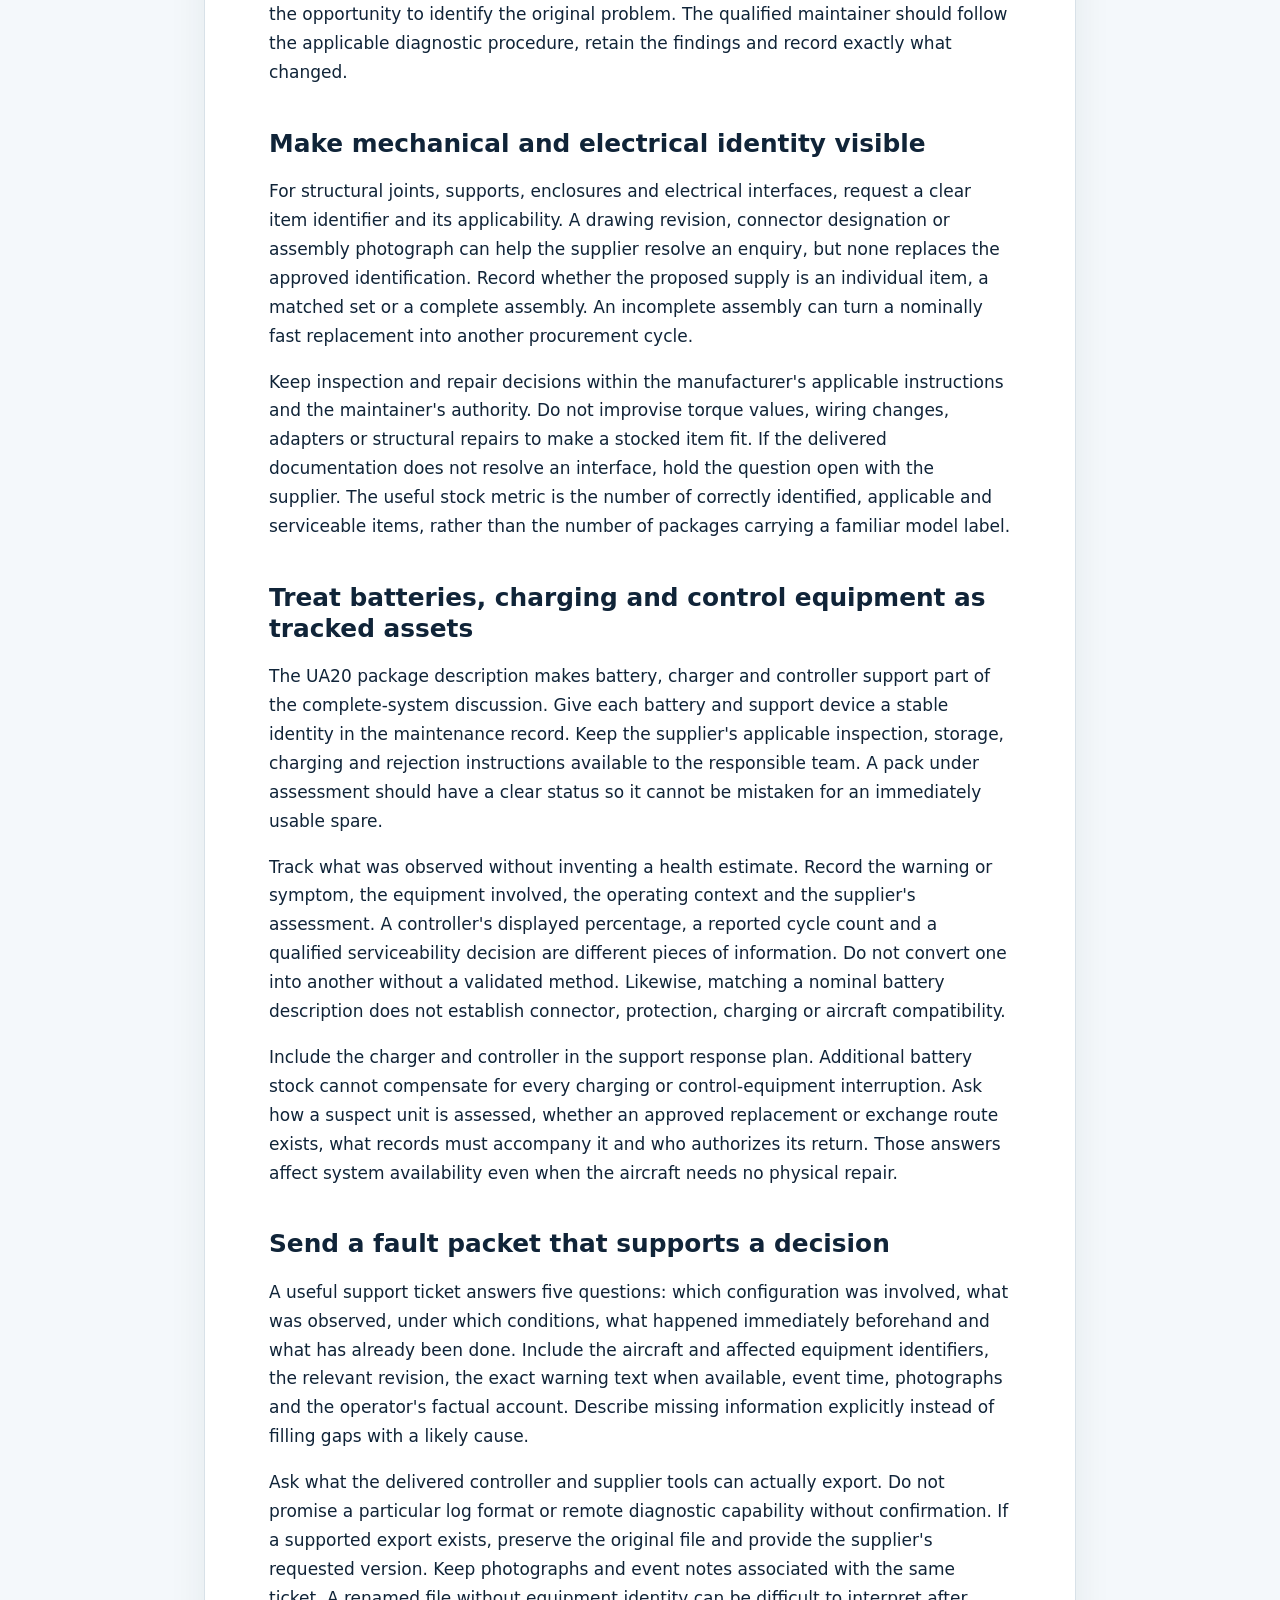
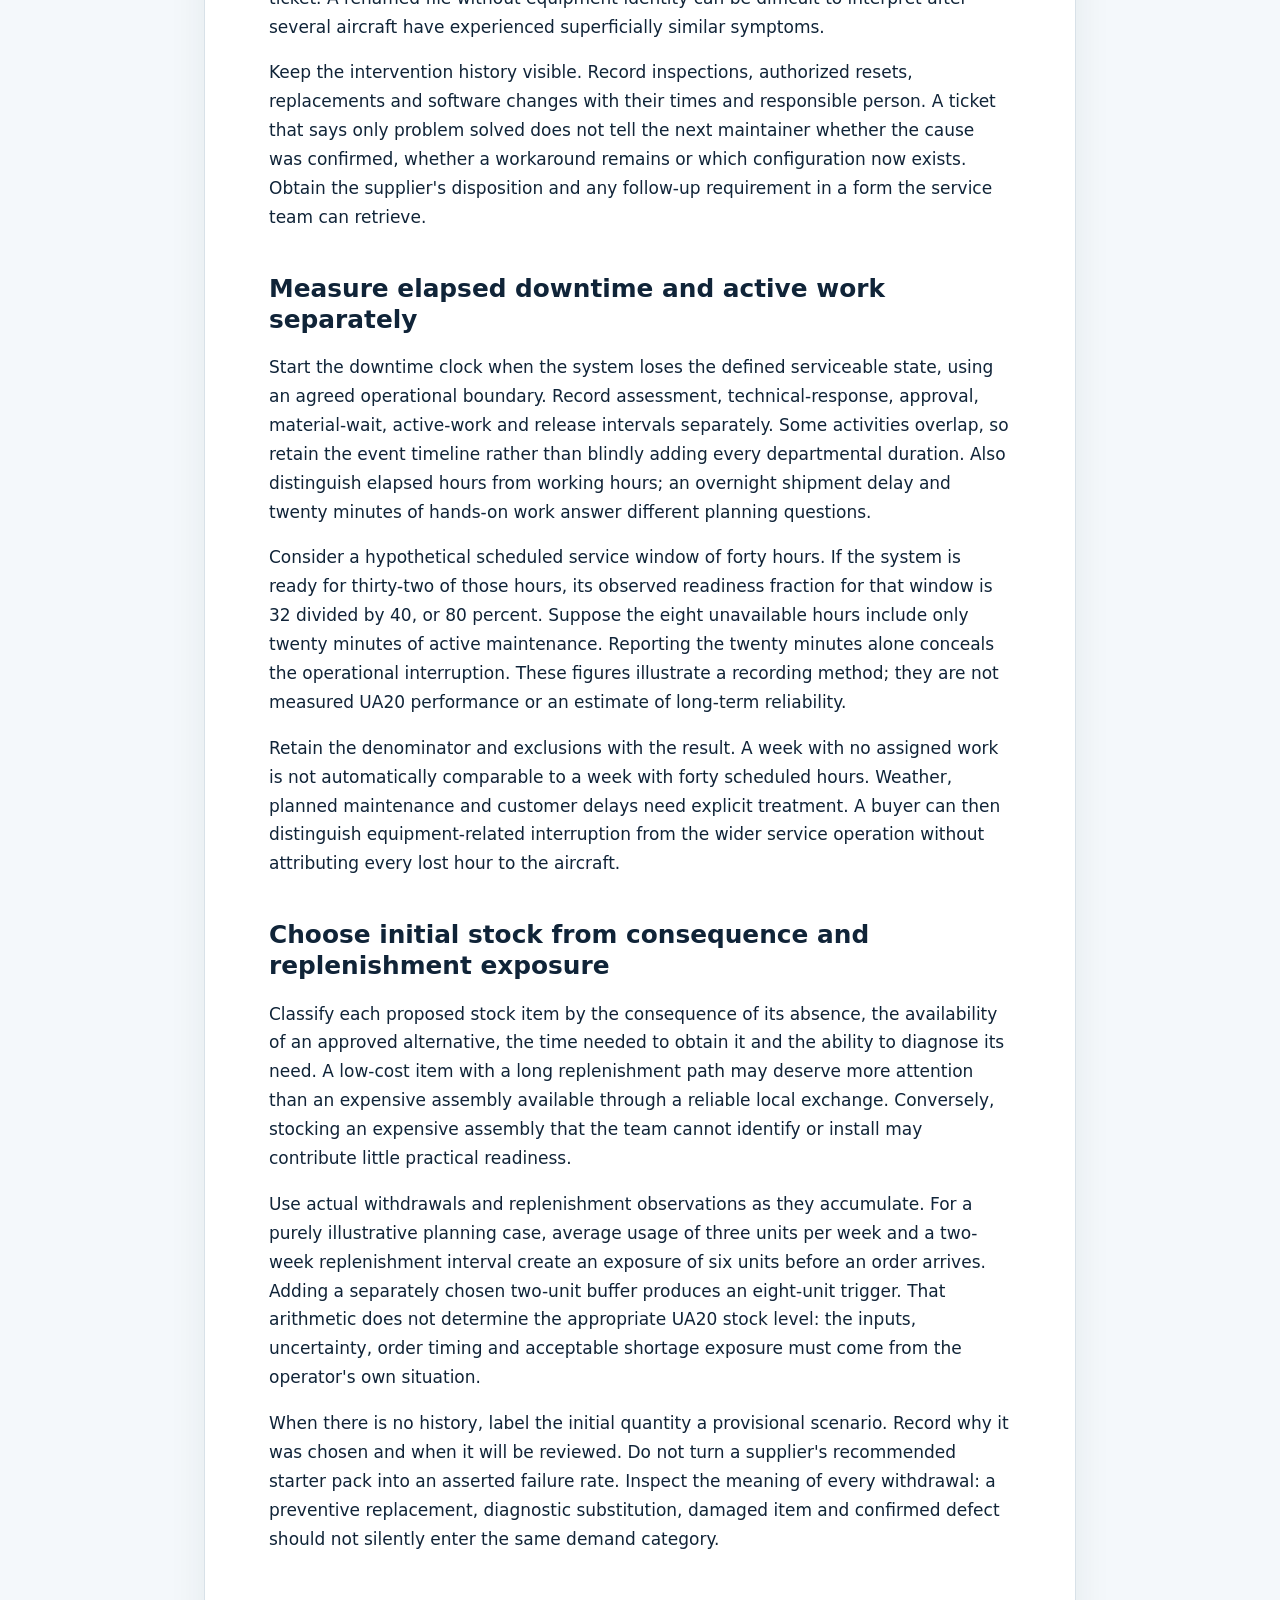
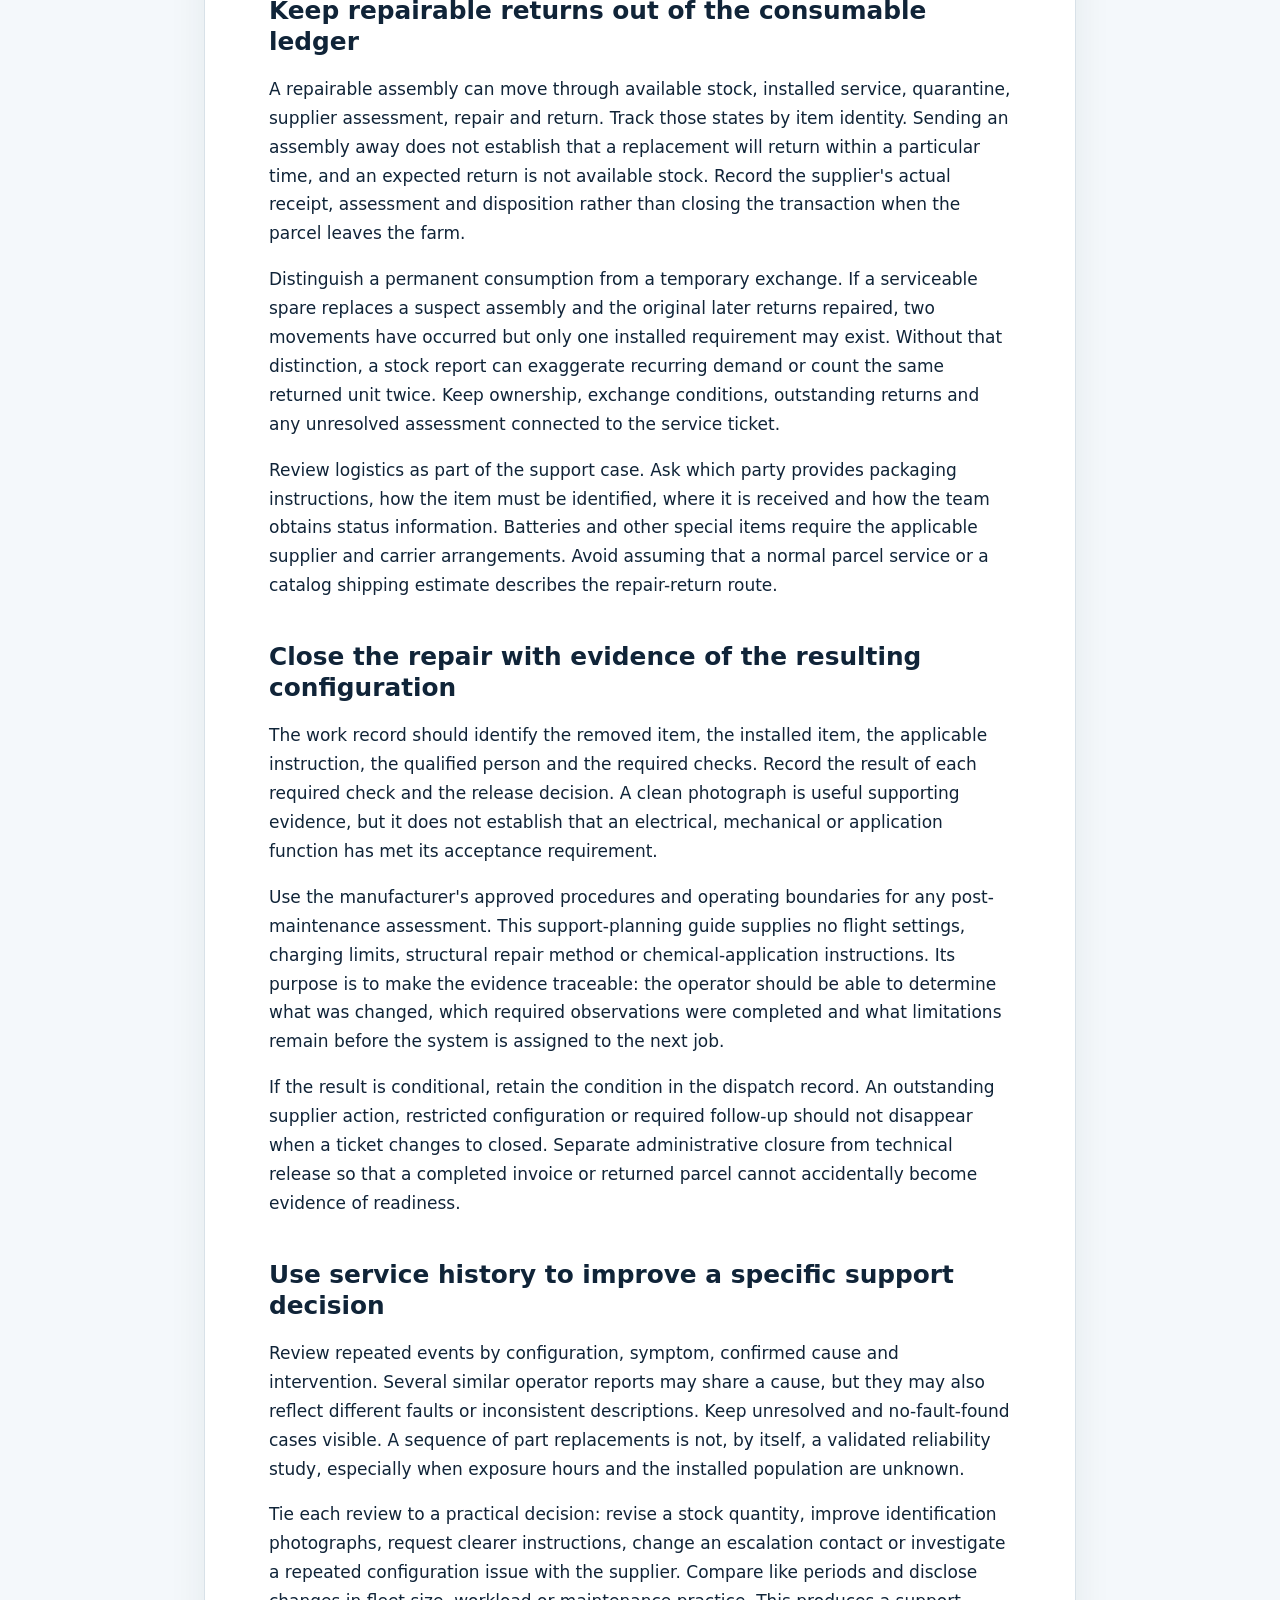
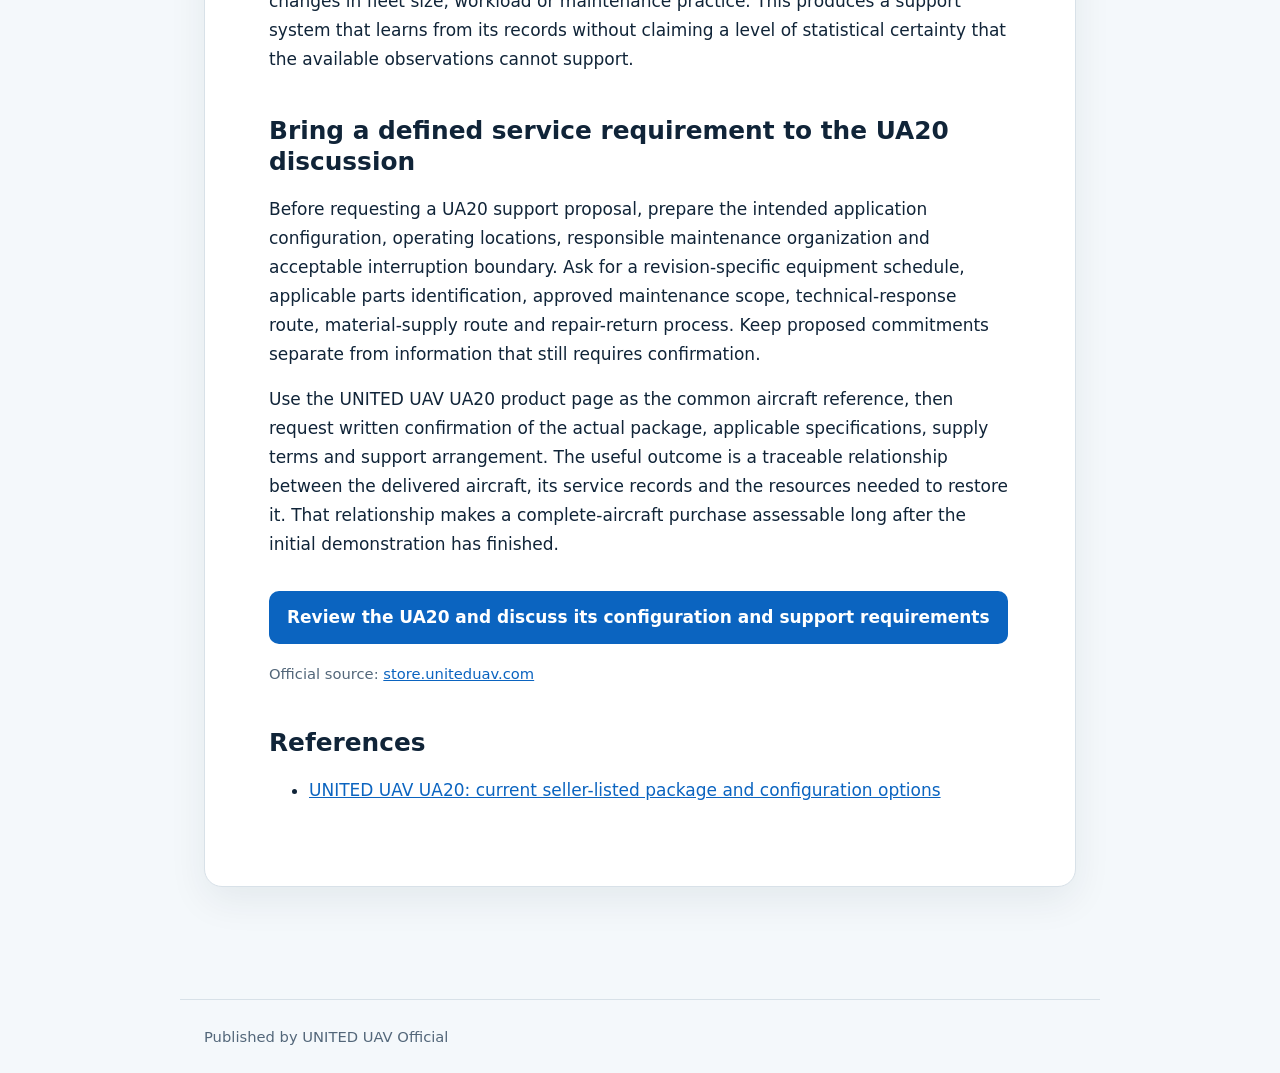
<file: guides/ua20-spares-repair-turnaround-fleet-availability/index.html>
<!doctype html>
<html lang="en">
<head>
  <meta charset="utf-8">
  <meta name="viewport" content="width=device-width, initial-scale=1">
  <title>UA20 Serviceability: Planning Spares, Repair Turnaround and Fleet Availability | UNITED UAV</title>
  <meta name="description" content="A practical UA20 fleet-support guide to revision-specific spares, fault records, repair queues, downtime measurement and return-to-service evidence.">
  <meta name="robots" content="index,follow">
  <link rel="canonical" href="https://united-uav.github.io/guides/ua20-spares-repair-turnaround-fleet-availability/">
  <link rel="stylesheet" href="../../assets/styles.css">
</head>
<body data-publication-digest="c9e096a2856e75e07faad8b958b8541c25a60ec1f239c1a9f26bf4a3bb57d12d">
  <header class="site-header"><a href="../../">UNITED UAV Technical Resources</a></header>
  <main>
    <article>
      <p class="eyebrow">Technical field guide</p>
      <h1>UA20 Serviceability: Planning Spares, Repair Turnaround and Fleet Availability</h1>
      <p class="meta">Published 2026-10-28 by UNITED UAV Official</p>
      <p class="lede">A complete agricultural drone can be present at a farm and still be unavailable for the job that justified buying it. A fluid-system fault, an unidentified replacement assembly or a battery awaiting assessment can interrupt spraying while the aircraft itself remains physically intact. For a UA20 operator, the support question is therefore specific: can the team identify the affected configuration, obtain the correct item, complete an approved repair and document a return to the intended service? A useful spares plan connects those steps. A box of plausible-looking parts does not.</p>
      <section>
        <h2>Start with the supplied system and its revision</h2>
        <p>The current UNITED UAV listing describes a complete UA20 in the 20L agricultural sprayer class. It lists a G12 controller, two standard 14S 20Ah batteries and one U6Q charger by default, with additional batteries and a 30L solid-spreader option selectable. Treat that description as the starting point for a written equipment schedule. The selected options, component revisions and final quotation determine what is actually supplied; a catalog photograph or another customer&#39;s package cannot close that question.</p>
        <p>Build the support record around the delivered configuration. Identify the aircraft, controller, batteries, charger, installed application equipment and applicable documentation. Record hardware identifiers and software revisions where available. A later replacement may keep the same model name while changing a connector, seal, mounting feature or software requirement. The purchasing record should retain the original identity and the approved replacement relationship. Otherwise a stock item can appear available in a spreadsheet while remaining unusable for the aircraft waiting beside it.</p>
      </section>
      <section>
        <h2>Define availability for the mission being supported</h2>
        <p>Write down what ready means for the intended service. A spraying task requires the relevant aircraft, application equipment, ground support and qualified people to be available together. A controller that powers on does not establish that the complete system is ready. Equally, a support record should not label every interruption an aircraft failure: missing water, unavailable site access and a delayed operator are different categories with different remedies.</p>
        <p>Use separate states such as awaiting assessment, awaiting technical instruction, awaiting material, undergoing approved work and awaiting release. These states make ownership visible. They also prevent a service team from claiming a short repair time while omitting several days spent identifying a part. For an aircraft configured for an optional spreading task, define that mission&#39;s readiness separately. Do not assume that restoring one application configuration establishes readiness for another configuration with different equipment or checks.</p>
      </section>
      <section>
        <h2>Buy a support boundary before buying a stock quantity</h2>
        <p>Ask the supplier which work the operator&#39;s organization may perform and which work must be referred elsewhere. Request the applicable maintenance instructions, inspection criteria, technical contact and escalation route. A parts catalog is not a maintenance authorization. Neither possession of a replacement assembly nor experience with a similar aircraft establishes that the proposed work is appropriate for the delivered UA20 revision.</p>
        <p>Separate consumable replenishment, inspection, troubleshooting, component replacement and specialist repair in the support agreement. Identify who decides when an item is unserviceable, who can approve an alternative and who releases the system after work. If a task depends on supplier tooling, software access or a particular skill, include that dependency in the turnaround estimate. Stocking the physical part cannot remove a missing capability from the repair process.</p>
      </section>
      <section>
        <h2>Specify liquid-system spares by function and interface</h2>
        <p>For a spraying configuration, organize the support questions along the liquid path: storage, connections, delivery, measurement and discharge. Ask for the revision-specific component schedule and the approved replacement level for each function. Do not infer a pump, hose, seal or discharge assembly&#39;s interchangeability from its appearance. The relevant interface can include dimensions, mounting, electrical connection, control behavior, material and the conditions under which the supplier permits its use.</p>
        <p>Where the system uses wetted components, ask for the supplier&#39;s documented material and cleaning requirements for the proposed application. A general chemical-resistance statement is insufficient if it does not identify the actual component material, exposure conditions and maintenance limits. Keep those requirements linked to each stored component&#39;s identifier. This article does not establish UA20 chemical compatibility or recommend substitute materials; it describes the evidence a buyer needs before accepting a substitution.</p>
        <p>Keep symptoms separate from causes. An operator report of uneven output, a leak or a changing indication is useful evidence, but it is not yet a confirmed failed component. Replacing several items at once may restore operation while destroying the opportunity to identify the original problem. The qualified maintainer should follow the applicable diagnostic procedure, retain the findings and record exactly what changed.</p>
      </section>
      <section>
        <h2>Make mechanical and electrical identity visible</h2>
        <p>For structural joints, supports, enclosures and electrical interfaces, request a clear item identifier and its applicability. A drawing revision, connector designation or assembly photograph can help the supplier resolve an enquiry, but none replaces the approved identification. Record whether the proposed supply is an individual item, a matched set or a complete assembly. An incomplete assembly can turn a nominally fast replacement into another procurement cycle.</p>
        <p>Keep inspection and repair decisions within the manufacturer&#39;s applicable instructions and the maintainer&#39;s authority. Do not improvise torque values, wiring changes, adapters or structural repairs to make a stocked item fit. If the delivered documentation does not resolve an interface, hold the question open with the supplier. The useful stock metric is the number of correctly identified, applicable and serviceable items, rather than the number of packages carrying a familiar model label.</p>
      </section>
      <section>
        <h2>Treat batteries, charging and control equipment as tracked assets</h2>
        <p>The UA20 package description makes battery, charger and controller support part of the complete-system discussion. Give each battery and support device a stable identity in the maintenance record. Keep the supplier&#39;s applicable inspection, storage, charging and rejection instructions available to the responsible team. A pack under assessment should have a clear status so it cannot be mistaken for an immediately usable spare.</p>
        <p>Track what was observed without inventing a health estimate. Record the warning or symptom, the equipment involved, the operating context and the supplier&#39;s assessment. A controller&#39;s displayed percentage, a reported cycle count and a qualified serviceability decision are different pieces of information. Do not convert one into another without a validated method. Likewise, matching a nominal battery description does not establish connector, protection, charging or aircraft compatibility.</p>
        <p>Include the charger and controller in the support response plan. Additional battery stock cannot compensate for every charging or control-equipment interruption. Ask how a suspect unit is assessed, whether an approved replacement or exchange route exists, what records must accompany it and who authorizes its return. Those answers affect system availability even when the aircraft needs no physical repair.</p>
      </section>
      <section>
        <h2>Send a fault packet that supports a decision</h2>
        <p>A useful support ticket answers five questions: which configuration was involved, what was observed, under which conditions, what happened immediately beforehand and what has already been done. Include the aircraft and affected equipment identifiers, the relevant revision, the exact warning text when available, event time, photographs and the operator&#39;s factual account. Describe missing information explicitly instead of filling gaps with a likely cause.</p>
        <p>Ask what the delivered controller and supplier tools can actually export. Do not promise a particular log format or remote diagnostic capability without confirmation. If a supported export exists, preserve the original file and provide the supplier&#39;s requested version. Keep photographs and event notes associated with the same ticket. A renamed file without equipment identity can be difficult to interpret after several aircraft have experienced superficially similar symptoms.</p>
        <p>Keep the intervention history visible. Record inspections, authorized resets, replacements and software changes with their times and responsible person. A ticket that says only problem solved does not tell the next maintainer whether the cause was confirmed, whether a workaround remains or which configuration now exists. Obtain the supplier&#39;s disposition and any follow-up requirement in a form the service team can retrieve.</p>
      </section>
      <section>
        <h2>Measure elapsed downtime and active work separately</h2>
        <p>Start the downtime clock when the system loses the defined serviceable state, using an agreed operational boundary. Record assessment, technical-response, approval, material-wait, active-work and release intervals separately. Some activities overlap, so retain the event timeline rather than blindly adding every departmental duration. Also distinguish elapsed hours from working hours; an overnight shipment delay and twenty minutes of hands-on work answer different planning questions.</p>
        <p>Consider a hypothetical scheduled service window of forty hours. If the system is ready for thirty-two of those hours, its observed readiness fraction for that window is 32 divided by 40, or 80 percent. Suppose the eight unavailable hours include only twenty minutes of active maintenance. Reporting the twenty minutes alone conceals the operational interruption. These figures illustrate a recording method; they are not measured UA20 performance or an estimate of long-term reliability.</p>
        <p>Retain the denominator and exclusions with the result. A week with no assigned work is not automatically comparable to a week with forty scheduled hours. Weather, planned maintenance and customer delays need explicit treatment. A buyer can then distinguish equipment-related interruption from the wider service operation without attributing every lost hour to the aircraft.</p>
      </section>
      <section>
        <h2>Choose initial stock from consequence and replenishment exposure</h2>
        <p>Classify each proposed stock item by the consequence of its absence, the availability of an approved alternative, the time needed to obtain it and the ability to diagnose its need. A low-cost item with a long replenishment path may deserve more attention than an expensive assembly available through a reliable local exchange. Conversely, stocking an expensive assembly that the team cannot identify or install may contribute little practical readiness.</p>
        <p>Use actual withdrawals and replenishment observations as they accumulate. For a purely illustrative planning case, average usage of three units per week and a two-week replenishment interval create an exposure of six units before an order arrives. Adding a separately chosen two-unit buffer produces an eight-unit trigger. That arithmetic does not determine the appropriate UA20 stock level: the inputs, uncertainty, order timing and acceptable shortage exposure must come from the operator&#39;s own situation.</p>
        <p>When there is no history, label the initial quantity a provisional scenario. Record why it was chosen and when it will be reviewed. Do not turn a supplier&#39;s recommended starter pack into an asserted failure rate. Inspect the meaning of every withdrawal: a preventive replacement, diagnostic substitution, damaged item and confirmed defect should not silently enter the same demand category.</p>
      </section>
      <section>
        <h2>Keep repairable returns out of the consumable ledger</h2>
        <p>A repairable assembly can move through available stock, installed service, quarantine, supplier assessment, repair and return. Track those states by item identity. Sending an assembly away does not establish that a replacement will return within a particular time, and an expected return is not available stock. Record the supplier&#39;s actual receipt, assessment and disposition rather than closing the transaction when the parcel leaves the farm.</p>
        <p>Distinguish a permanent consumption from a temporary exchange. If a serviceable spare replaces a suspect assembly and the original later returns repaired, two movements have occurred but only one installed requirement may exist. Without that distinction, a stock report can exaggerate recurring demand or count the same returned unit twice. Keep ownership, exchange conditions, outstanding returns and any unresolved assessment connected to the service ticket.</p>
        <p>Review logistics as part of the support case. Ask which party provides packaging instructions, how the item must be identified, where it is received and how the team obtains status information. Batteries and other special items require the applicable supplier and carrier arrangements. Avoid assuming that a normal parcel service or a catalog shipping estimate describes the repair-return route.</p>
      </section>
      <section>
        <h2>Close the repair with evidence of the resulting configuration</h2>
        <p>The work record should identify the removed item, the installed item, the applicable instruction, the qualified person and the required checks. Record the result of each required check and the release decision. A clean photograph is useful supporting evidence, but it does not establish that an electrical, mechanical or application function has met its acceptance requirement.</p>
        <p>Use the manufacturer&#39;s approved procedures and operating boundaries for any post-maintenance assessment. This support-planning guide supplies no flight settings, charging limits, structural repair method or chemical-application instructions. Its purpose is to make the evidence traceable: the operator should be able to determine what was changed, which required observations were completed and what limitations remain before the system is assigned to the next job.</p>
        <p>If the result is conditional, retain the condition in the dispatch record. An outstanding supplier action, restricted configuration or required follow-up should not disappear when a ticket changes to closed. Separate administrative closure from technical release so that a completed invoice or returned parcel cannot accidentally become evidence of readiness.</p>
      </section>
      <section>
        <h2>Use service history to improve a specific support decision</h2>
        <p>Review repeated events by configuration, symptom, confirmed cause and intervention. Several similar operator reports may share a cause, but they may also reflect different faults or inconsistent descriptions. Keep unresolved and no-fault-found cases visible. A sequence of part replacements is not, by itself, a validated reliability study, especially when exposure hours and the installed population are unknown.</p>
        <p>Tie each review to a practical decision: revise a stock quantity, improve identification photographs, request clearer instructions, change an escalation contact or investigate a repeated configuration issue with the supplier. Compare like periods and disclose changes in fleet size, workload or maintenance practice. This produces a support system that learns from its records without claiming a level of statistical certainty that the available observations cannot support.</p>
      </section>
      <section>
        <h2>Bring a defined service requirement to the UA20 discussion</h2>
        <p>Before requesting a UA20 support proposal, prepare the intended application configuration, operating locations, responsible maintenance organization and acceptable interruption boundary. Ask for a revision-specific equipment schedule, applicable parts identification, approved maintenance scope, technical-response route, material-supply route and repair-return process. Keep proposed commitments separate from information that still requires confirmation.</p>
        <p>Use the UNITED UAV UA20 product page as the common aircraft reference, then request written confirmation of the actual package, applicable specifications, supply terms and support arrangement. The useful outcome is a traceable relationship between the delivered aircraft, its service records and the resources needed to restore it. That relationship makes a complete-aircraft purchase assessable long after the initial demonstration has finished.</p>
      </section>
      <p class="cta"><a href="https://store.uniteduav.com/products/ua20-20l-agricultural-drone?utm_source=github&amp;utm_medium=referral&amp;utm_campaign=github_ua20_serviceability_20261028&amp;utm_content=spares_turnaround">Review the UA20 and discuss its configuration and support requirements</a></p>
      <p class="source">Official source: <a href="https://store.uniteduav.com/products/ua20-20l-agricultural-drone?utm_source=github&amp;utm_medium=referral&amp;utm_campaign=github_ua20_serviceability_20261028&amp;utm_content=spares_turnaround">store.uniteduav.com</a></p>
      <section><h2>References</h2><ul><li><a href="https://store.uniteduav.com/products/ua20-20l-agricultural-drone?utm_source=github&amp;utm_medium=referral&amp;utm_campaign=github_ua20_serviceability_20261028&amp;utm_content=spares_turnaround">UNITED UAV UA20: current seller-listed package and configuration options</a></li></ul></section>
    </article>
  </main>
  <footer>Published by UNITED UAV Official</footer>
</body>
</html>
</file>
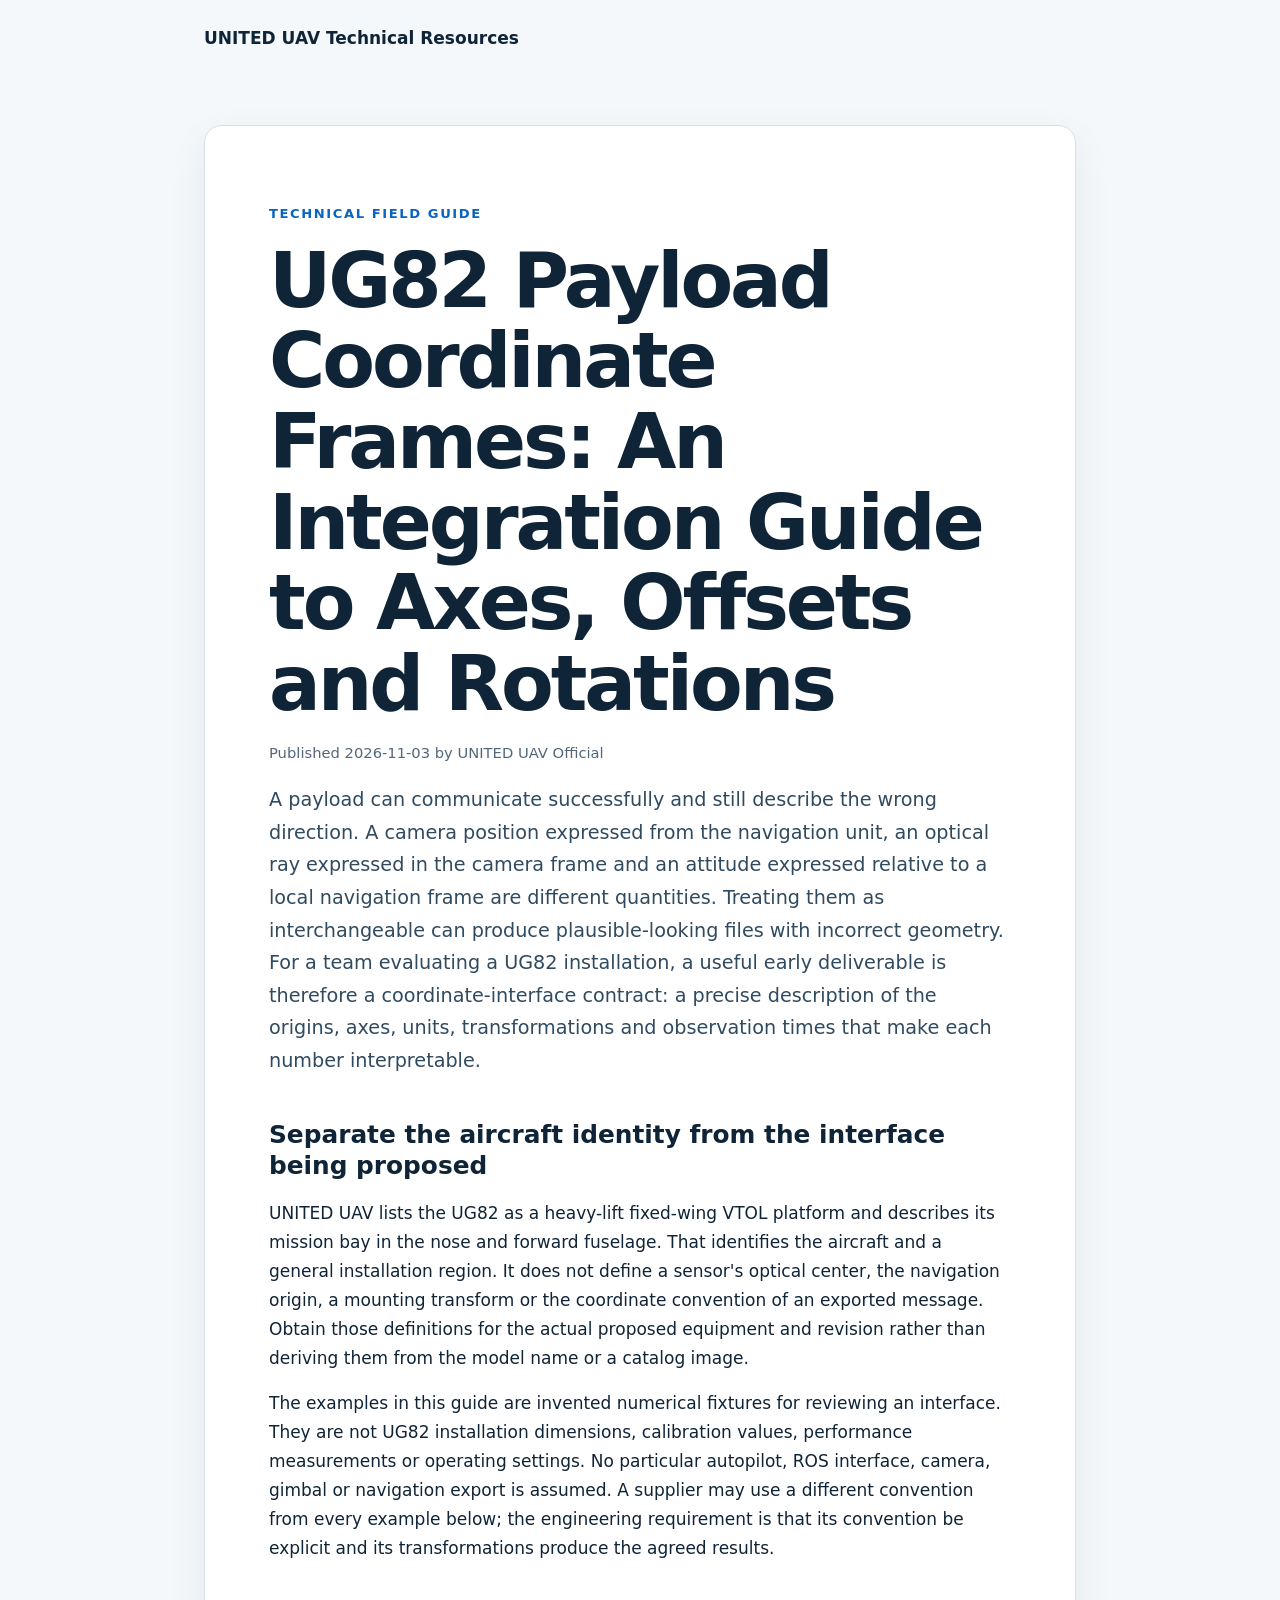
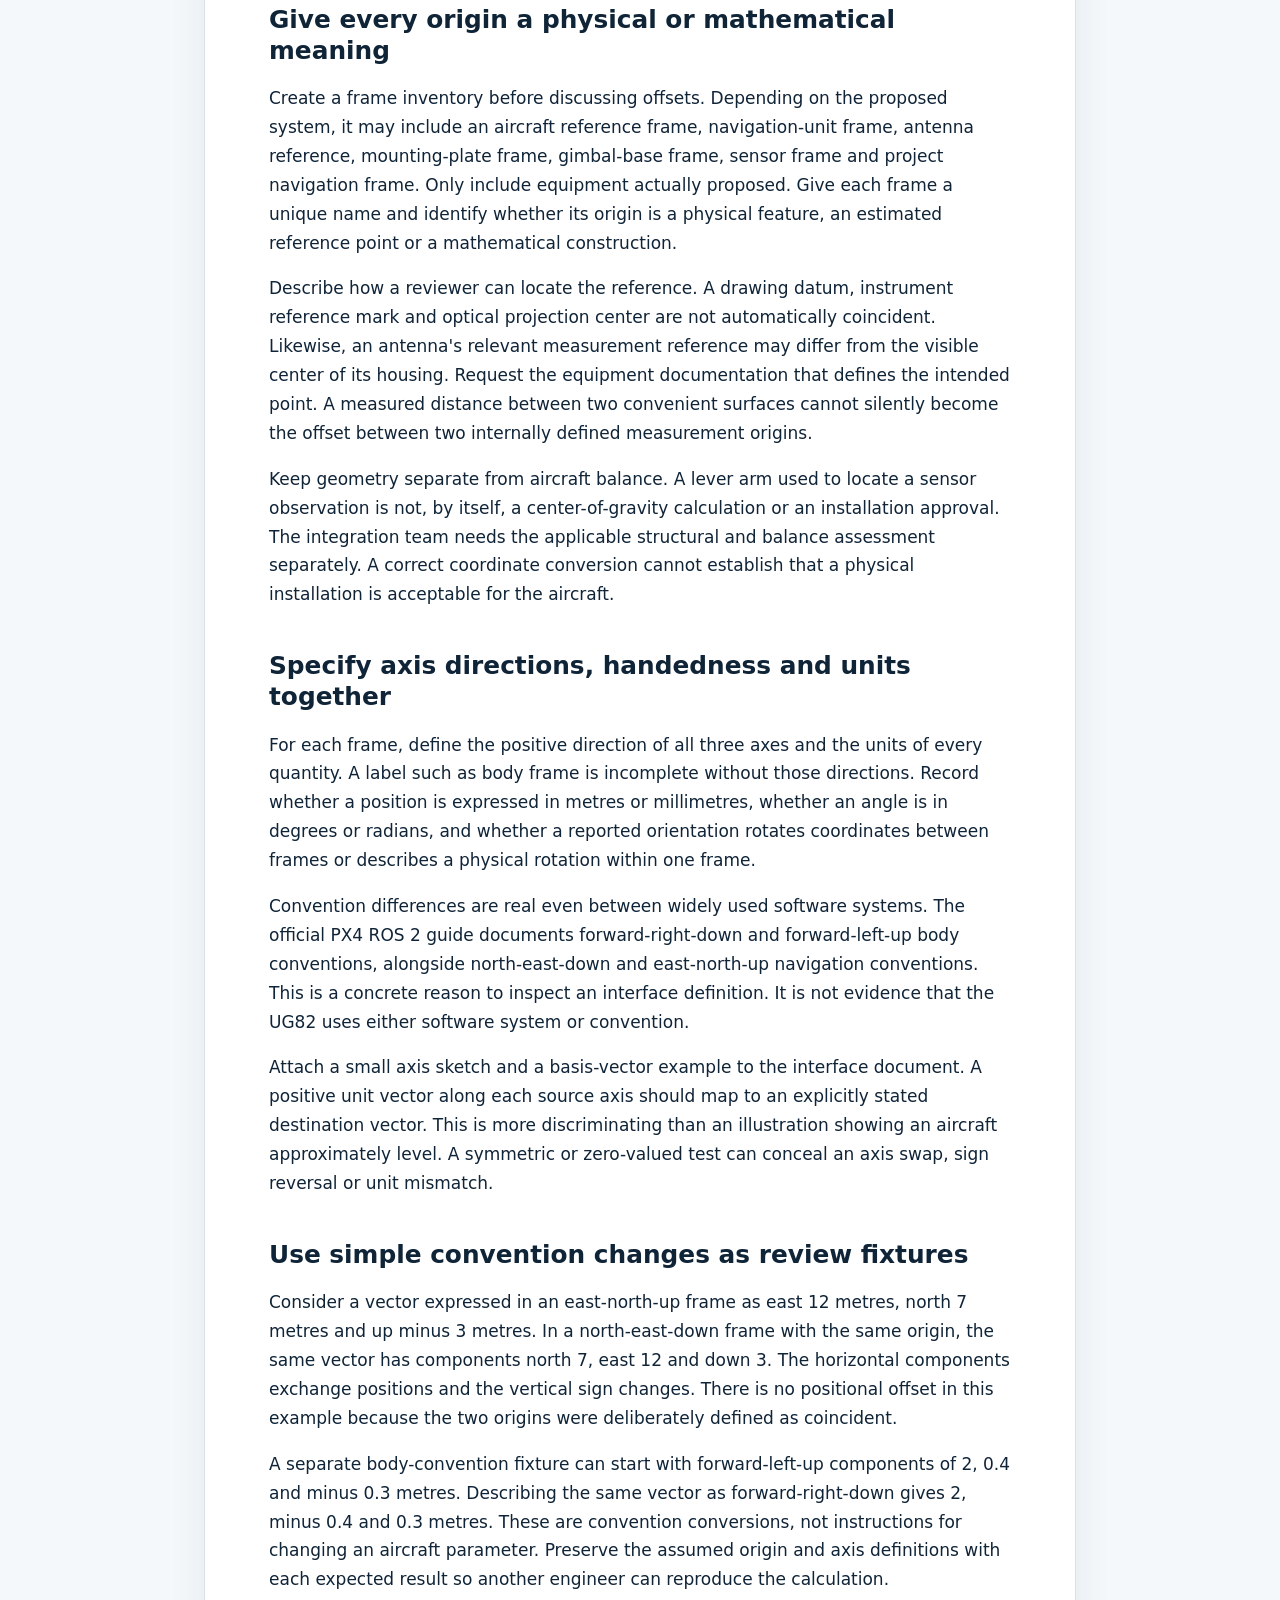
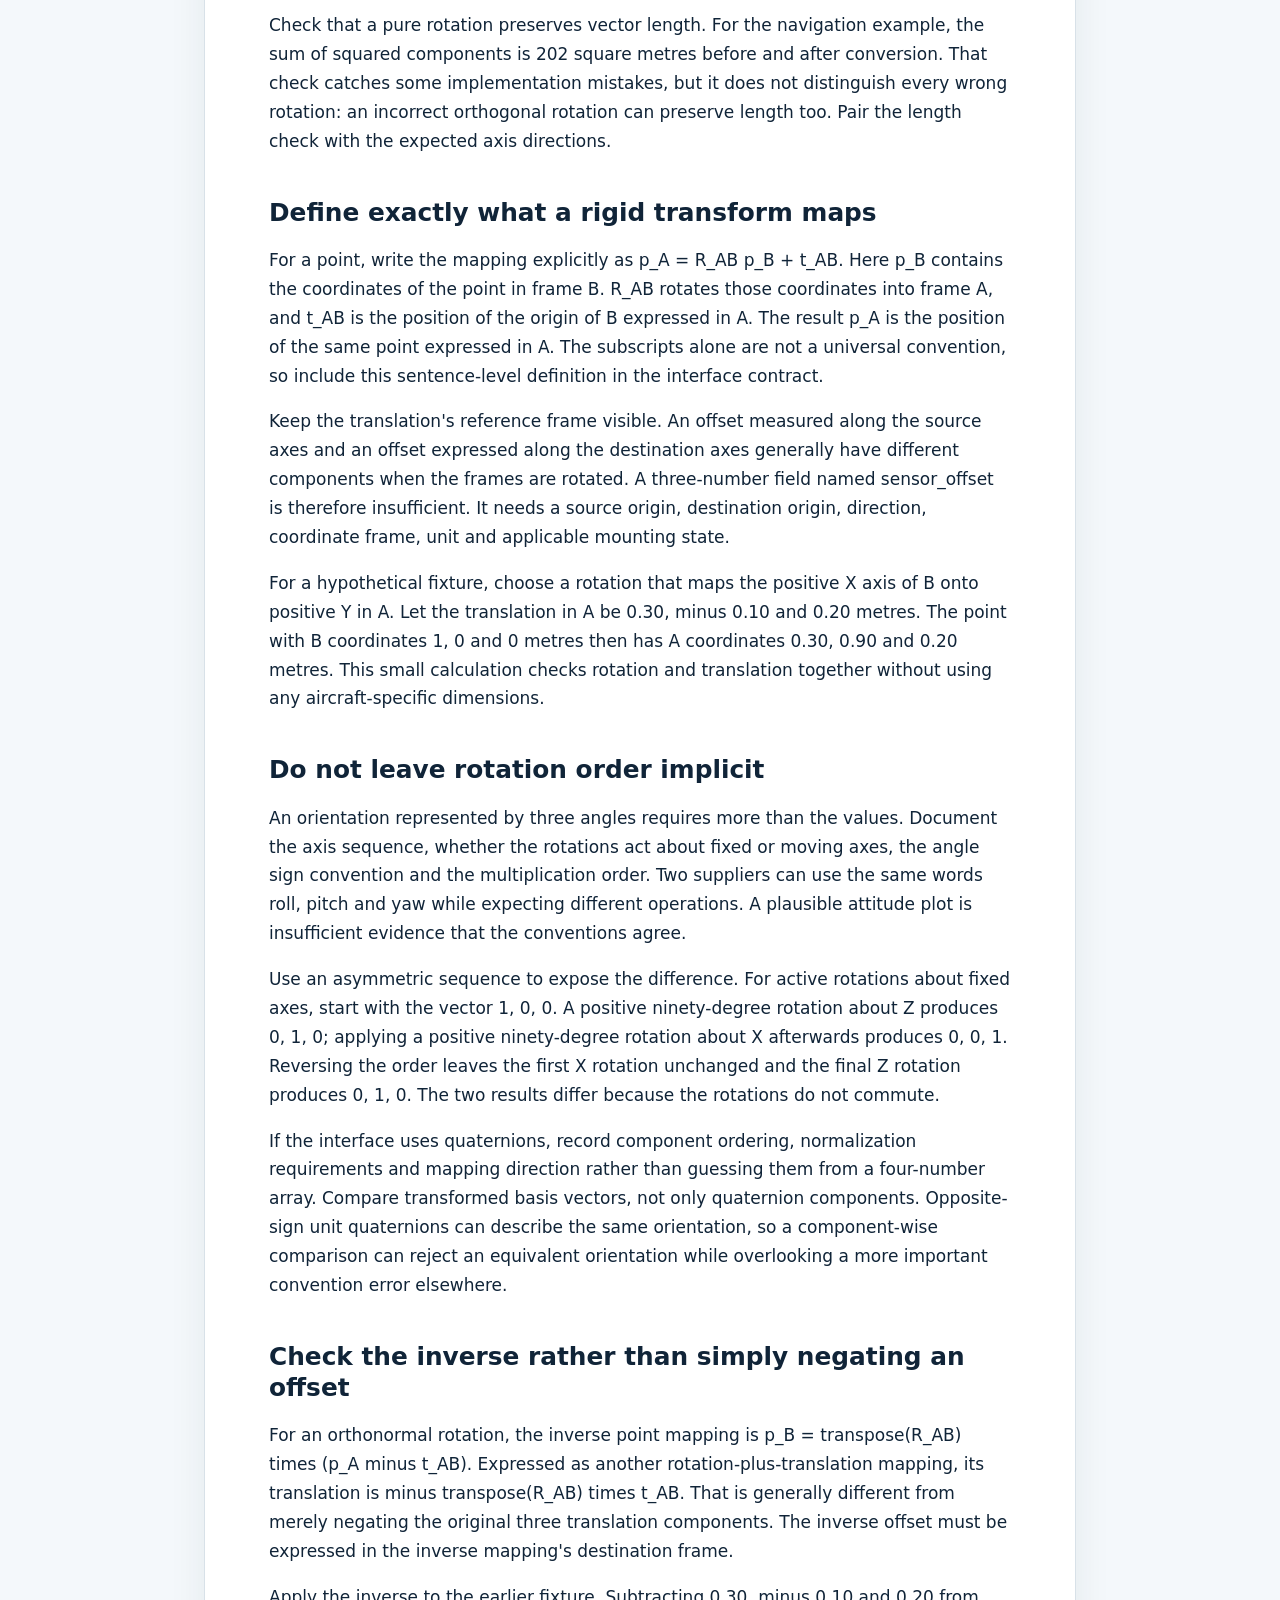
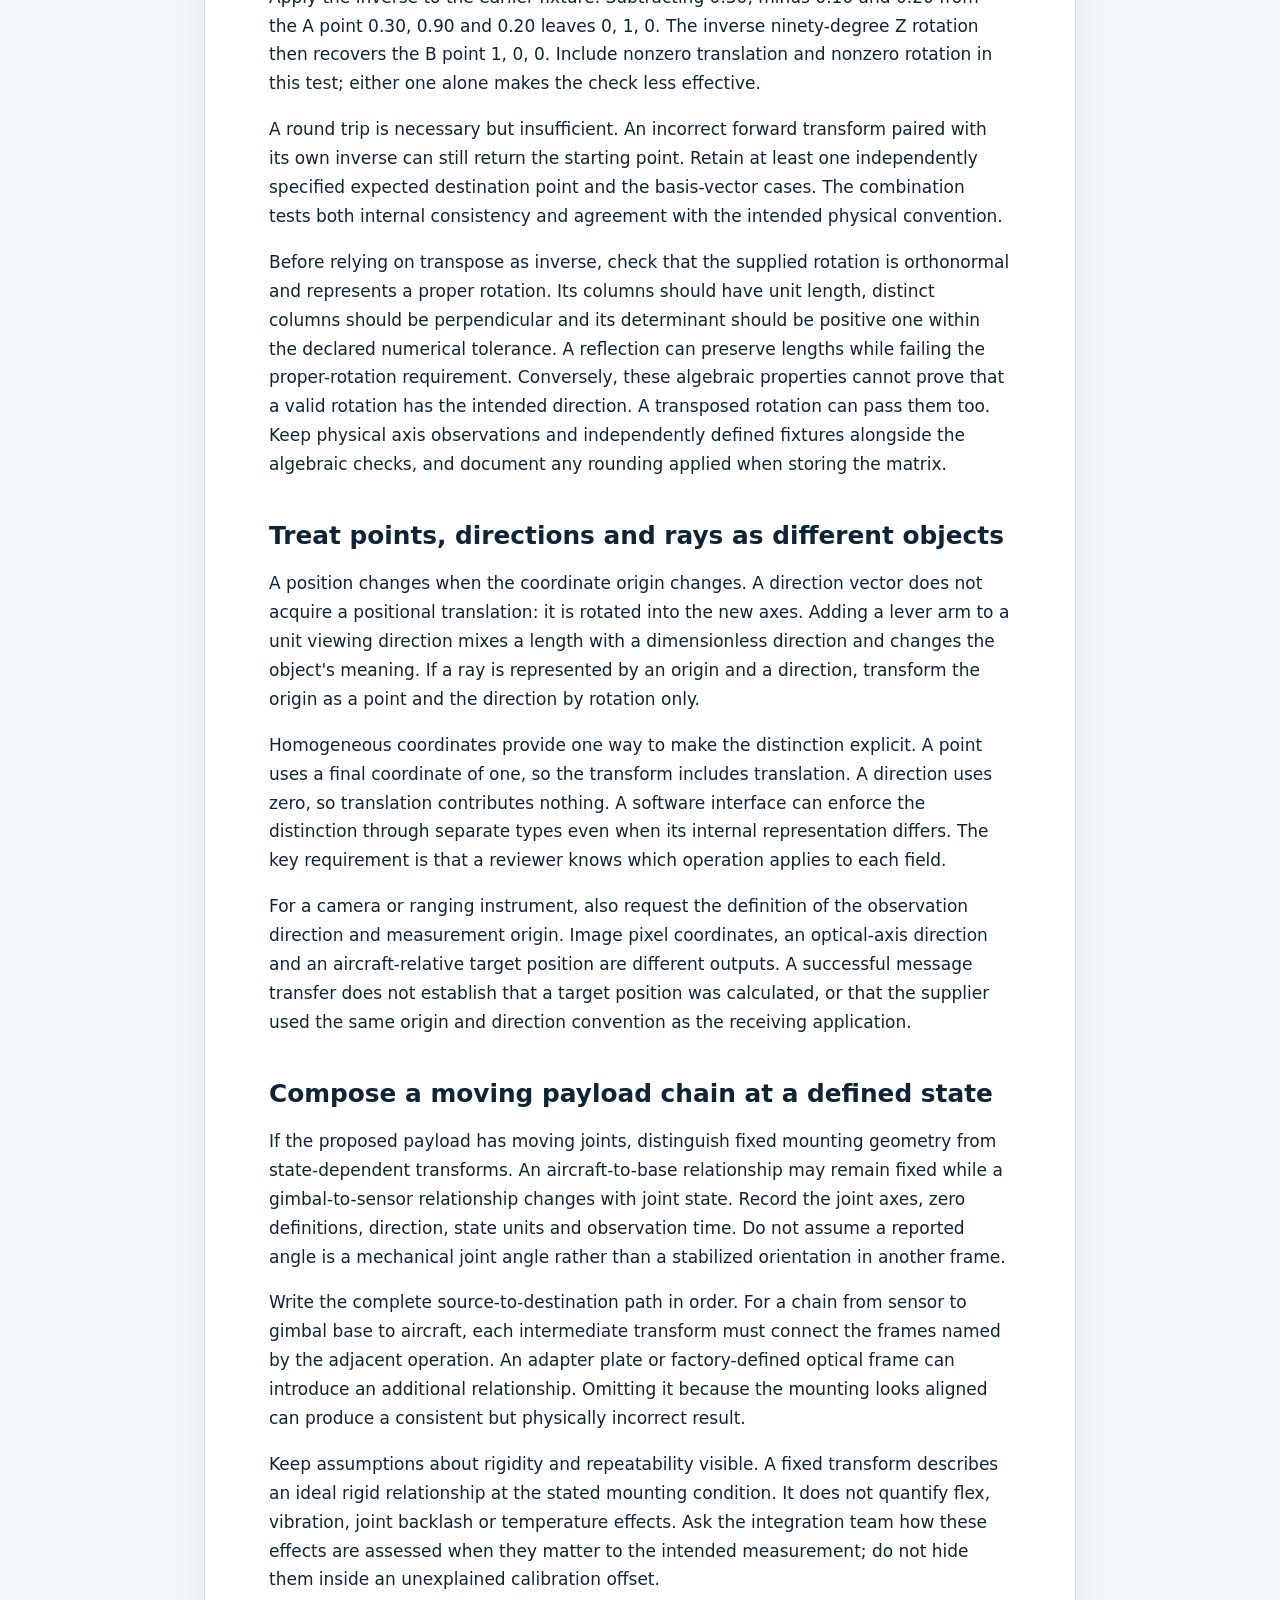
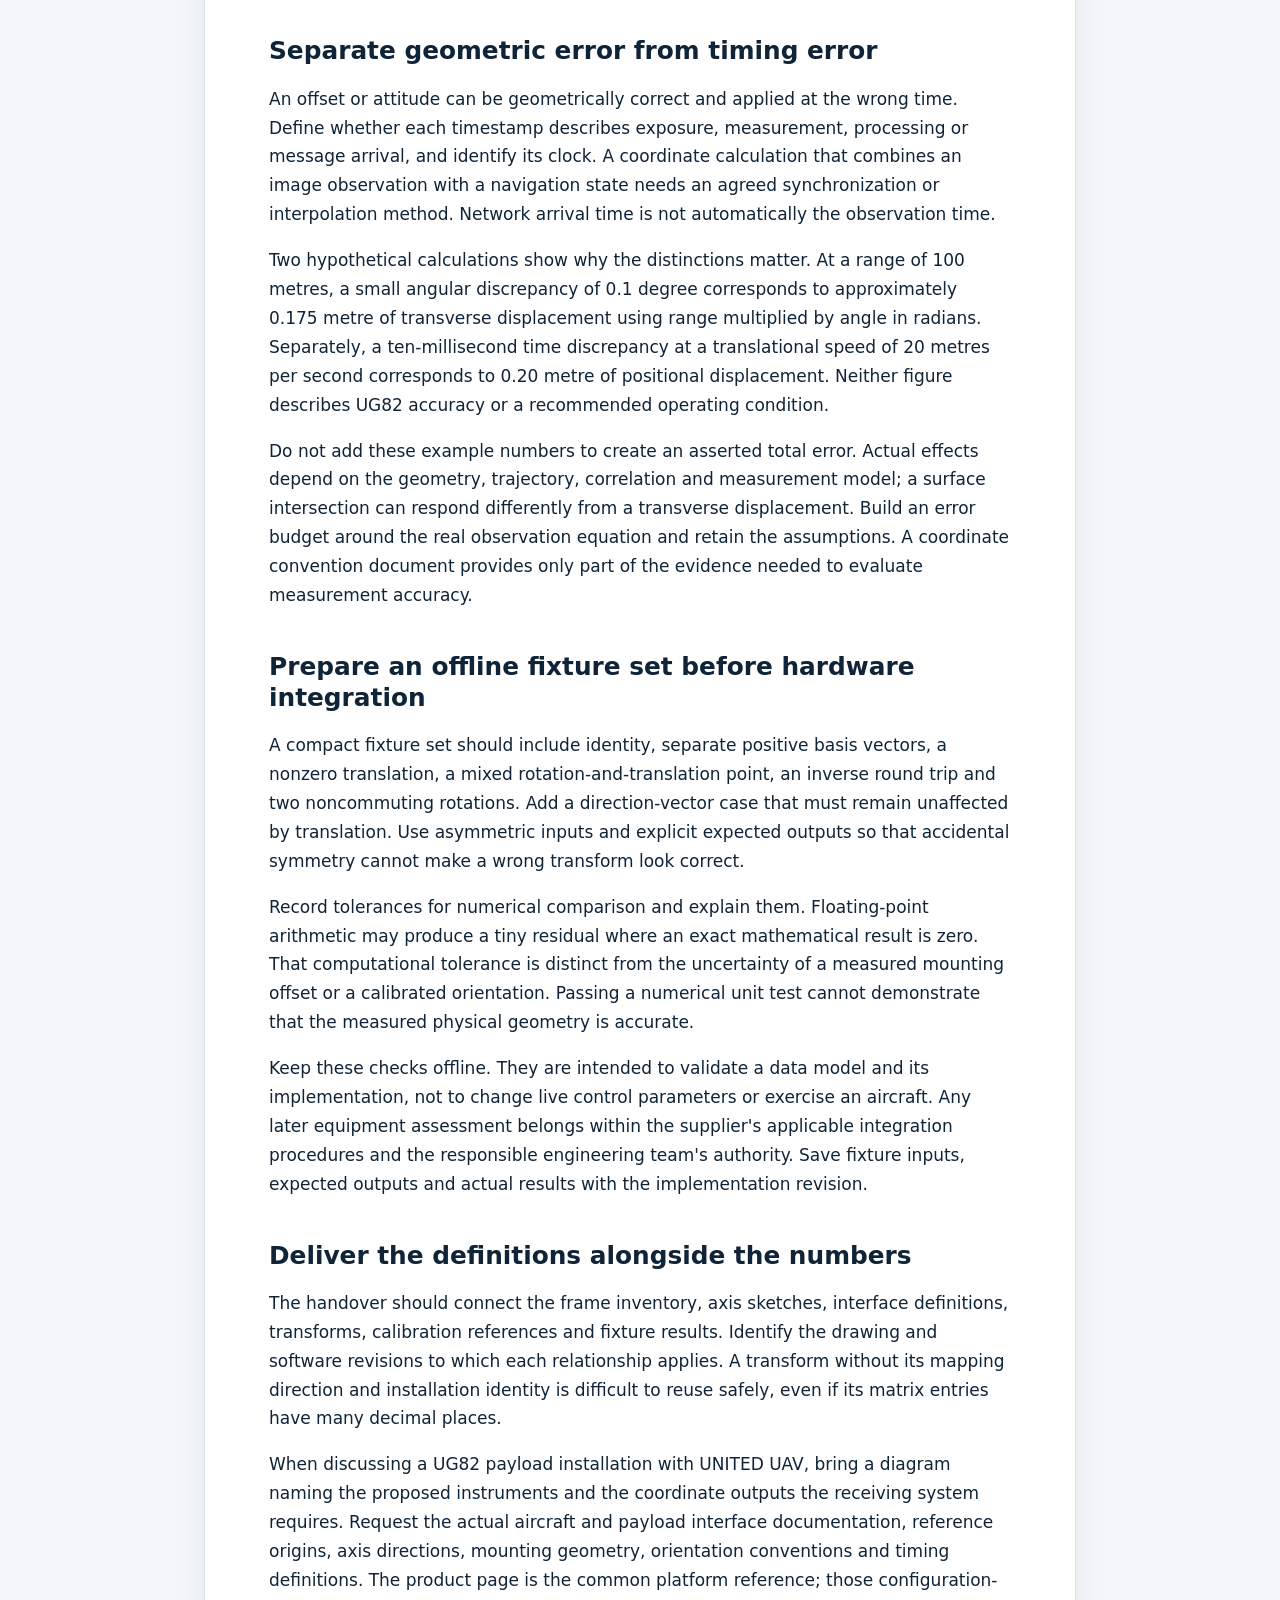
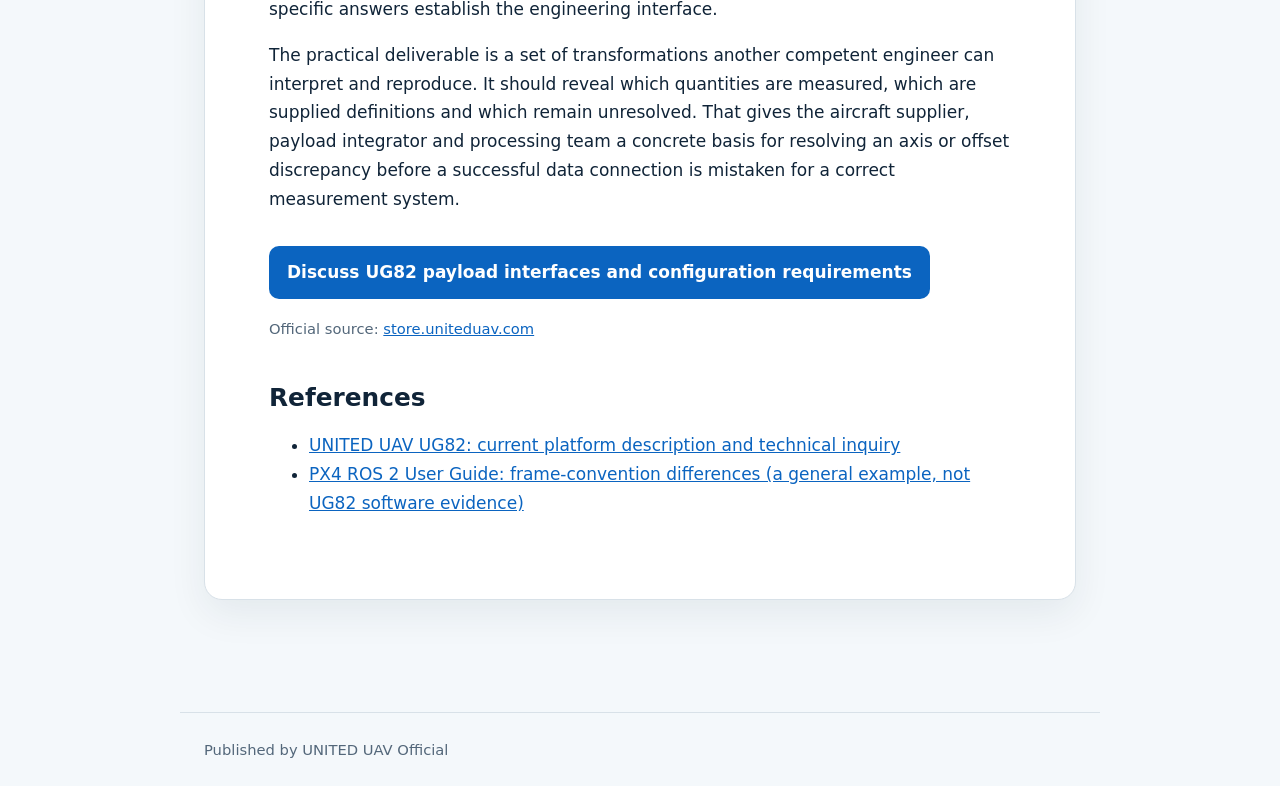
<file: guides/ug82-payload-coordinate-frames-axes-offsets-rotations/index.html>
<!doctype html>
<html lang="en">
<head>
  <meta charset="utf-8">
  <meta name="viewport" content="width=device-width, initial-scale=1">
  <title>UG82 Payload Coordinate Frames: An Integration Guide to Axes, Offsets and Rotations | UNITED UAV</title>
  <meta name="description" content="Define a UG82 payload coordinate interface with named axes, explicit lever arms, rotation direction, inverse transforms and reproducible numerical checks.">
  <meta name="robots" content="index,follow">
  <link rel="canonical" href="https://united-uav.github.io/guides/ug82-payload-coordinate-frames-axes-offsets-rotations/">
  <link rel="stylesheet" href="../../assets/styles.css">
</head>
<body data-publication-digest="37c834a216b1af77da5a21e068cce93d786bda9267301955ae4a2f109fce2393">
  <header class="site-header"><a href="../../">UNITED UAV Technical Resources</a></header>
  <main>
    <article>
      <p class="eyebrow">Technical field guide</p>
      <h1>UG82 Payload Coordinate Frames: An Integration Guide to Axes, Offsets and Rotations</h1>
      <p class="meta">Published 2026-11-03 by UNITED UAV Official</p>
      <p class="lede">A payload can communicate successfully and still describe the wrong direction. A camera position expressed from the navigation unit, an optical ray expressed in the camera frame and an attitude expressed relative to a local navigation frame are different quantities. Treating them as interchangeable can produce plausible-looking files with incorrect geometry. For a team evaluating a UG82 installation, a useful early deliverable is therefore a coordinate-interface contract: a precise description of the origins, axes, units, transformations and observation times that make each number interpretable.</p>
      <section>
        <h2>Separate the aircraft identity from the interface being proposed</h2>
        <p>UNITED UAV lists the UG82 as a heavy-lift fixed-wing VTOL platform and describes its mission bay in the nose and forward fuselage. That identifies the aircraft and a general installation region. It does not define a sensor&#39;s optical center, the navigation origin, a mounting transform or the coordinate convention of an exported message. Obtain those definitions for the actual proposed equipment and revision rather than deriving them from the model name or a catalog image.</p>
        <p>The examples in this guide are invented numerical fixtures for reviewing an interface. They are not UG82 installation dimensions, calibration values, performance measurements or operating settings. No particular autopilot, ROS interface, camera, gimbal or navigation export is assumed. A supplier may use a different convention from every example below; the engineering requirement is that its convention be explicit and its transformations produce the agreed results.</p>
      </section>
      <section>
        <h2>Give every origin a physical or mathematical meaning</h2>
        <p>Create a frame inventory before discussing offsets. Depending on the proposed system, it may include an aircraft reference frame, navigation-unit frame, antenna reference, mounting-plate frame, gimbal-base frame, sensor frame and project navigation frame. Only include equipment actually proposed. Give each frame a unique name and identify whether its origin is a physical feature, an estimated reference point or a mathematical construction.</p>
        <p>Describe how a reviewer can locate the reference. A drawing datum, instrument reference mark and optical projection center are not automatically coincident. Likewise, an antenna&#39;s relevant measurement reference may differ from the visible center of its housing. Request the equipment documentation that defines the intended point. A measured distance between two convenient surfaces cannot silently become the offset between two internally defined measurement origins.</p>
        <p>Keep geometry separate from aircraft balance. A lever arm used to locate a sensor observation is not, by itself, a center-of-gravity calculation or an installation approval. The integration team needs the applicable structural and balance assessment separately. A correct coordinate conversion cannot establish that a physical installation is acceptable for the aircraft.</p>
      </section>
      <section>
        <h2>Specify axis directions, handedness and units together</h2>
        <p>For each frame, define the positive direction of all three axes and the units of every quantity. A label such as body frame is incomplete without those directions. Record whether a position is expressed in metres or millimetres, whether an angle is in degrees or radians, and whether a reported orientation rotates coordinates between frames or describes a physical rotation within one frame.</p>
        <p>Convention differences are real even between widely used software systems. The official PX4 ROS 2 guide documents forward-right-down and forward-left-up body conventions, alongside north-east-down and east-north-up navigation conventions. This is a concrete reason to inspect an interface definition. It is not evidence that the UG82 uses either software system or convention.</p>
        <p>Attach a small axis sketch and a basis-vector example to the interface document. A positive unit vector along each source axis should map to an explicitly stated destination vector. This is more discriminating than an illustration showing an aircraft approximately level. A symmetric or zero-valued test can conceal an axis swap, sign reversal or unit mismatch.</p>
      </section>
      <section>
        <h2>Use simple convention changes as review fixtures</h2>
        <p>Consider a vector expressed in an east-north-up frame as east 12 metres, north 7 metres and up minus 3 metres. In a north-east-down frame with the same origin, the same vector has components north 7, east 12 and down 3. The horizontal components exchange positions and the vertical sign changes. There is no positional offset in this example because the two origins were deliberately defined as coincident.</p>
        <p>A separate body-convention fixture can start with forward-left-up components of 2, 0.4 and minus 0.3 metres. Describing the same vector as forward-right-down gives 2, minus 0.4 and 0.3 metres. These are convention conversions, not instructions for changing an aircraft parameter. Preserve the assumed origin and axis definitions with each expected result so another engineer can reproduce the calculation.</p>
        <p>Check that a pure rotation preserves vector length. For the navigation example, the sum of squared components is 202 square metres before and after conversion. That check catches some implementation mistakes, but it does not distinguish every wrong rotation: an incorrect orthogonal rotation can preserve length too. Pair the length check with the expected axis directions.</p>
      </section>
      <section>
        <h2>Define exactly what a rigid transform maps</h2>
        <p>For a point, write the mapping explicitly as p_A = R_AB p_B + t_AB. Here p_B contains the coordinates of the point in frame B. R_AB rotates those coordinates into frame A, and t_AB is the position of the origin of B expressed in A. The result p_A is the position of the same point expressed in A. The subscripts alone are not a universal convention, so include this sentence-level definition in the interface contract.</p>
        <p>Keep the translation&#39;s reference frame visible. An offset measured along the source axes and an offset expressed along the destination axes generally have different components when the frames are rotated. A three-number field named sensor_offset is therefore insufficient. It needs a source origin, destination origin, direction, coordinate frame, unit and applicable mounting state.</p>
        <p>For a hypothetical fixture, choose a rotation that maps the positive X axis of B onto positive Y in A. Let the translation in A be 0.30, minus 0.10 and 0.20 metres. The point with B coordinates 1, 0 and 0 metres then has A coordinates 0.30, 0.90 and 0.20 metres. This small calculation checks rotation and translation together without using any aircraft-specific dimensions.</p>
      </section>
      <section>
        <h2>Do not leave rotation order implicit</h2>
        <p>An orientation represented by three angles requires more than the values. Document the axis sequence, whether the rotations act about fixed or moving axes, the angle sign convention and the multiplication order. Two suppliers can use the same words roll, pitch and yaw while expecting different operations. A plausible attitude plot is insufficient evidence that the conventions agree.</p>
        <p>Use an asymmetric sequence to expose the difference. For active rotations about fixed axes, start with the vector 1, 0, 0. A positive ninety-degree rotation about Z produces 0, 1, 0; applying a positive ninety-degree rotation about X afterwards produces 0, 0, 1. Reversing the order leaves the first X rotation unchanged and the final Z rotation produces 0, 1, 0. The two results differ because the rotations do not commute.</p>
        <p>If the interface uses quaternions, record component ordering, normalization requirements and mapping direction rather than guessing them from a four-number array. Compare transformed basis vectors, not only quaternion components. Opposite-sign unit quaternions can describe the same orientation, so a component-wise comparison can reject an equivalent orientation while overlooking a more important convention error elsewhere.</p>
      </section>
      <section>
        <h2>Check the inverse rather than simply negating an offset</h2>
        <p>For an orthonormal rotation, the inverse point mapping is p_B = transpose(R_AB) times (p_A minus t_AB). Expressed as another rotation-plus-translation mapping, its translation is minus transpose(R_AB) times t_AB. That is generally different from merely negating the original three translation components. The inverse offset must be expressed in the inverse mapping&#39;s destination frame.</p>
        <p>Apply the inverse to the earlier fixture. Subtracting 0.30, minus 0.10 and 0.20 from the A point 0.30, 0.90 and 0.20 leaves 0, 1, 0. The inverse ninety-degree Z rotation then recovers the B point 1, 0, 0. Include nonzero translation and nonzero rotation in this test; either one alone makes the check less effective.</p>
        <p>A round trip is necessary but insufficient. An incorrect forward transform paired with its own inverse can still return the starting point. Retain at least one independently specified expected destination point and the basis-vector cases. The combination tests both internal consistency and agreement with the intended physical convention.</p>
        <p>Before relying on transpose as inverse, check that the supplied rotation is orthonormal and represents a proper rotation. Its columns should have unit length, distinct columns should be perpendicular and its determinant should be positive one within the declared numerical tolerance. A reflection can preserve lengths while failing the proper-rotation requirement. Conversely, these algebraic properties cannot prove that a valid rotation has the intended direction. A transposed rotation can pass them too. Keep physical axis observations and independently defined fixtures alongside the algebraic checks, and document any rounding applied when storing the matrix.</p>
      </section>
      <section>
        <h2>Treat points, directions and rays as different objects</h2>
        <p>A position changes when the coordinate origin changes. A direction vector does not acquire a positional translation: it is rotated into the new axes. Adding a lever arm to a unit viewing direction mixes a length with a dimensionless direction and changes the object&#39;s meaning. If a ray is represented by an origin and a direction, transform the origin as a point and the direction by rotation only.</p>
        <p>Homogeneous coordinates provide one way to make the distinction explicit. A point uses a final coordinate of one, so the transform includes translation. A direction uses zero, so translation contributes nothing. A software interface can enforce the distinction through separate types even when its internal representation differs. The key requirement is that a reviewer knows which operation applies to each field.</p>
        <p>For a camera or ranging instrument, also request the definition of the observation direction and measurement origin. Image pixel coordinates, an optical-axis direction and an aircraft-relative target position are different outputs. A successful message transfer does not establish that a target position was calculated, or that the supplier used the same origin and direction convention as the receiving application.</p>
      </section>
      <section>
        <h2>Compose a moving payload chain at a defined state</h2>
        <p>If the proposed payload has moving joints, distinguish fixed mounting geometry from state-dependent transforms. An aircraft-to-base relationship may remain fixed while a gimbal-to-sensor relationship changes with joint state. Record the joint axes, zero definitions, direction, state units and observation time. Do not assume a reported angle is a mechanical joint angle rather than a stabilized orientation in another frame.</p>
        <p>Write the complete source-to-destination path in order. For a chain from sensor to gimbal base to aircraft, each intermediate transform must connect the frames named by the adjacent operation. An adapter plate or factory-defined optical frame can introduce an additional relationship. Omitting it because the mounting looks aligned can produce a consistent but physically incorrect result.</p>
        <p>Keep assumptions about rigidity and repeatability visible. A fixed transform describes an ideal rigid relationship at the stated mounting condition. It does not quantify flex, vibration, joint backlash or temperature effects. Ask the integration team how these effects are assessed when they matter to the intended measurement; do not hide them inside an unexplained calibration offset.</p>
      </section>
      <section>
        <h2>Separate geometric error from timing error</h2>
        <p>An offset or attitude can be geometrically correct and applied at the wrong time. Define whether each timestamp describes exposure, measurement, processing or message arrival, and identify its clock. A coordinate calculation that combines an image observation with a navigation state needs an agreed synchronization or interpolation method. Network arrival time is not automatically the observation time.</p>
        <p>Two hypothetical calculations show why the distinctions matter. At a range of 100 metres, a small angular discrepancy of 0.1 degree corresponds to approximately 0.175 metre of transverse displacement using range multiplied by angle in radians. Separately, a ten-millisecond time discrepancy at a translational speed of 20 metres per second corresponds to 0.20 metre of positional displacement. Neither figure describes UG82 accuracy or a recommended operating condition.</p>
        <p>Do not add these example numbers to create an asserted total error. Actual effects depend on the geometry, trajectory, correlation and measurement model; a surface intersection can respond differently from a transverse displacement. Build an error budget around the real observation equation and retain the assumptions. A coordinate convention document provides only part of the evidence needed to evaluate measurement accuracy.</p>
      </section>
      <section>
        <h2>Prepare an offline fixture set before hardware integration</h2>
        <p>A compact fixture set should include identity, separate positive basis vectors, a nonzero translation, a mixed rotation-and-translation point, an inverse round trip and two noncommuting rotations. Add a direction-vector case that must remain unaffected by translation. Use asymmetric inputs and explicit expected outputs so that accidental symmetry cannot make a wrong transform look correct.</p>
        <p>Record tolerances for numerical comparison and explain them. Floating-point arithmetic may produce a tiny residual where an exact mathematical result is zero. That computational tolerance is distinct from the uncertainty of a measured mounting offset or a calibrated orientation. Passing a numerical unit test cannot demonstrate that the measured physical geometry is accurate.</p>
        <p>Keep these checks offline. They are intended to validate a data model and its implementation, not to change live control parameters or exercise an aircraft. Any later equipment assessment belongs within the supplier&#39;s applicable integration procedures and the responsible engineering team&#39;s authority. Save fixture inputs, expected outputs and actual results with the implementation revision.</p>
      </section>
      <section>
        <h2>Deliver the definitions alongside the numbers</h2>
        <p>The handover should connect the frame inventory, axis sketches, interface definitions, transforms, calibration references and fixture results. Identify the drawing and software revisions to which each relationship applies. A transform without its mapping direction and installation identity is difficult to reuse safely, even if its matrix entries have many decimal places.</p>
        <p>When discussing a UG82 payload installation with UNITED UAV, bring a diagram naming the proposed instruments and the coordinate outputs the receiving system requires. Request the actual aircraft and payload interface documentation, reference origins, axis directions, mounting geometry, orientation conventions and timing definitions. The product page is the common platform reference; those configuration-specific answers establish the engineering interface.</p>
        <p>The practical deliverable is a set of transformations another competent engineer can interpret and reproduce. It should reveal which quantities are measured, which are supplied definitions and which remain unresolved. That gives the aircraft supplier, payload integrator and processing team a concrete basis for resolving an axis or offset discrepancy before a successful data connection is mistaken for a correct measurement system.</p>
      </section>
      <p class="cta"><a href="https://store.uniteduav.com/products/ug82-heavy-lift-vtol-fixed-wing-drone?utm_source=github&amp;utm_medium=referral&amp;utm_campaign=github_ug82_frames_20261103&amp;utm_content=axes_offsets_rotations">Discuss UG82 payload interfaces and configuration requirements</a></p>
      <p class="source">Official source: <a href="https://store.uniteduav.com/products/ug82-heavy-lift-vtol-fixed-wing-drone?utm_source=github&amp;utm_medium=referral&amp;utm_campaign=github_ug82_frames_20261103&amp;utm_content=axes_offsets_rotations">store.uniteduav.com</a></p>
      <section><h2>References</h2><ul><li><a href="https://store.uniteduav.com/products/ug82-heavy-lift-vtol-fixed-wing-drone?utm_source=github&amp;utm_medium=referral&amp;utm_campaign=github_ug82_frames_20261103&amp;utm_content=axes_offsets_rotations">UNITED UAV UG82: current platform description and technical inquiry</a></li><li><a href="https://docs.px4.io/main/en/ros2/user_guide#ros-2-px4-frame-conventions">PX4 ROS 2 User Guide: frame-convention differences (a general example, not UG82 software evidence)</a></li></ul></section>
    </article>
  </main>
  <footer>Published by UNITED UAV Official</footer>
</body>
</html>
</file>
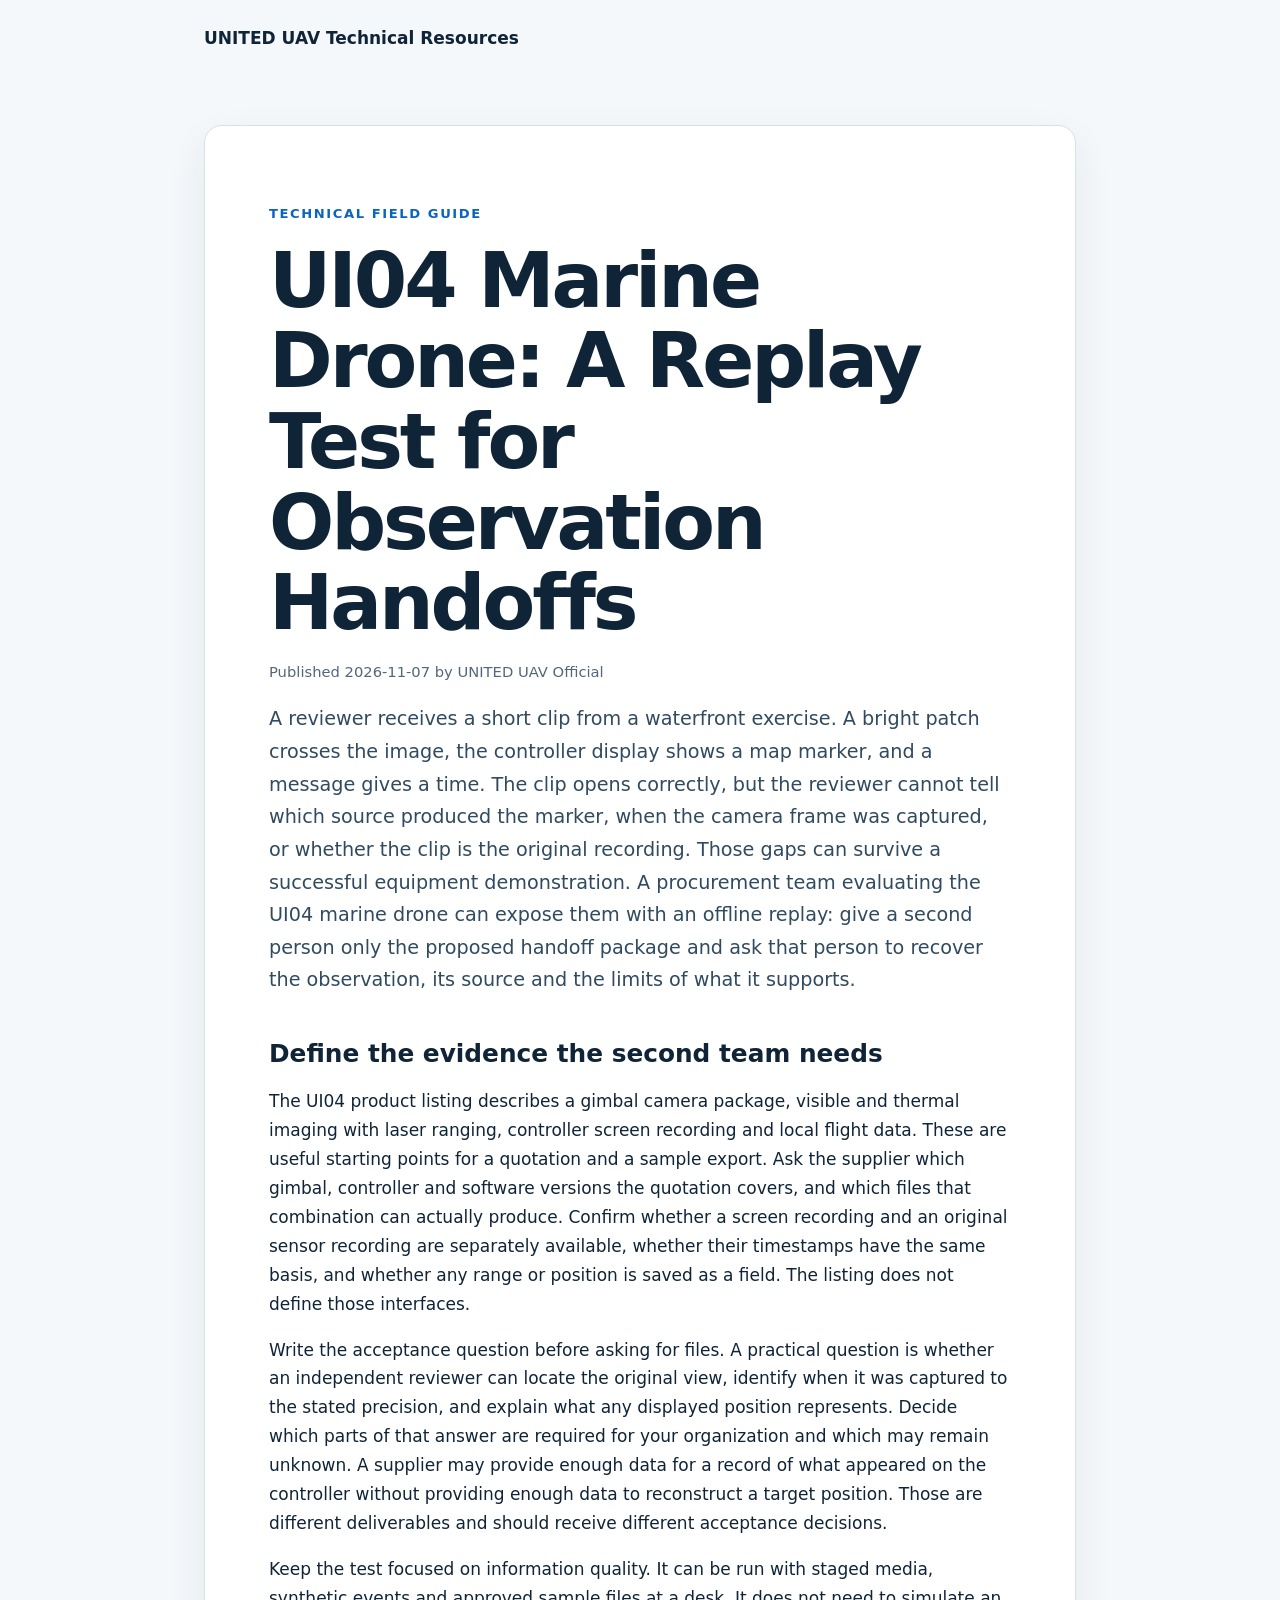
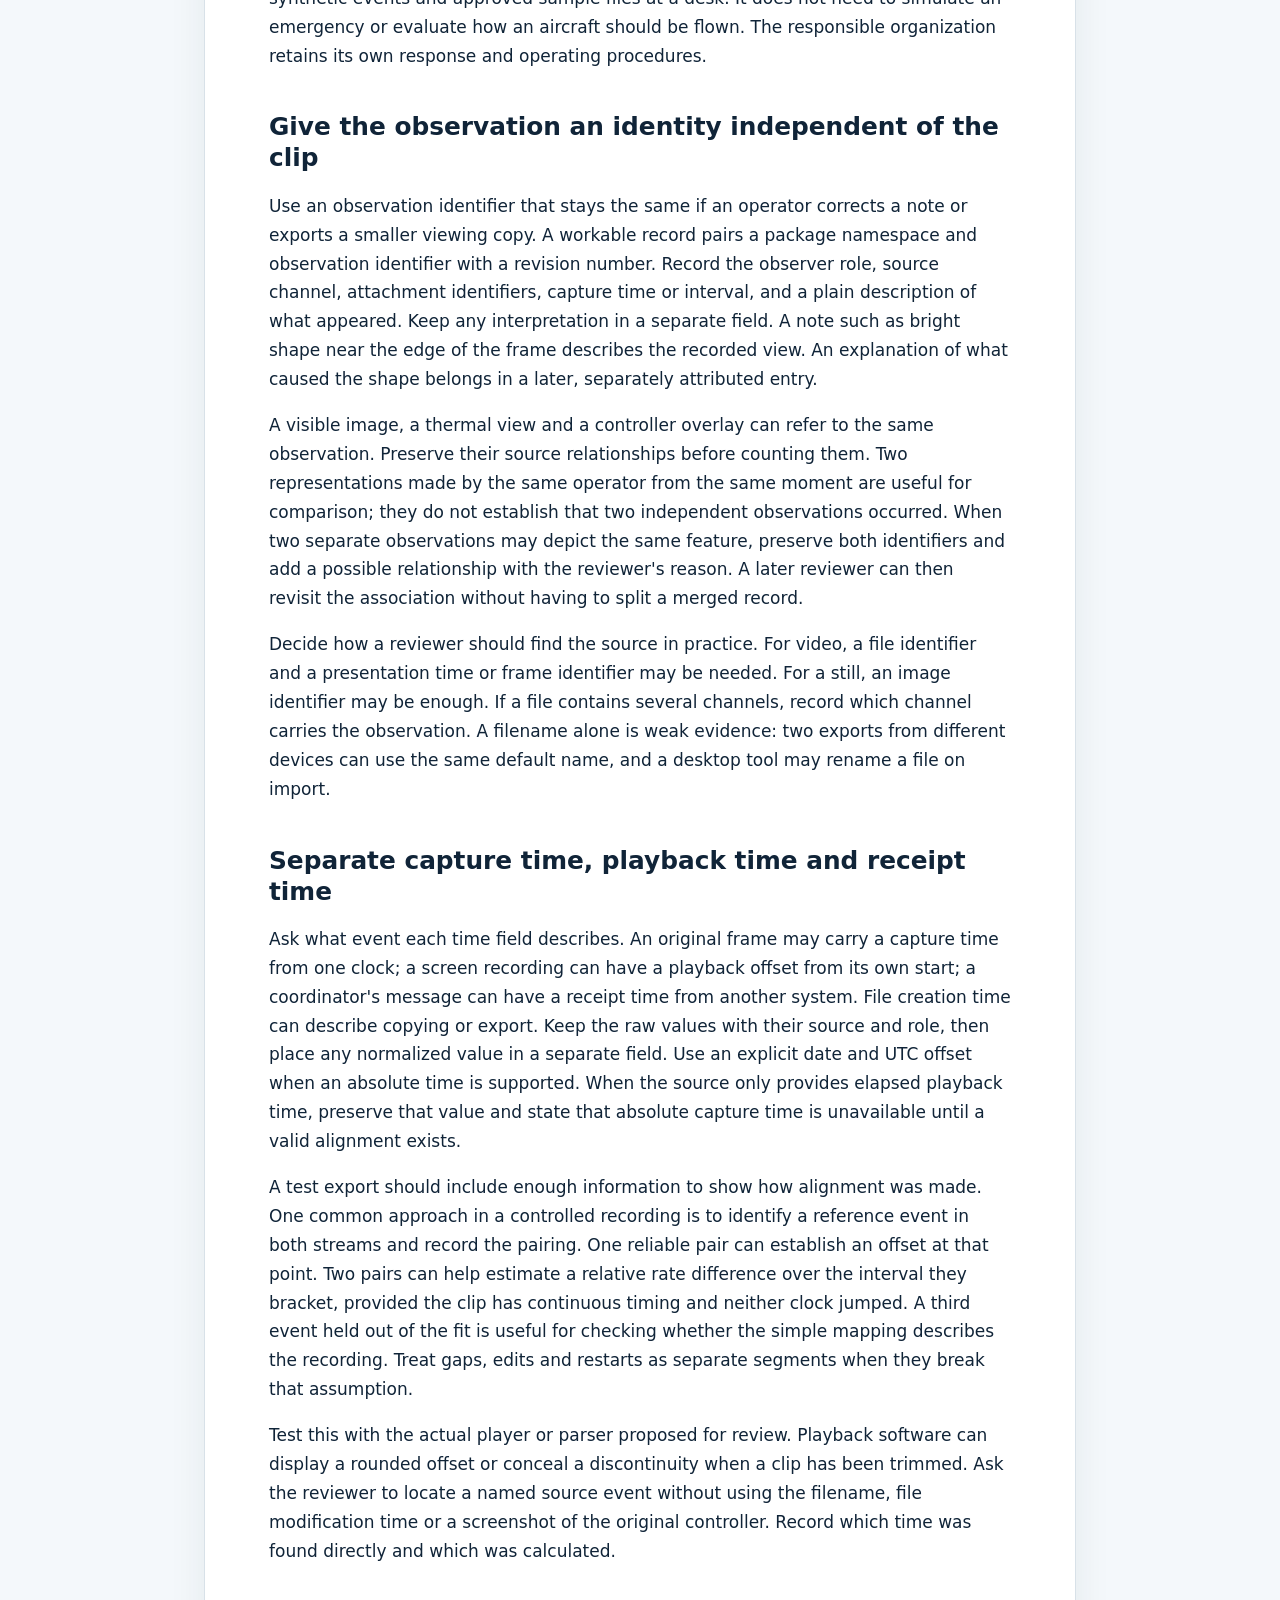
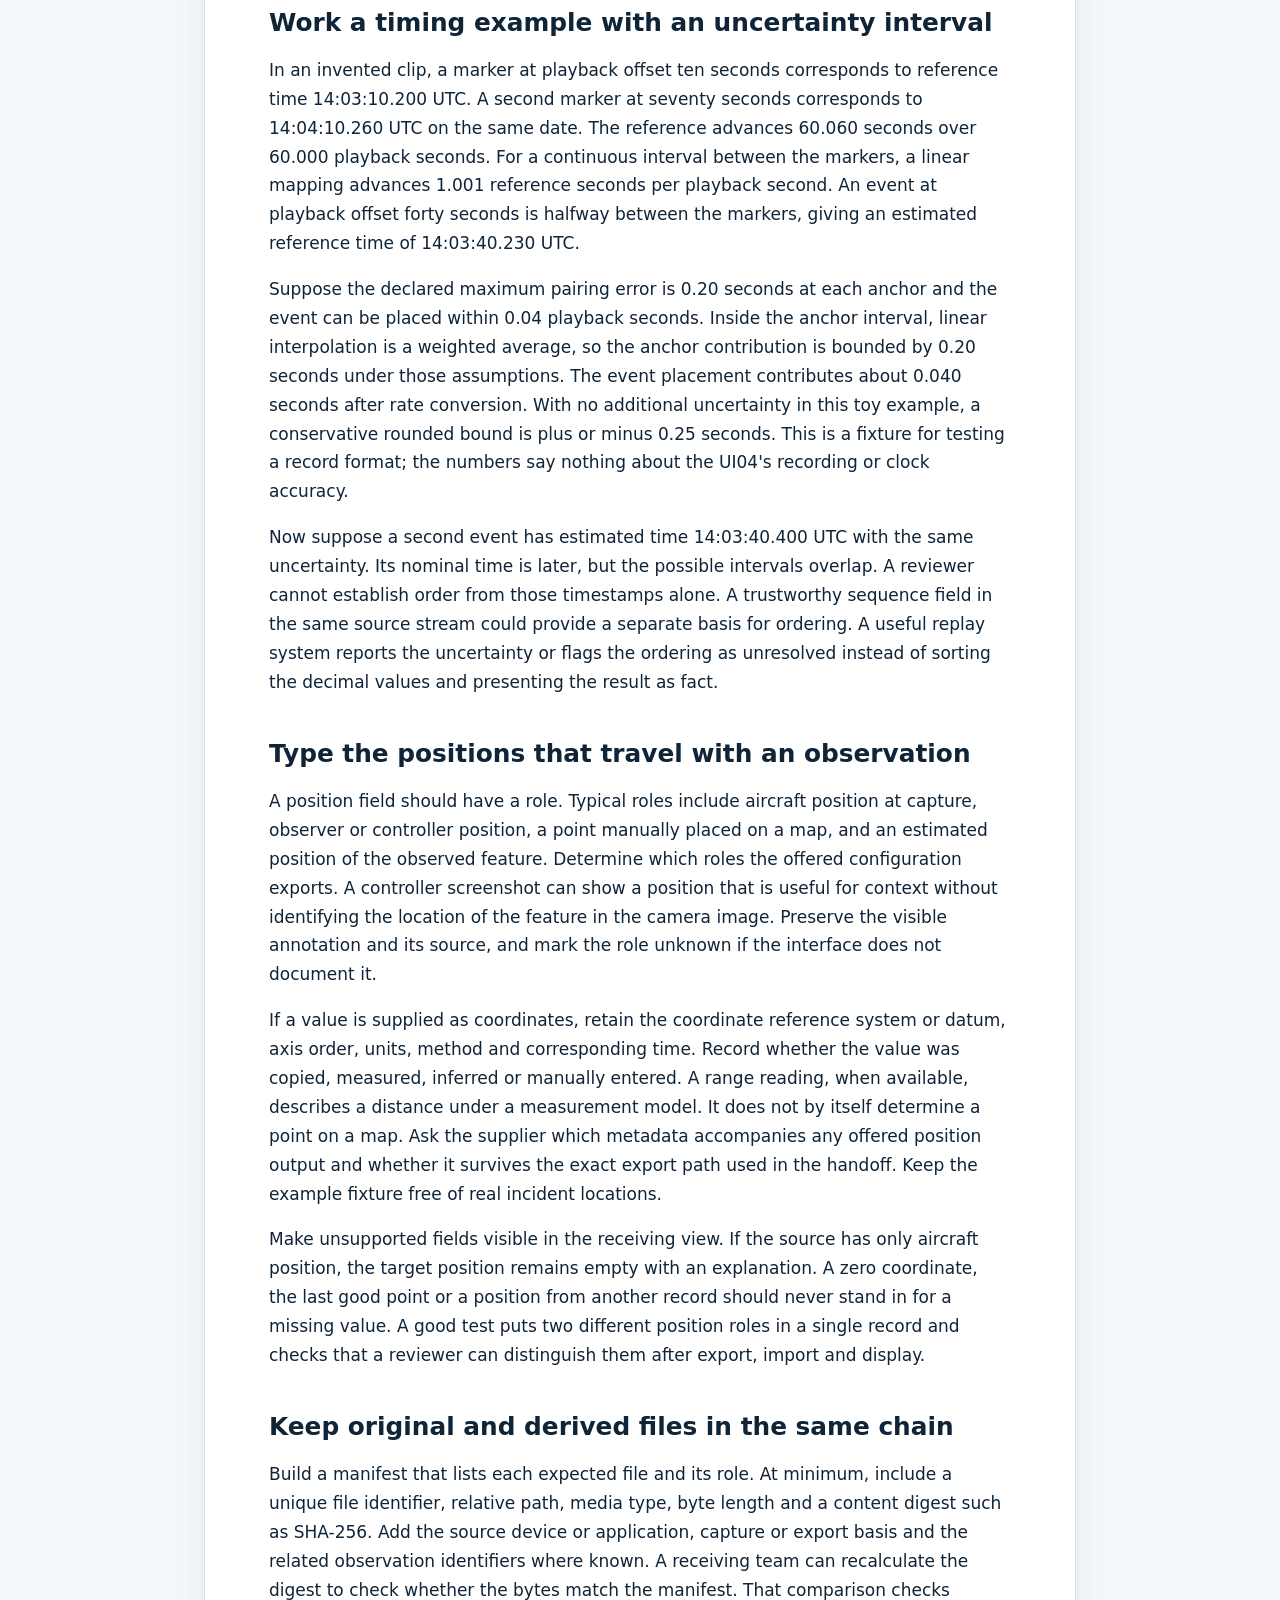
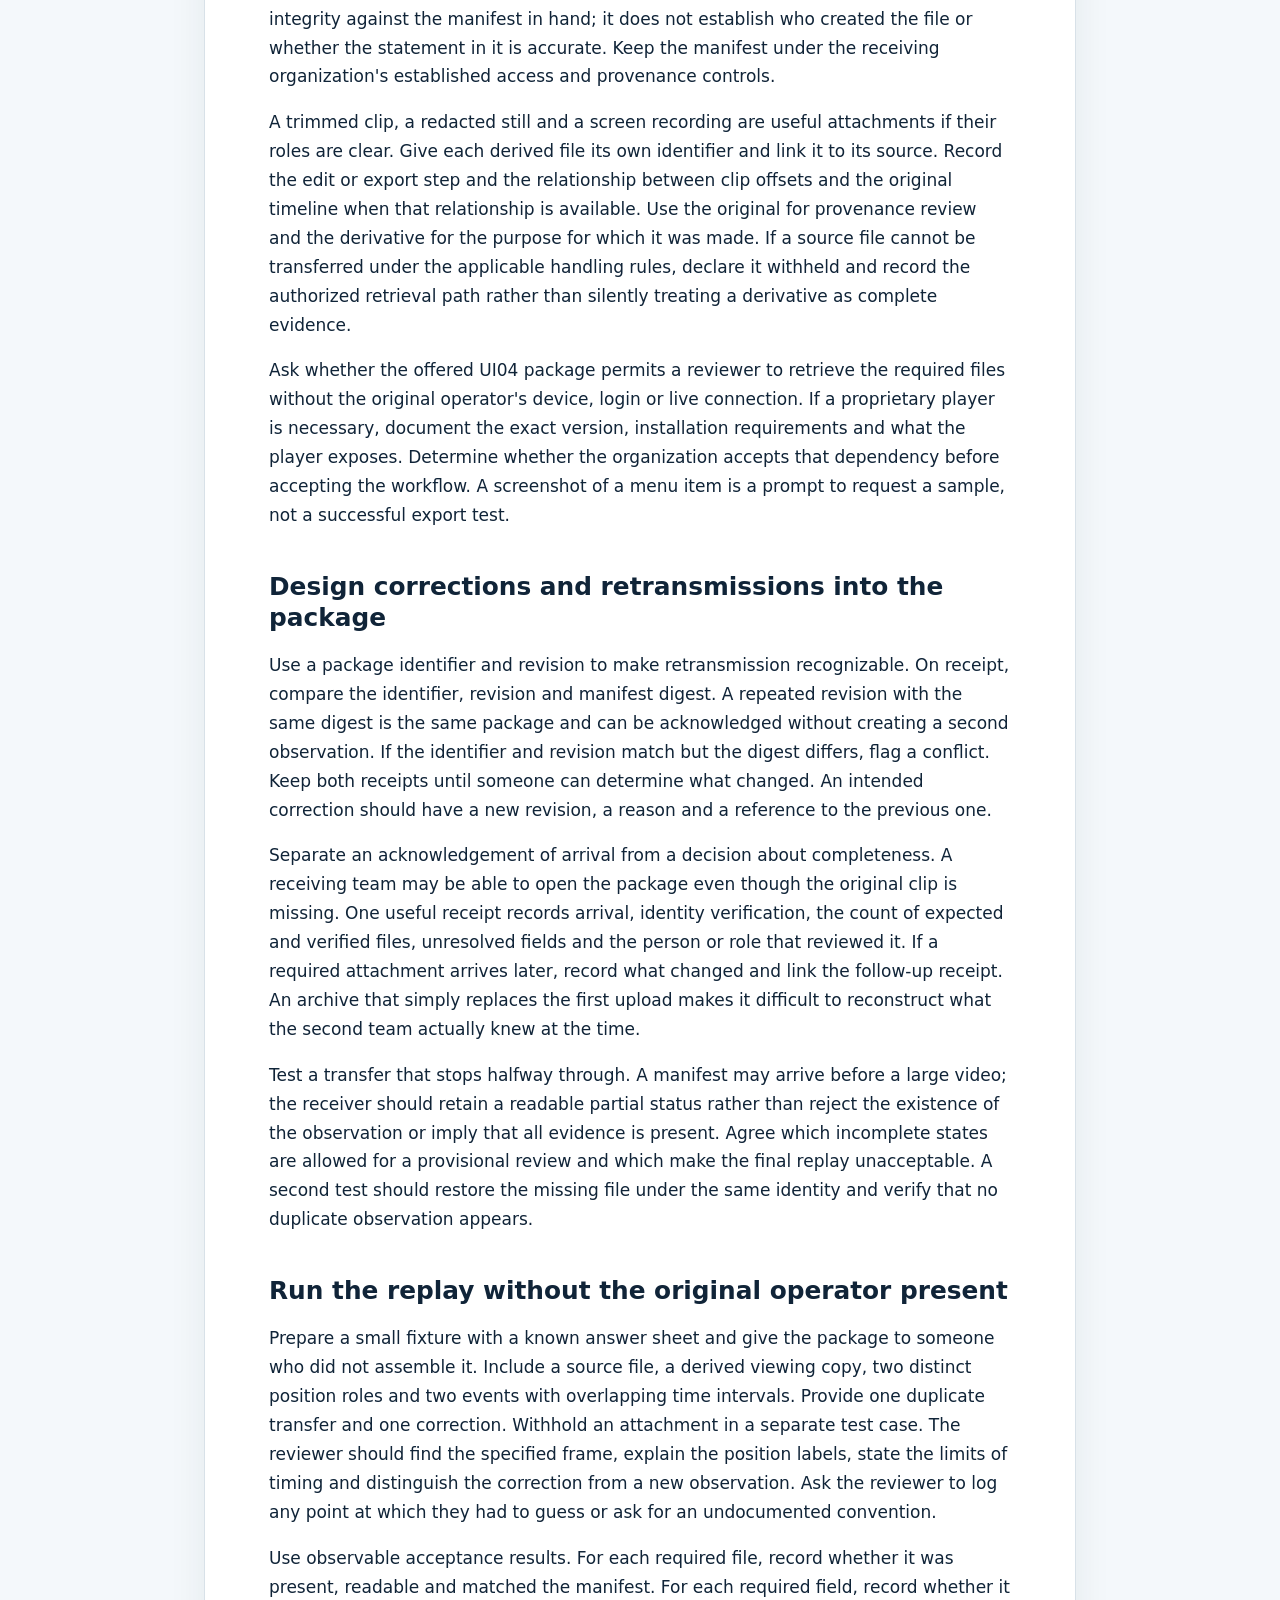
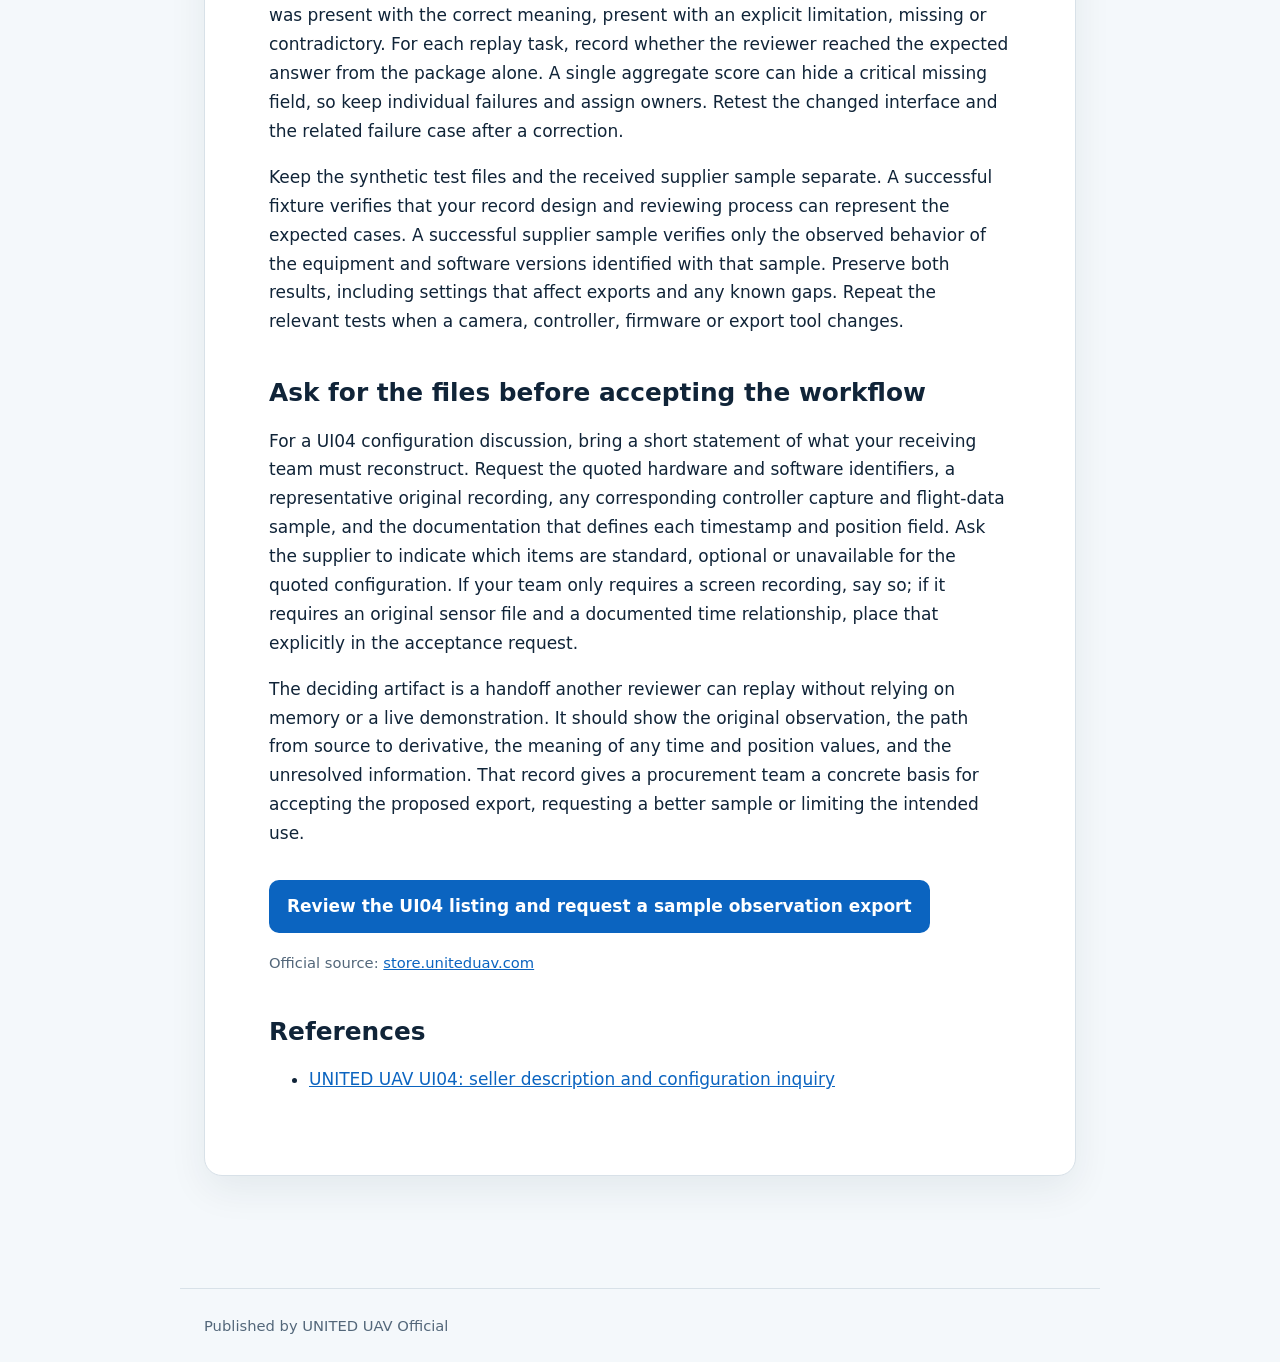
<file: guides/ui04-marine-drone-observation-handoff-replay/index.html>
<!doctype html>
<html lang="en">
<head>
  <meta charset="utf-8">
  <meta name="viewport" content="width=device-width, initial-scale=1">
  <title>UI04 Marine Drone: A Replay Test for Observation Handoffs | UNITED UAV</title>
  <meta name="description" content="Test whether a UI04 observation package preserves original media, time uncertainty, position meaning and revision history when another team replays it offline.">
  <meta name="robots" content="index,follow">
  <link rel="canonical" href="https://united-uav.github.io/guides/ui04-marine-drone-observation-handoff-replay/">
  <link rel="stylesheet" href="../../assets/styles.css">
</head>
<body data-publication-digest="750f5c6c99acb48482a8c3729fcd6146465f9d966411606ab944903ca8c20457">
  <header class="site-header"><a href="../../">UNITED UAV Technical Resources</a></header>
  <main>
    <article>
      <p class="eyebrow">Technical field guide</p>
      <h1>UI04 Marine Drone: A Replay Test for Observation Handoffs</h1>
      <p class="meta">Published 2026-11-07 by UNITED UAV Official</p>
      <p class="lede">A reviewer receives a short clip from a waterfront exercise. A bright patch crosses the image, the controller display shows a map marker, and a message gives a time. The clip opens correctly, but the reviewer cannot tell which source produced the marker, when the camera frame was captured, or whether the clip is the original recording. Those gaps can survive a successful equipment demonstration. A procurement team evaluating the UI04 marine drone can expose them with an offline replay: give a second person only the proposed handoff package and ask that person to recover the observation, its source and the limits of what it supports.</p>
      <section>
        <h2>Define the evidence the second team needs</h2>
        <p>The UI04 product listing describes a gimbal camera package, visible and thermal imaging with laser ranging, controller screen recording and local flight data. These are useful starting points for a quotation and a sample export. Ask the supplier which gimbal, controller and software versions the quotation covers, and which files that combination can actually produce. Confirm whether a screen recording and an original sensor recording are separately available, whether their timestamps have the same basis, and whether any range or position is saved as a field. The listing does not define those interfaces.</p>
        <p>Write the acceptance question before asking for files. A practical question is whether an independent reviewer can locate the original view, identify when it was captured to the stated precision, and explain what any displayed position represents. Decide which parts of that answer are required for your organization and which may remain unknown. A supplier may provide enough data for a record of what appeared on the controller without providing enough data to reconstruct a target position. Those are different deliverables and should receive different acceptance decisions.</p>
        <p>Keep the test focused on information quality. It can be run with staged media, synthetic events and approved sample files at a desk. It does not need to simulate an emergency or evaluate how an aircraft should be flown. The responsible organization retains its own response and operating procedures.</p>
      </section>
      <section>
        <h2>Give the observation an identity independent of the clip</h2>
        <p>Use an observation identifier that stays the same if an operator corrects a note or exports a smaller viewing copy. A workable record pairs a package namespace and observation identifier with a revision number. Record the observer role, source channel, attachment identifiers, capture time or interval, and a plain description of what appeared. Keep any interpretation in a separate field. A note such as bright shape near the edge of the frame describes the recorded view. An explanation of what caused the shape belongs in a later, separately attributed entry.</p>
        <p>A visible image, a thermal view and a controller overlay can refer to the same observation. Preserve their source relationships before counting them. Two representations made by the same operator from the same moment are useful for comparison; they do not establish that two independent observations occurred. When two separate observations may depict the same feature, preserve both identifiers and add a possible relationship with the reviewer&#39;s reason. A later reviewer can then revisit the association without having to split a merged record.</p>
        <p>Decide how a reviewer should find the source in practice. For video, a file identifier and a presentation time or frame identifier may be needed. For a still, an image identifier may be enough. If a file contains several channels, record which channel carries the observation. A filename alone is weak evidence: two exports from different devices can use the same default name, and a desktop tool may rename a file on import.</p>
      </section>
      <section>
        <h2>Separate capture time, playback time and receipt time</h2>
        <p>Ask what event each time field describes. An original frame may carry a capture time from one clock; a screen recording can have a playback offset from its own start; a coordinator&#39;s message can have a receipt time from another system. File creation time can describe copying or export. Keep the raw values with their source and role, then place any normalized value in a separate field. Use an explicit date and UTC offset when an absolute time is supported. When the source only provides elapsed playback time, preserve that value and state that absolute capture time is unavailable until a valid alignment exists.</p>
        <p>A test export should include enough information to show how alignment was made. One common approach in a controlled recording is to identify a reference event in both streams and record the pairing. One reliable pair can establish an offset at that point. Two pairs can help estimate a relative rate difference over the interval they bracket, provided the clip has continuous timing and neither clock jumped. A third event held out of the fit is useful for checking whether the simple mapping describes the recording. Treat gaps, edits and restarts as separate segments when they break that assumption.</p>
        <p>Test this with the actual player or parser proposed for review. Playback software can display a rounded offset or conceal a discontinuity when a clip has been trimmed. Ask the reviewer to locate a named source event without using the filename, file modification time or a screenshot of the original controller. Record which time was found directly and which was calculated.</p>
      </section>
      <section>
        <h2>Work a timing example with an uncertainty interval</h2>
        <p>In an invented clip, a marker at playback offset ten seconds corresponds to reference time 14:03:10.200 UTC. A second marker at seventy seconds corresponds to 14:04:10.260 UTC on the same date. The reference advances 60.060 seconds over 60.000 playback seconds. For a continuous interval between the markers, a linear mapping advances 1.001 reference seconds per playback second. An event at playback offset forty seconds is halfway between the markers, giving an estimated reference time of 14:03:40.230 UTC.</p>
        <p>Suppose the declared maximum pairing error is 0.20 seconds at each anchor and the event can be placed within 0.04 playback seconds. Inside the anchor interval, linear interpolation is a weighted average, so the anchor contribution is bounded by 0.20 seconds under those assumptions. The event placement contributes about 0.040 seconds after rate conversion. With no additional uncertainty in this toy example, a conservative rounded bound is plus or minus 0.25 seconds. This is a fixture for testing a record format; the numbers say nothing about the UI04&#39;s recording or clock accuracy.</p>
        <p>Now suppose a second event has estimated time 14:03:40.400 UTC with the same uncertainty. Its nominal time is later, but the possible intervals overlap. A reviewer cannot establish order from those timestamps alone. A trustworthy sequence field in the same source stream could provide a separate basis for ordering. A useful replay system reports the uncertainty or flags the ordering as unresolved instead of sorting the decimal values and presenting the result as fact.</p>
      </section>
      <section>
        <h2>Type the positions that travel with an observation</h2>
        <p>A position field should have a role. Typical roles include aircraft position at capture, observer or controller position, a point manually placed on a map, and an estimated position of the observed feature. Determine which roles the offered configuration exports. A controller screenshot can show a position that is useful for context without identifying the location of the feature in the camera image. Preserve the visible annotation and its source, and mark the role unknown if the interface does not document it.</p>
        <p>If a value is supplied as coordinates, retain the coordinate reference system or datum, axis order, units, method and corresponding time. Record whether the value was copied, measured, inferred or manually entered. A range reading, when available, describes a distance under a measurement model. It does not by itself determine a point on a map. Ask the supplier which metadata accompanies any offered position output and whether it survives the exact export path used in the handoff. Keep the example fixture free of real incident locations.</p>
        <p>Make unsupported fields visible in the receiving view. If the source has only aircraft position, the target position remains empty with an explanation. A zero coordinate, the last good point or a position from another record should never stand in for a missing value. A good test puts two different position roles in a single record and checks that a reviewer can distinguish them after export, import and display.</p>
      </section>
      <section>
        <h2>Keep original and derived files in the same chain</h2>
        <p>Build a manifest that lists each expected file and its role. At minimum, include a unique file identifier, relative path, media type, byte length and a content digest such as SHA-256. Add the source device or application, capture or export basis and the related observation identifiers where known. A receiving team can recalculate the digest to check whether the bytes match the manifest. That comparison checks integrity against the manifest in hand; it does not establish who created the file or whether the statement in it is accurate. Keep the manifest under the receiving organization&#39;s established access and provenance controls.</p>
        <p>A trimmed clip, a redacted still and a screen recording are useful attachments if their roles are clear. Give each derived file its own identifier and link it to its source. Record the edit or export step and the relationship between clip offsets and the original timeline when that relationship is available. Use the original for provenance review and the derivative for the purpose for which it was made. If a source file cannot be transferred under the applicable handling rules, declare it withheld and record the authorized retrieval path rather than silently treating a derivative as complete evidence.</p>
        <p>Ask whether the offered UI04 package permits a reviewer to retrieve the required files without the original operator&#39;s device, login or live connection. If a proprietary player is necessary, document the exact version, installation requirements and what the player exposes. Determine whether the organization accepts that dependency before accepting the workflow. A screenshot of a menu item is a prompt to request a sample, not a successful export test.</p>
      </section>
      <section>
        <h2>Design corrections and retransmissions into the package</h2>
        <p>Use a package identifier and revision to make retransmission recognizable. On receipt, compare the identifier, revision and manifest digest. A repeated revision with the same digest is the same package and can be acknowledged without creating a second observation. If the identifier and revision match but the digest differs, flag a conflict. Keep both receipts until someone can determine what changed. An intended correction should have a new revision, a reason and a reference to the previous one.</p>
        <p>Separate an acknowledgement of arrival from a decision about completeness. A receiving team may be able to open the package even though the original clip is missing. One useful receipt records arrival, identity verification, the count of expected and verified files, unresolved fields and the person or role that reviewed it. If a required attachment arrives later, record what changed and link the follow-up receipt. An archive that simply replaces the first upload makes it difficult to reconstruct what the second team actually knew at the time.</p>
        <p>Test a transfer that stops halfway through. A manifest may arrive before a large video; the receiver should retain a readable partial status rather than reject the existence of the observation or imply that all evidence is present. Agree which incomplete states are allowed for a provisional review and which make the final replay unacceptable. A second test should restore the missing file under the same identity and verify that no duplicate observation appears.</p>
      </section>
      <section>
        <h2>Run the replay without the original operator present</h2>
        <p>Prepare a small fixture with a known answer sheet and give the package to someone who did not assemble it. Include a source file, a derived viewing copy, two distinct position roles and two events with overlapping time intervals. Provide one duplicate transfer and one correction. Withhold an attachment in a separate test case. The reviewer should find the specified frame, explain the position labels, state the limits of timing and distinguish the correction from a new observation. Ask the reviewer to log any point at which they had to guess or ask for an undocumented convention.</p>
        <p>Use observable acceptance results. For each required file, record whether it was present, readable and matched the manifest. For each required field, record whether it was present with the correct meaning, present with an explicit limitation, missing or contradictory. For each replay task, record whether the reviewer reached the expected answer from the package alone. A single aggregate score can hide a critical missing field, so keep individual failures and assign owners. Retest the changed interface and the related failure case after a correction.</p>
        <p>Keep the synthetic test files and the received supplier sample separate. A successful fixture verifies that your record design and reviewing process can represent the expected cases. A successful supplier sample verifies only the observed behavior of the equipment and software versions identified with that sample. Preserve both results, including settings that affect exports and any known gaps. Repeat the relevant tests when a camera, controller, firmware or export tool changes.</p>
      </section>
      <section>
        <h2>Ask for the files before accepting the workflow</h2>
        <p>For a UI04 configuration discussion, bring a short statement of what your receiving team must reconstruct. Request the quoted hardware and software identifiers, a representative original recording, any corresponding controller capture and flight-data sample, and the documentation that defines each timestamp and position field. Ask the supplier to indicate which items are standard, optional or unavailable for the quoted configuration. If your team only requires a screen recording, say so; if it requires an original sensor file and a documented time relationship, place that explicitly in the acceptance request.</p>
        <p>The deciding artifact is a handoff another reviewer can replay without relying on memory or a live demonstration. It should show the original observation, the path from source to derivative, the meaning of any time and position values, and the unresolved information. That record gives a procurement team a concrete basis for accepting the proposed export, requesting a better sample or limiting the intended use.</p>
      </section>
      <p class="cta"><a href="https://store.uniteduav.com/products/ui04-marine-rescue-drone?utm_source=github&amp;utm_medium=referral&amp;utm_campaign=github_ui04_observation_20261107&amp;utm_content=observation_handoff_replay">Review the UI04 listing and request a sample observation export</a></p>
      <p class="source">Official source: <a href="https://store.uniteduav.com/products/ui04-marine-rescue-drone?utm_source=github&amp;utm_medium=referral&amp;utm_campaign=github_ui04_observation_20261107&amp;utm_content=observation_handoff_replay">store.uniteduav.com</a></p>
      <section><h2>References</h2><ul><li><a href="https://store.uniteduav.com/products/ui04-marine-rescue-drone?utm_source=github&amp;utm_medium=referral&amp;utm_campaign=github_ui04_observation_20261107&amp;utm_content=observation_handoff_replay">UNITED UAV UI04: seller description and configuration inquiry</a></li></ul></section>
    </article>
  </main>
  <footer>Published by UNITED UAV Official</footer>
</body>
</html>
</file>
<file: assets/styles.css>
:root{color-scheme:light;--ink:#102438;--muted:#53677a;--line:#d8e1e8;--accent:#0b64c0;--paper:#f4f8fb}*{box-sizing:border-box}body{margin:0;background:var(--paper);color:var(--ink);font:17px/1.7 system-ui,-apple-system,BlinkMacSystemFont,"Segoe UI",sans-serif}.site-header,main,footer{max-width:920px;margin:auto;padding:24px}.site-header a{color:var(--ink);font-weight:750;text-decoration:none}main{padding-top:48px;padding-bottom:72px}article,.hero,main>section{background:#fff;border:1px solid var(--line);border-radius:18px;padding:clamp(28px,6vw,64px);box-shadow:0 14px 38px rgba(16,36,56,.07)}article section,main>section+section{margin-top:42px}h1{font-size:clamp(2.2rem,7vw,4.8rem);line-height:1.05;letter-spacing:-.04em;margin:.2em 0}h2{font-size:1.55rem;line-height:1.25;margin:0 0 .7em}.eyebrow{color:var(--accent);font-size:.82rem;font-weight:800;letter-spacing:.12em;text-transform:uppercase}.meta,.source,footer{color:var(--muted);font-size:.92rem}.lede{font-size:1.2rem;color:#304a60}.cta{margin-top:32px}.cta a{display:inline-block;background:var(--accent);color:#fff;padding:12px 18px;border-radius:10px;text-decoration:none;font-weight:750}a{color:var(--accent)}footer{border-top:1px solid var(--line);margin-top:40px}@media(max-width:600px){main{padding:18px}article,.hero,main>section{padding:26px 22px;border-radius:12px}}
</file>
